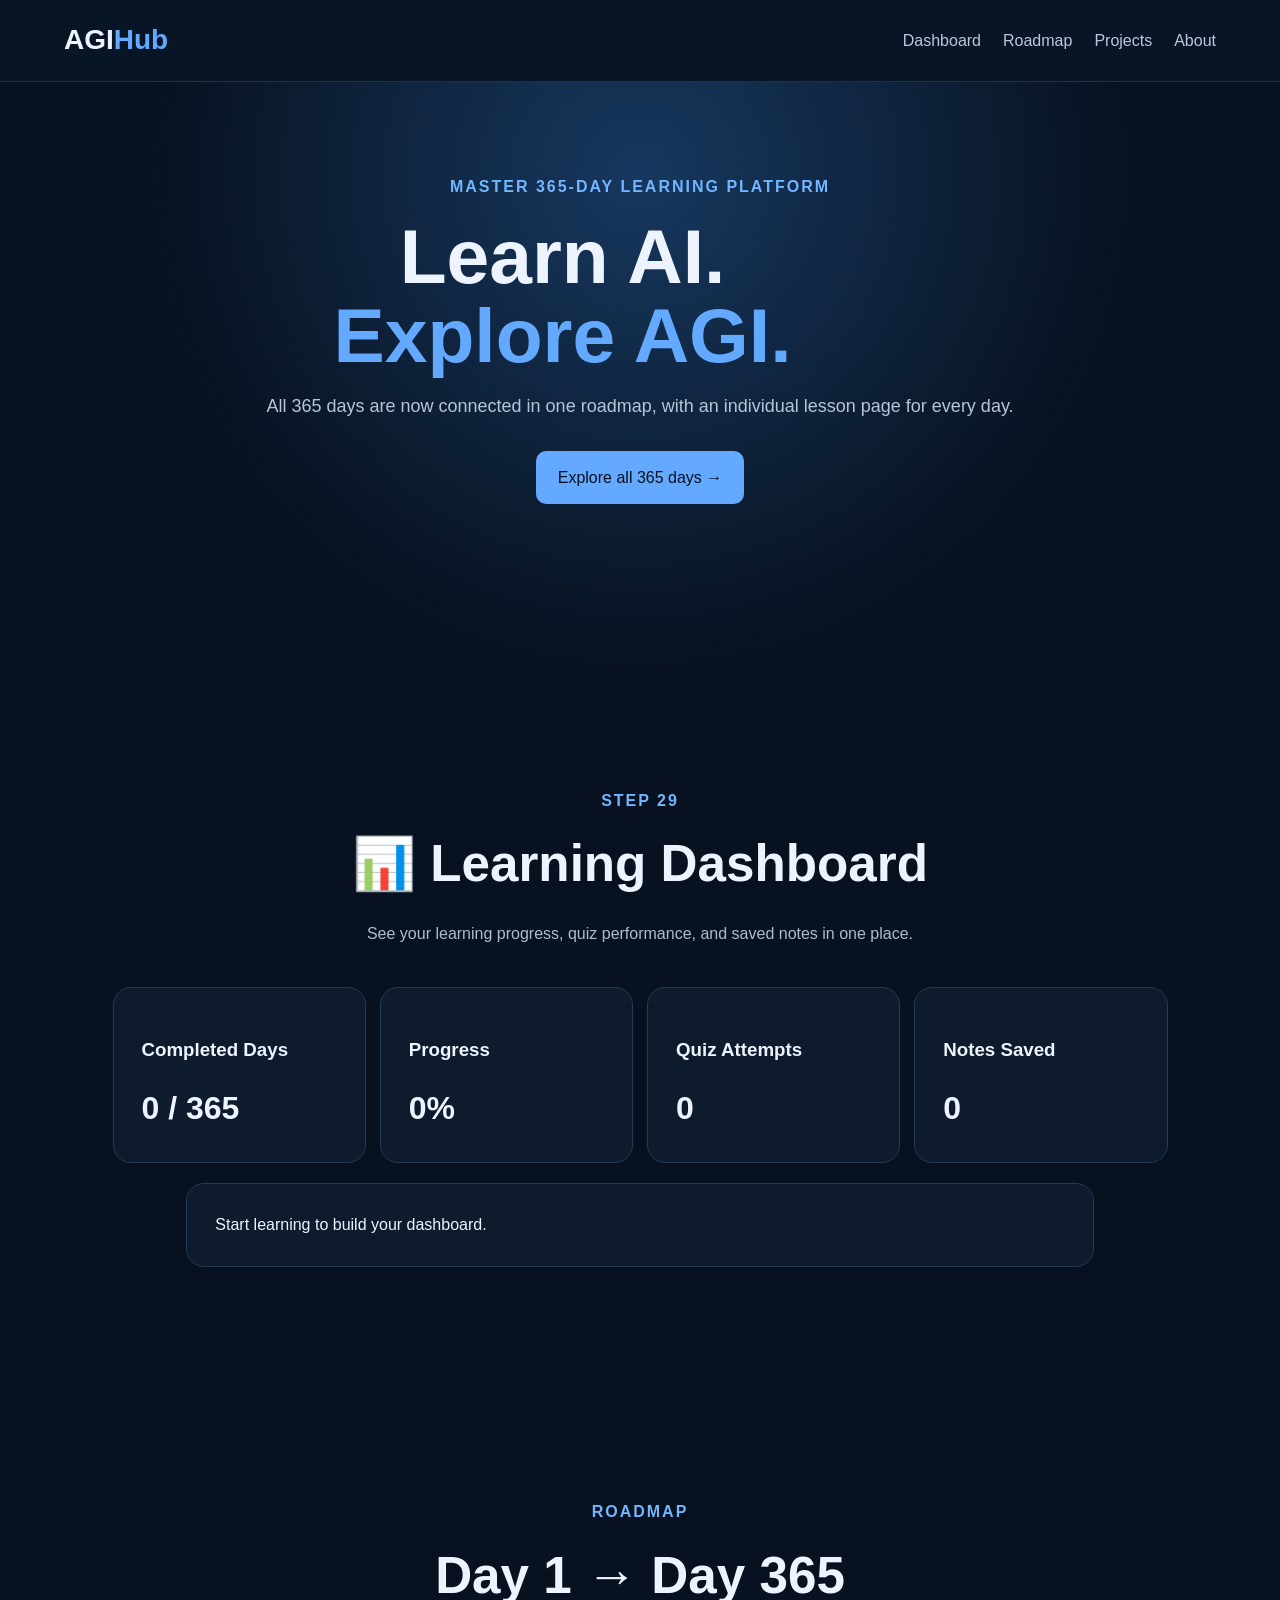
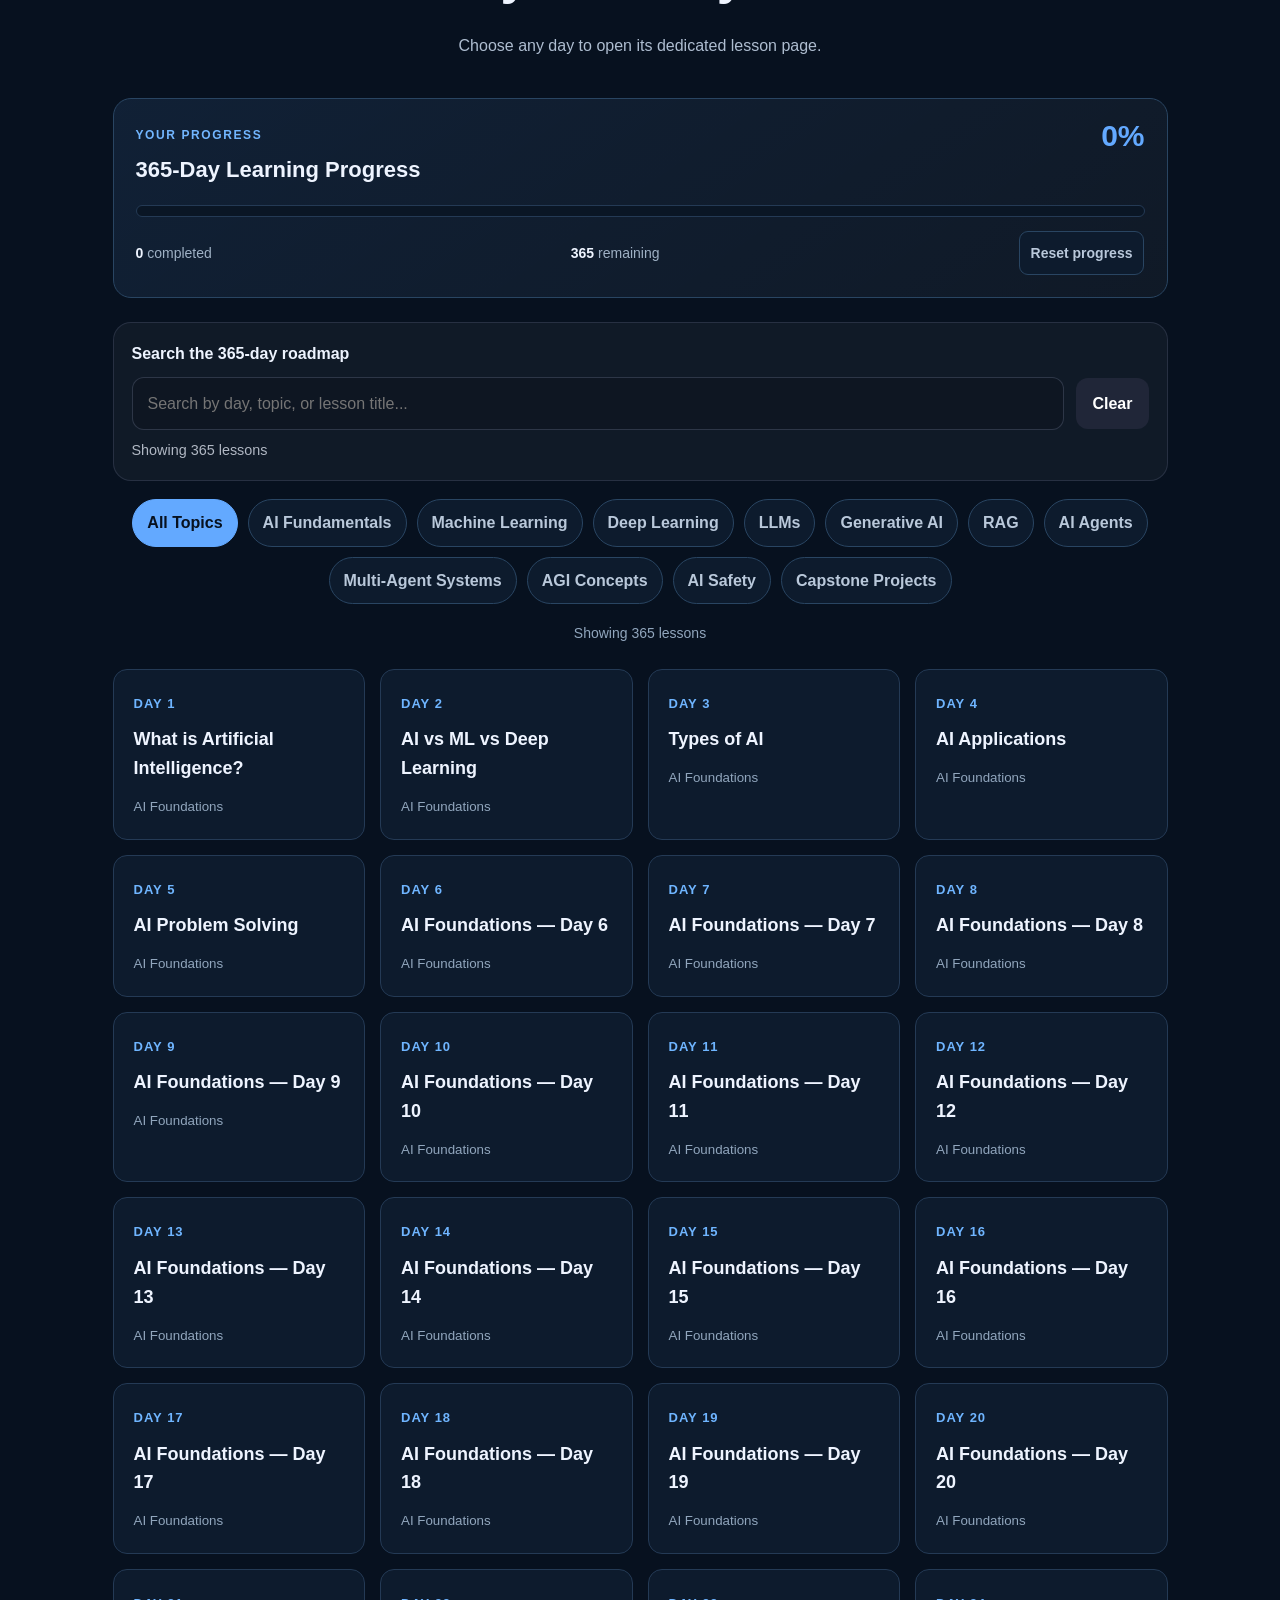
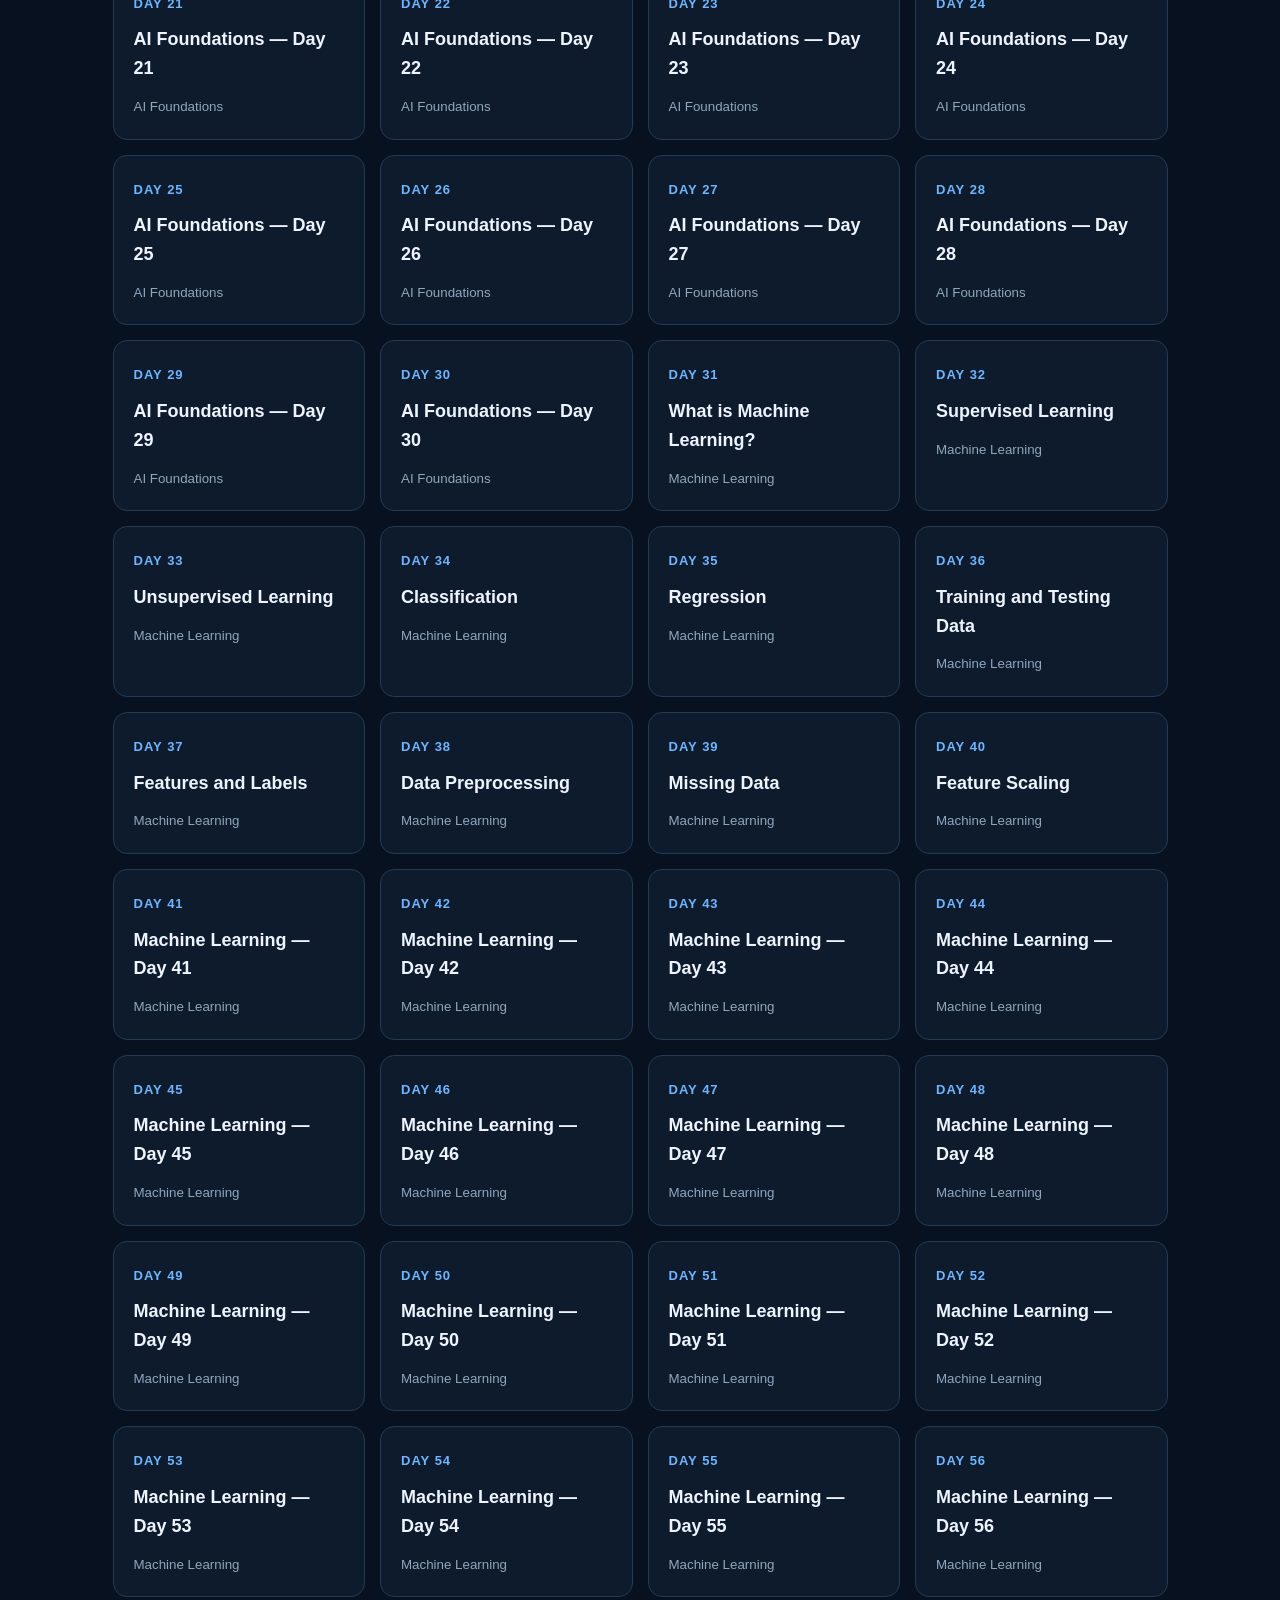
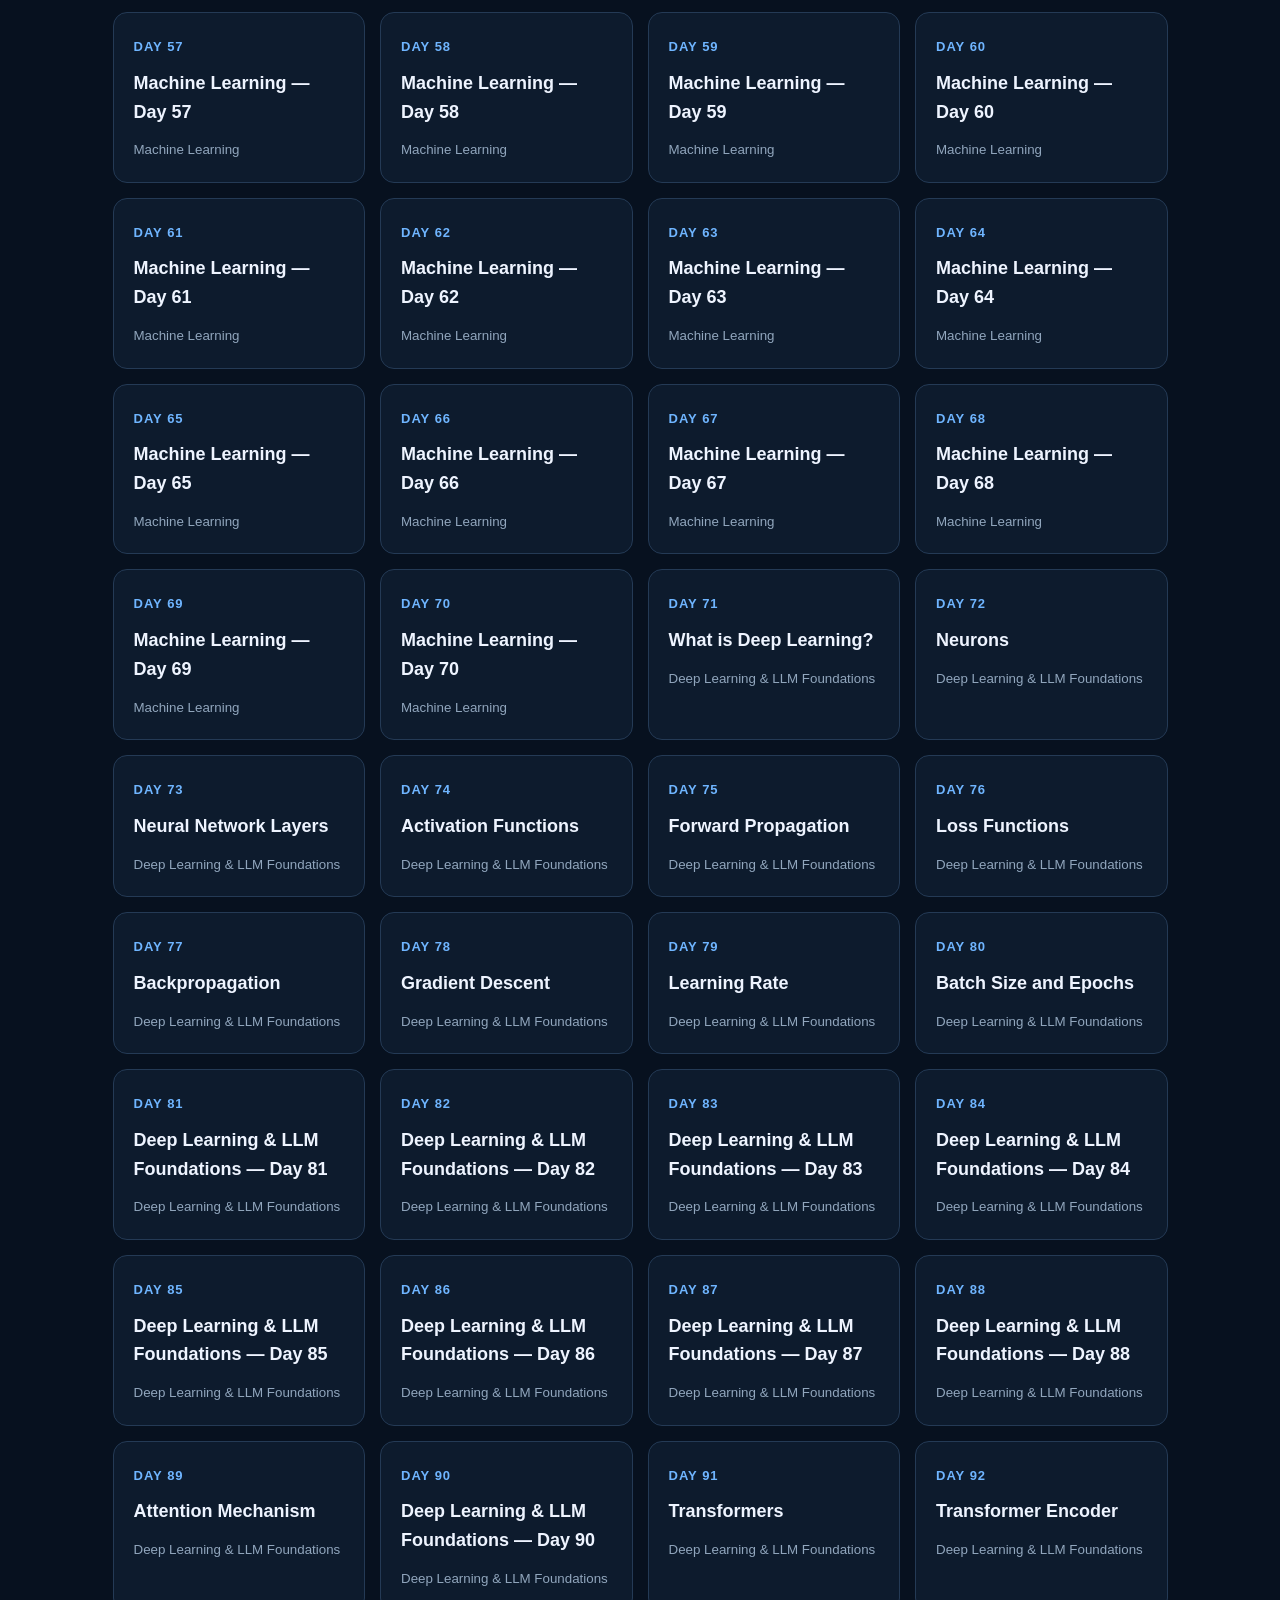
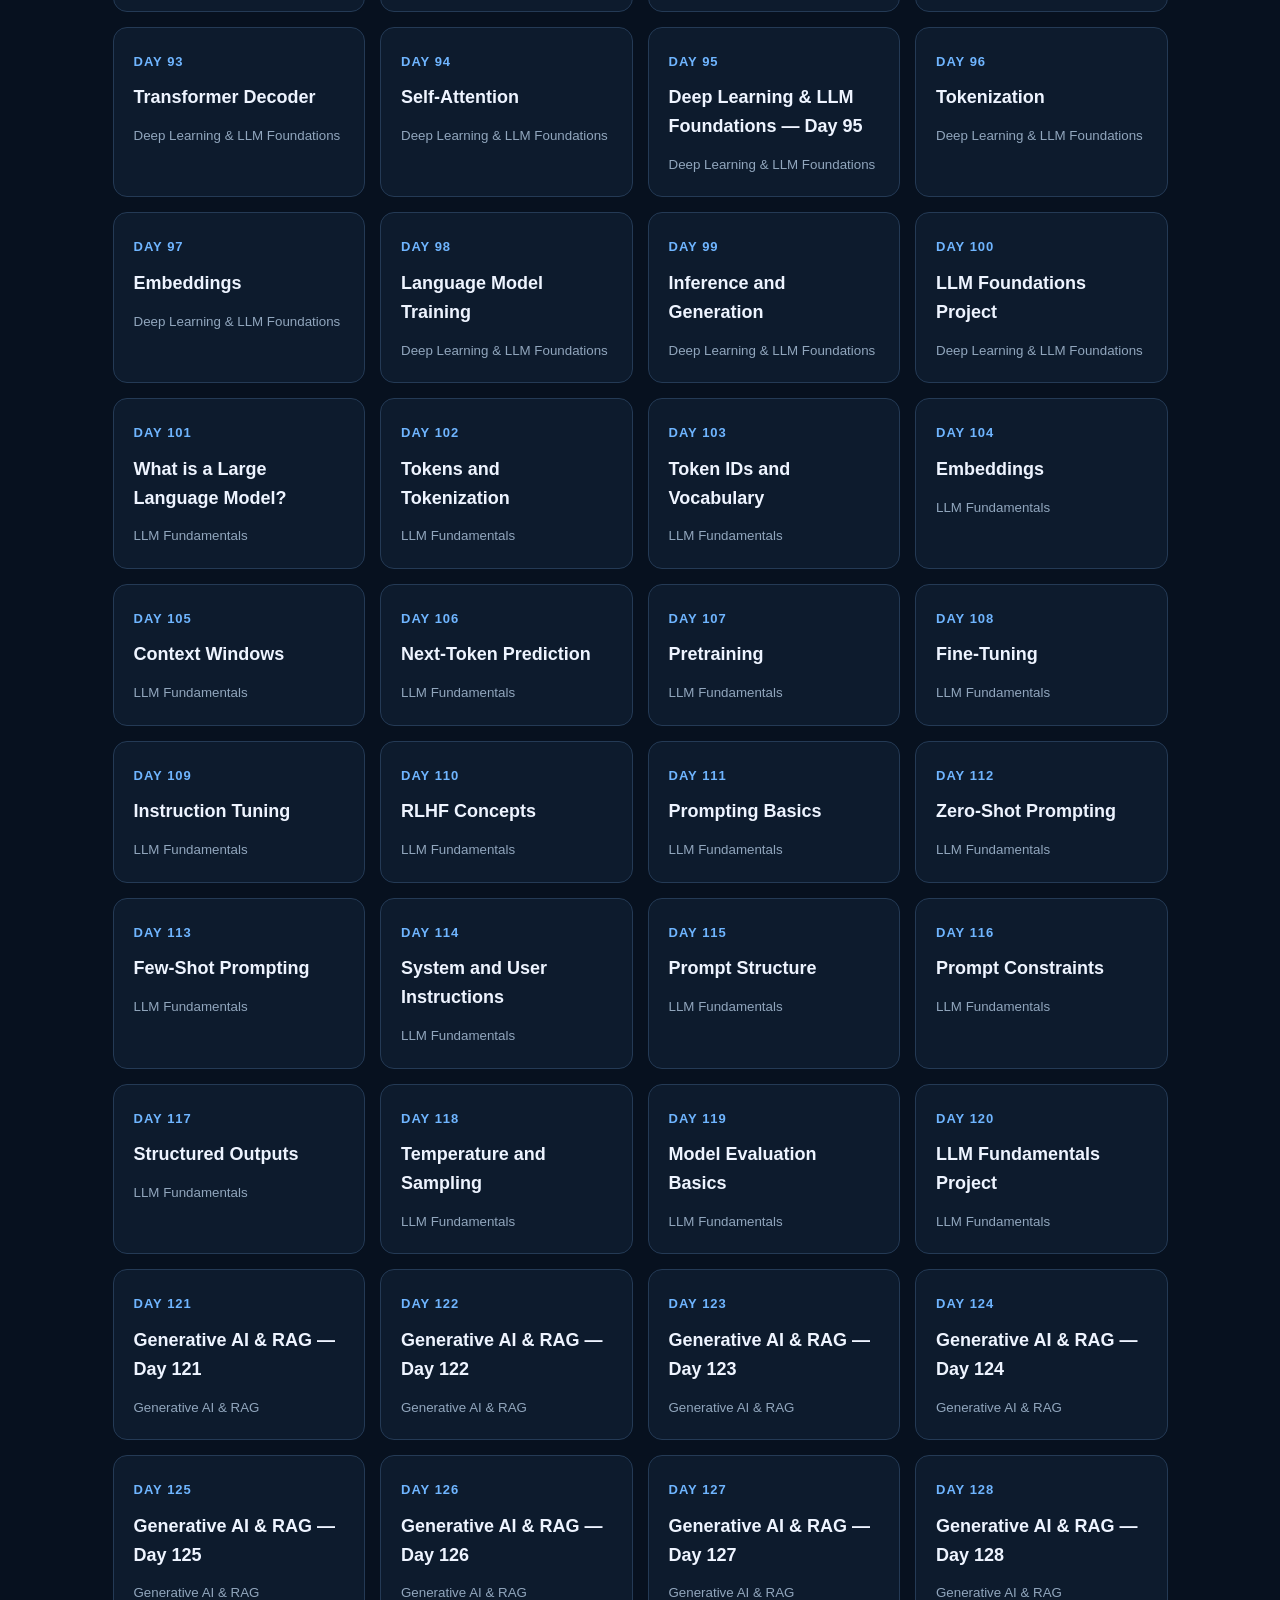
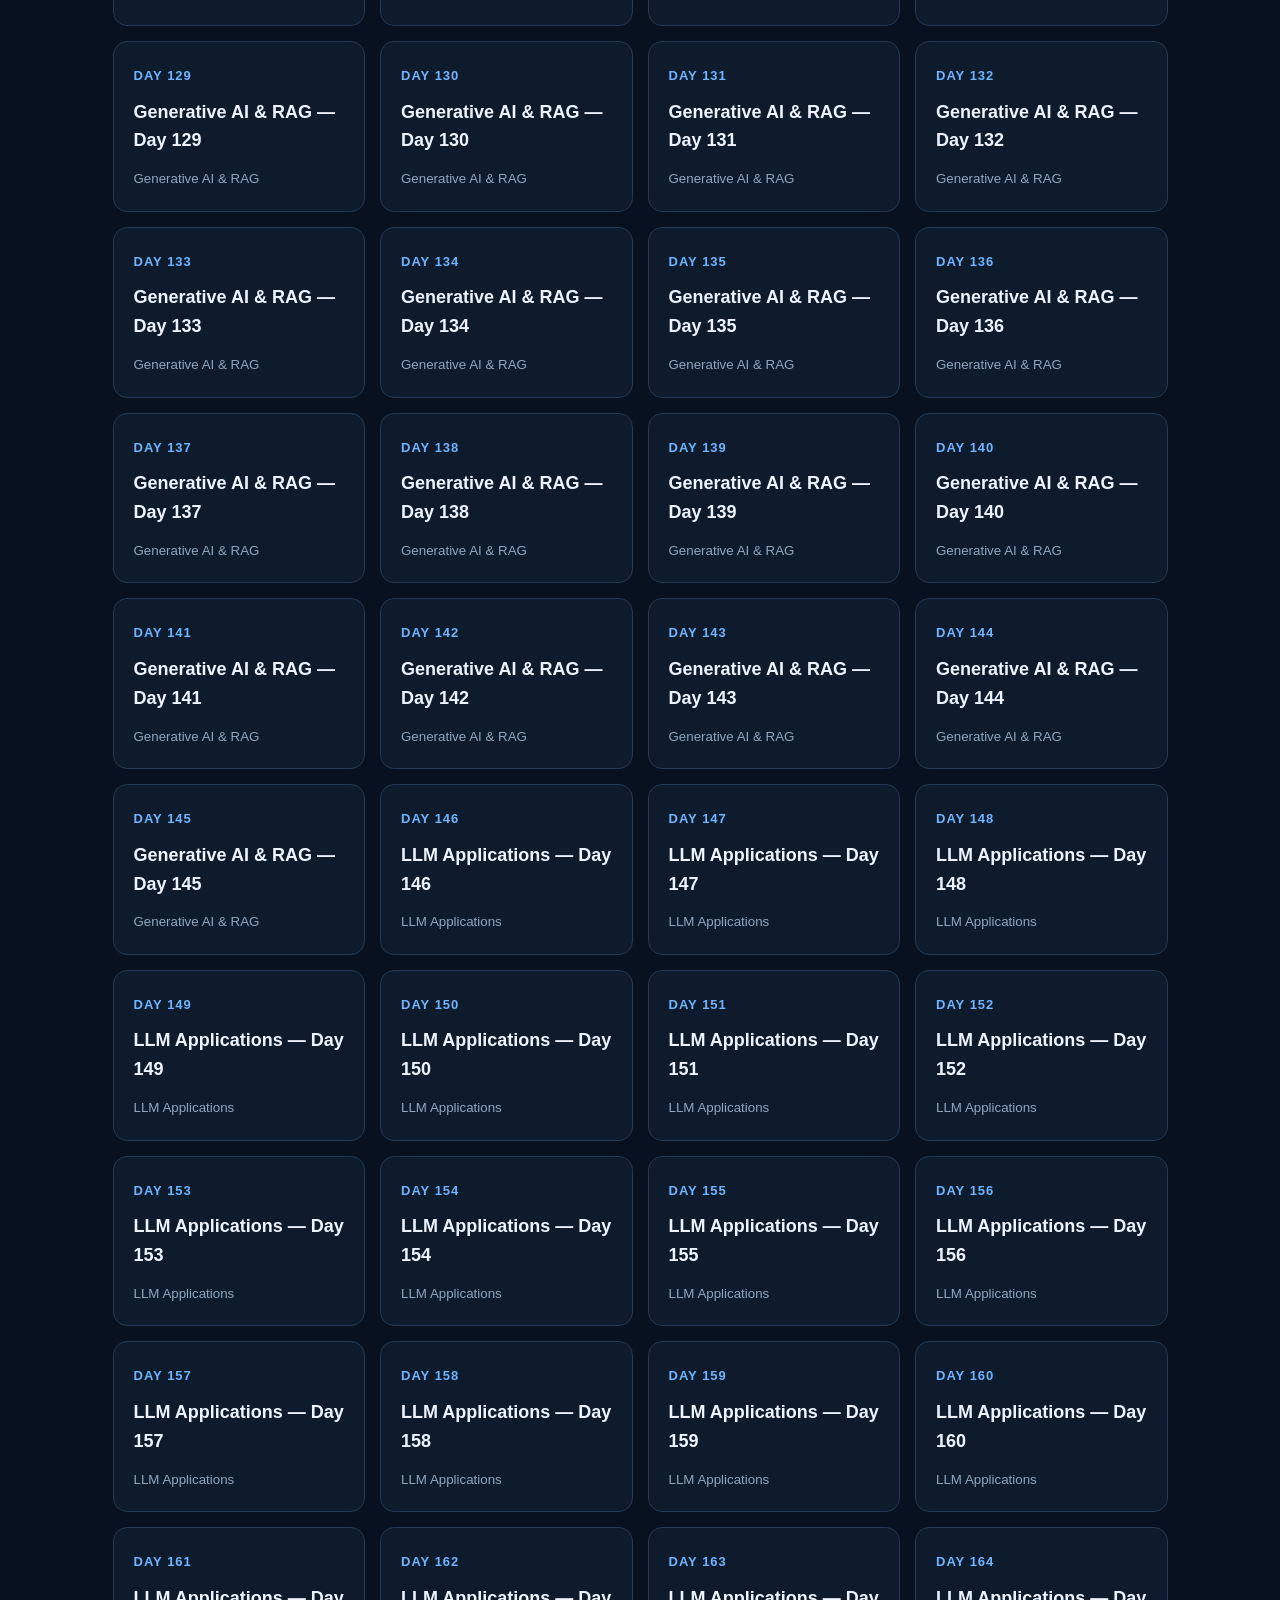
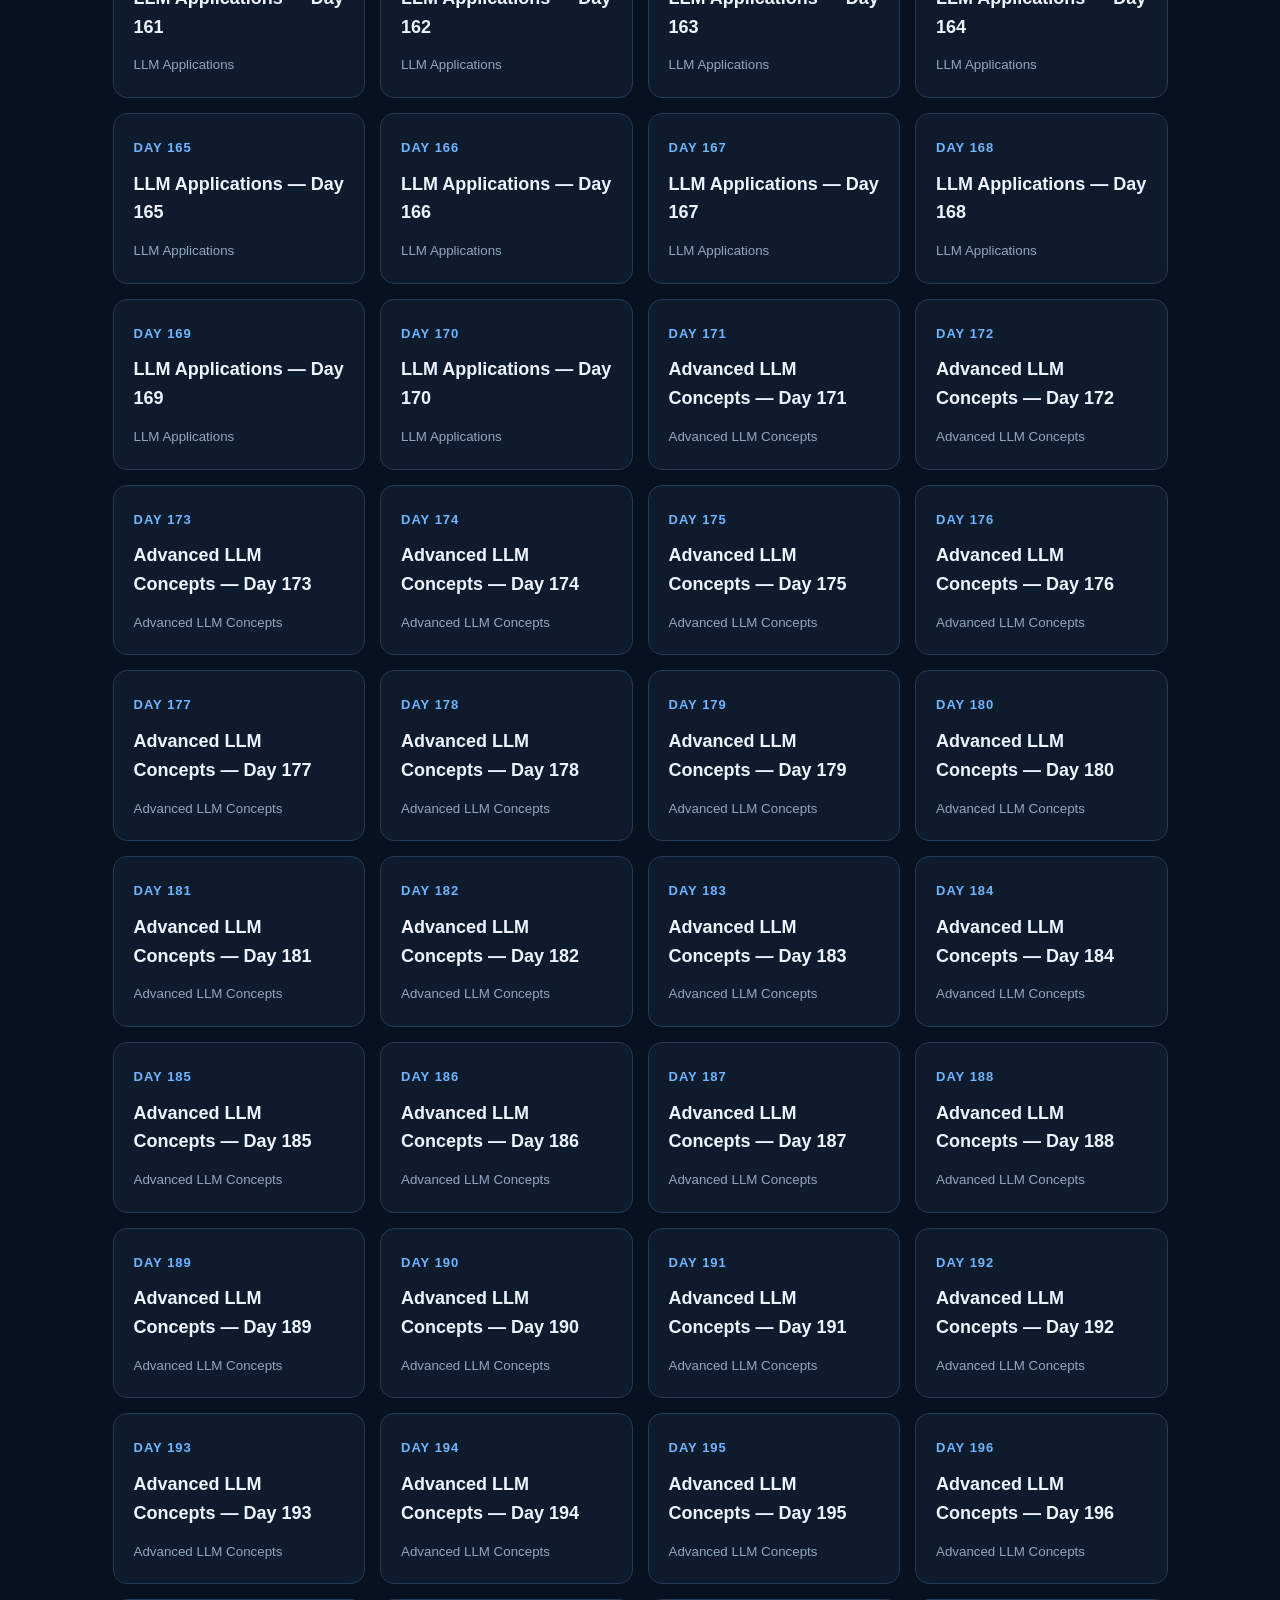
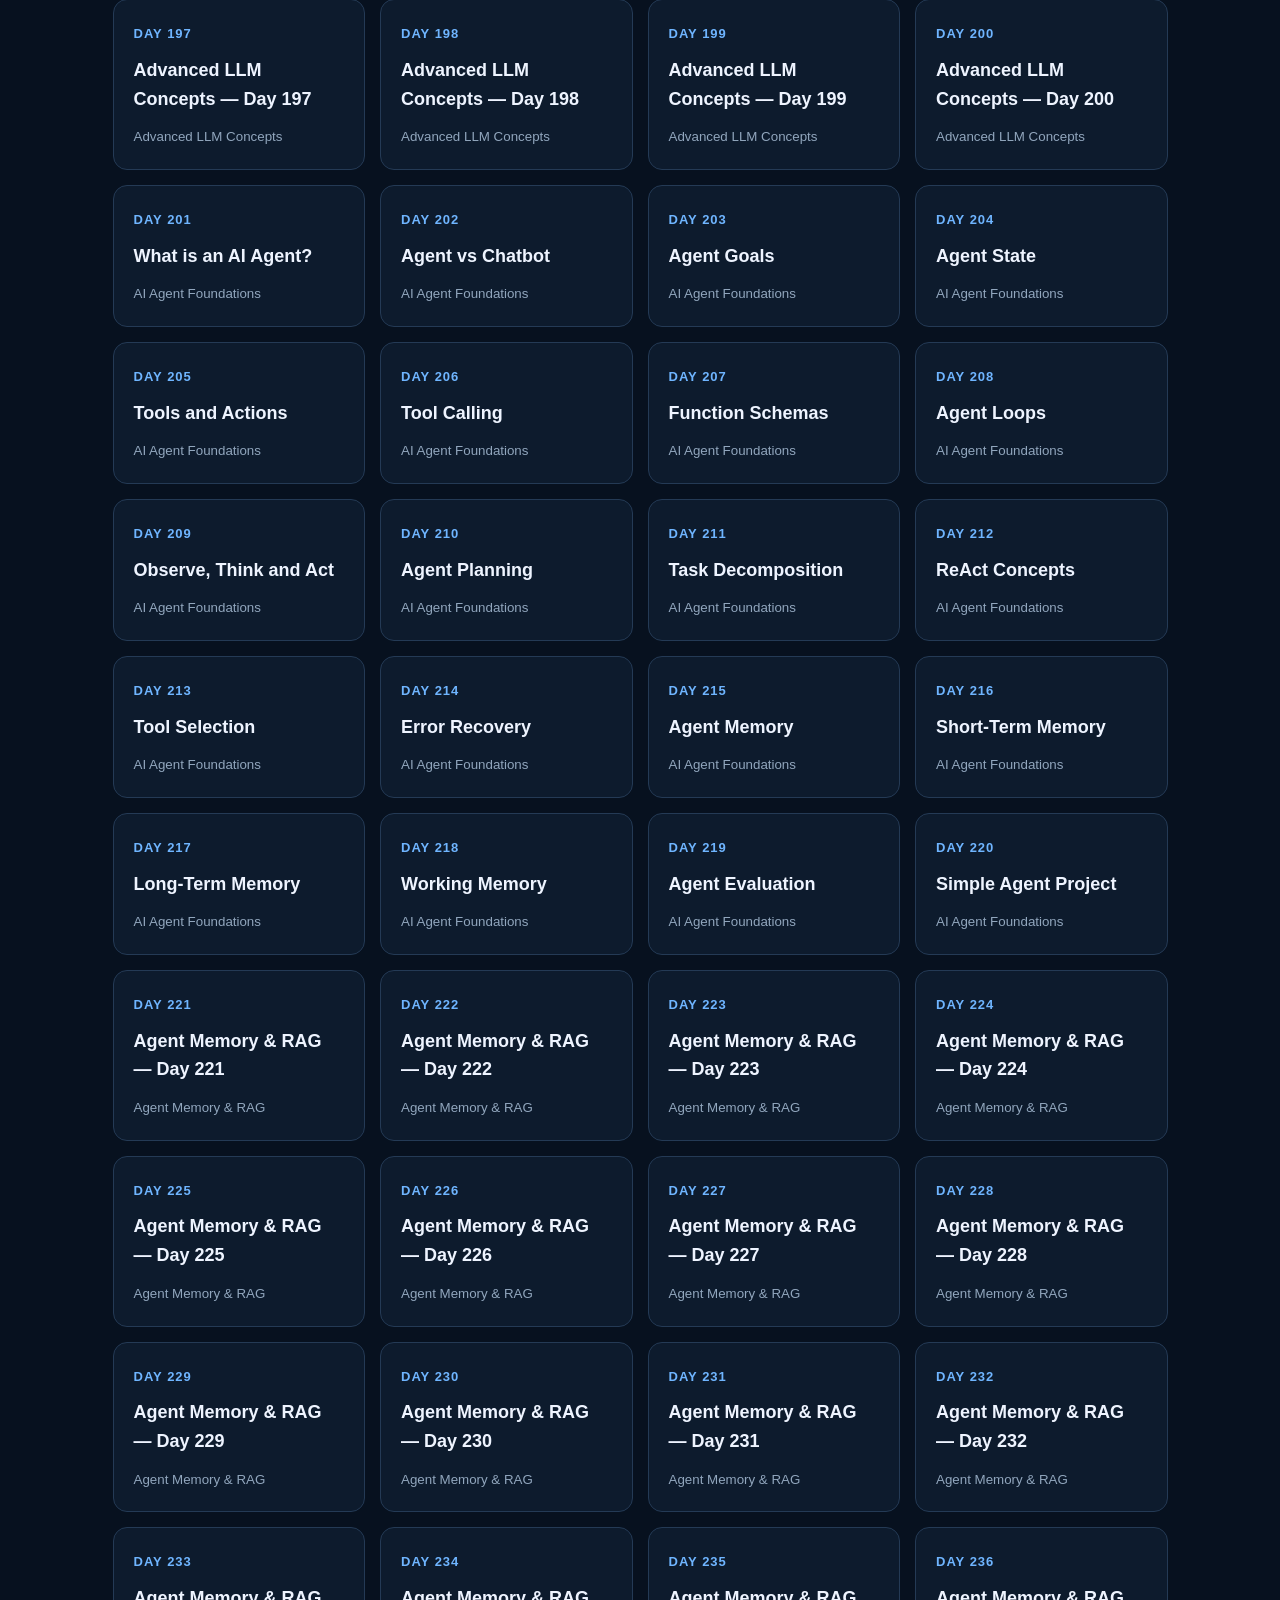
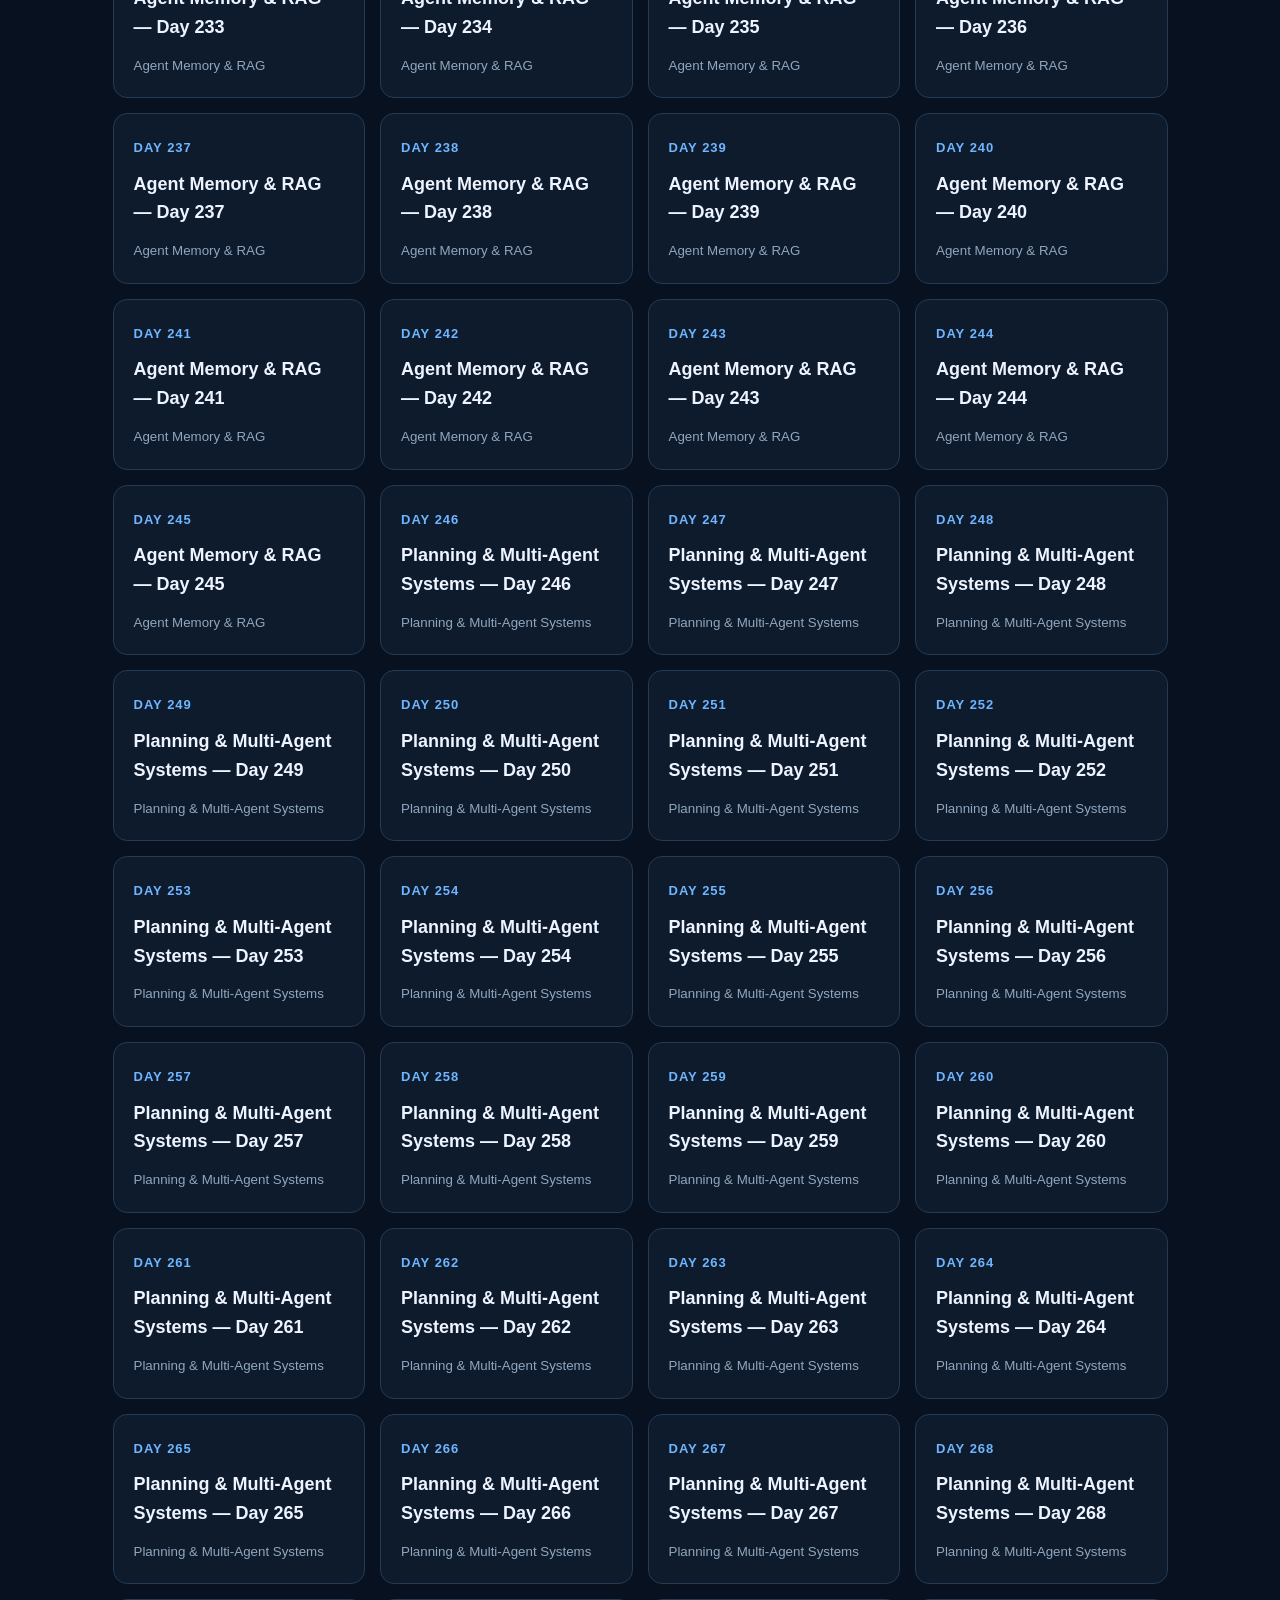
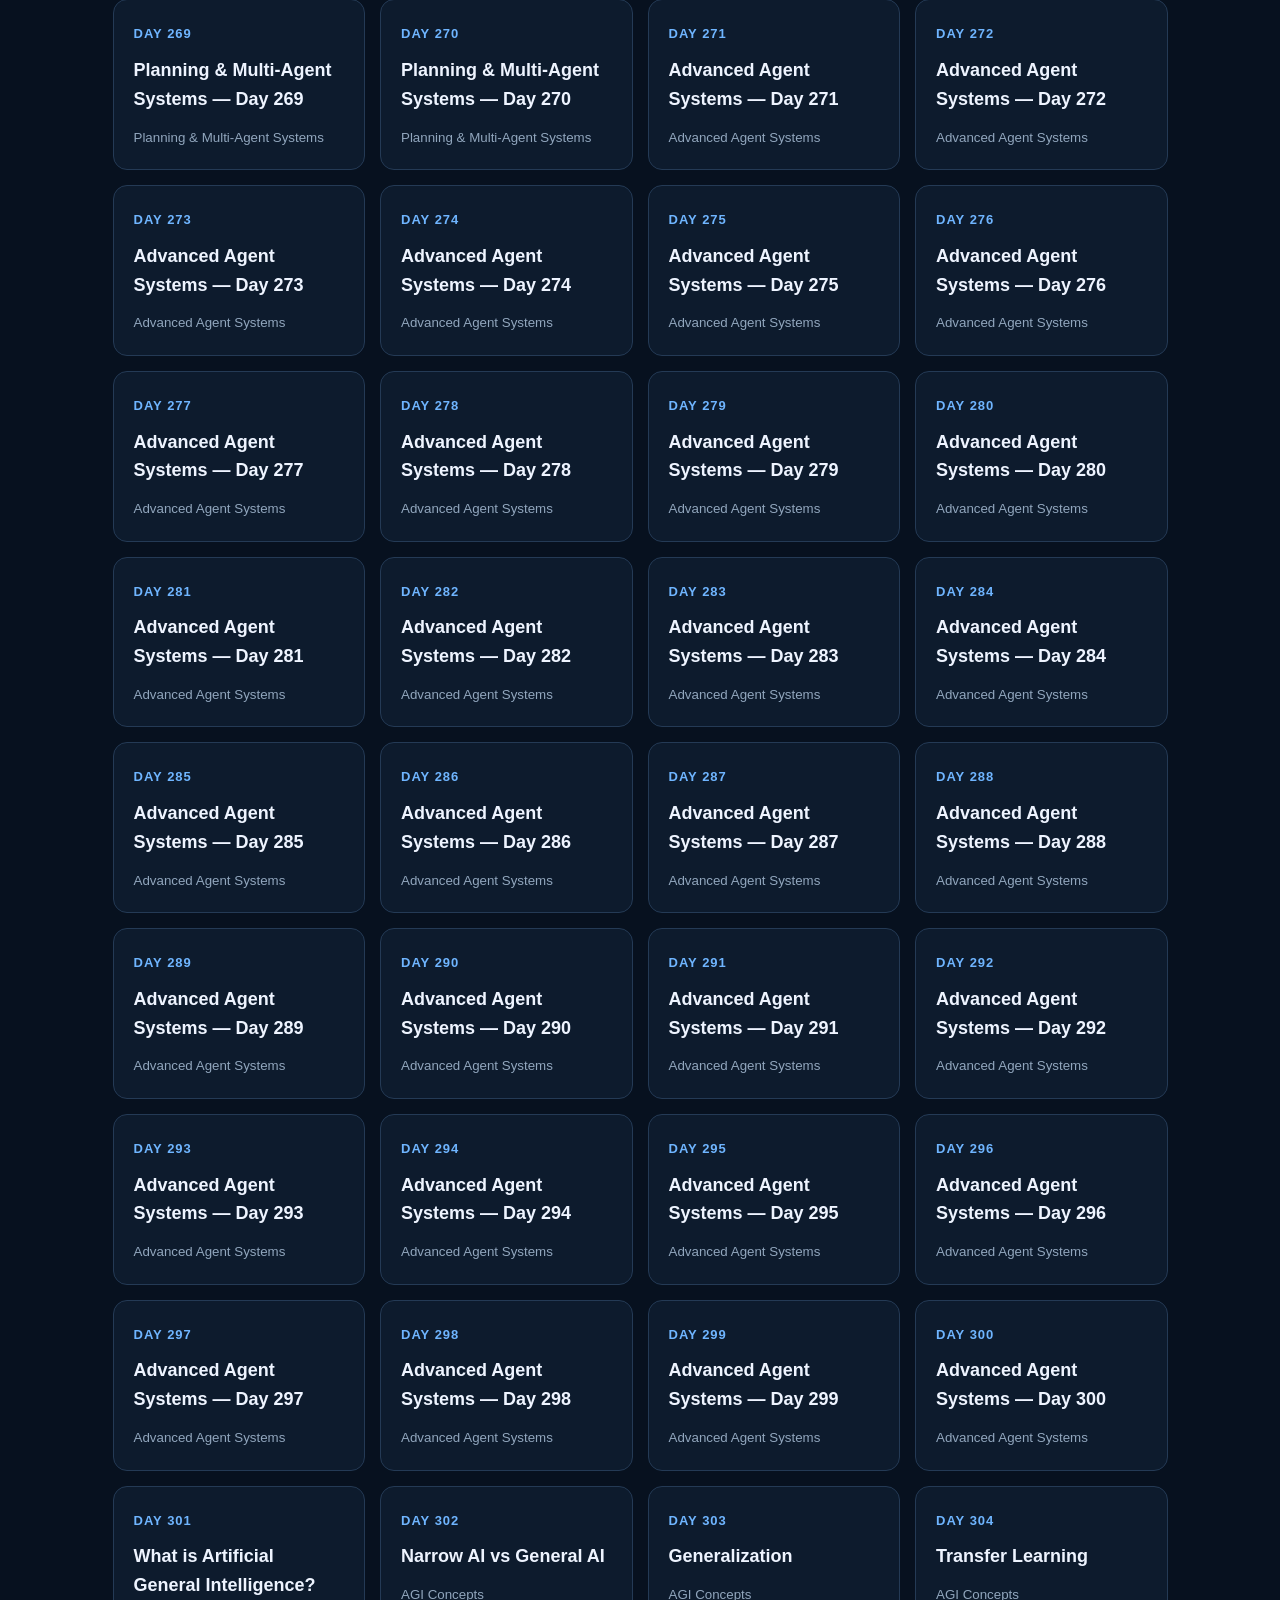
<file: index.html>
<!doctype html>
<html lang="en">
<head>
<meta charset="utf-8">
<meta name="viewport" content="width=device-width, initial-scale=1">
<meta name="description" content="AGI Learning Hub — one 365-day AI learning platform.">
<title>AGI Learning Hub — 365-Day Roadmap</title>
<link rel="stylesheet" href="style.css">
</head>
<body>
<header class="nav">
<a class="brand" href="#top">AGI<span>Hub</span></a>
<button class="menu-toggle" id="menuToggle" type="button" aria-label="Open menu">☰</button><nav id="siteNav"><a href="#dashboard">Dashboard</a><a href="#roadmap">Roadmap</a><a href="projects.html">Projects</a><a href="#about">About</a></nav>
</header>
<main id="top">
<section class="hero">
<span>MASTER 365-DAY LEARNING PLATFORM</span>
<h1>Learn AI.<br><em>Explore AGI.</em></h1>
<p>All 365 days are now connected in one roadmap, with an individual lesson page for every day.</p>
<a class="btn" href="#roadmap">Explore all 365 days →</a>
</section>

<section id="dashboard" class="section dashboard-section">
  <div class="heading"><span>STEP 29</span><h2>📊 Learning Dashboard</h2><p>See your learning progress, quiz performance, and saved notes in one place.</p></div>
  <div class="dashboard-grid">
    <div class="content-card"><h3>Completed Days</h3><strong id="dashCompleted">0 / 365</strong></div>
    <div class="content-card"><h3>Progress</h3><strong id="dashPercent">0%</strong></div>
    <div class="content-card"><h3>Quiz Attempts</h3><strong id="dashAttempts">0</strong></div>
    <div class="content-card"><h3>Notes Saved</h3><strong id="dashNotes">0</strong></div>
  </div>
  <div class="content-card dashboard-summary" id="dashboardSummary">Start learning to build your dashboard.</div>
</section>

<section id="roadmap" class="section">
<div class="heading"><span>ROADMAP</span><h2>Day 1 → Day 365</h2><p>Choose any day to open its dedicated lesson page.</p></div>

<div class="progress-panel" aria-label="Learning progress">
  <div class="progress-head">
    <div><span class="progress-kicker">YOUR PROGRESS</span><h3>365-Day Learning Progress</h3></div>
    <strong id="progressPercent">0%</strong>
  </div>
  <div class="progress-track" aria-hidden="true"><div id="progressBar" class="progress-bar"></div></div>
  <div class="progress-stats">
    <span><b id="completedCount">0</b> completed</span>
    <span><b id="remainingCount">365</b> remaining</span>
    <button id="resetProgress" type="button">Reset progress</button>
  </div>
</div>
<div class="search-panel" aria-label="Search lessons">
  <label for="lessonSearch">Search the 365-day roadmap</label>
  <div class="search-row">
    <input id="lessonSearch" type="search" placeholder="Search by day, topic, or lesson title..." autocomplete="off">
    <button id="clearSearch" type="button">Clear</button>
  </div>
  <div id="searchStatus" class="search-status">Search is ready</div>
</div>
<div class="category-panel" aria-label="Topic categories">
  <button type="button" class="category-btn active" data-category="all">All Topics</button>
  <button type="button" class="category-btn" data-category="AI Foundations">AI Fundamentals</button>
  <button type="button" class="category-btn" data-category="Machine Learning">Machine Learning</button>
  <button type="button" class="category-btn" data-category="Deep Learning">Deep Learning</button>
  <button type="button" class="category-btn" data-category="LLM Fundamentals">LLMs</button>
  <button type="button" class="category-btn" data-category="Generative AI">Generative AI</button>
  <button type="button" class="category-btn" data-category="RAG">RAG</button>
  <button type="button" class="category-btn" data-category="AI Agent Foundations">AI Agents</button>
  <button type="button" class="category-btn" data-category="Multi-Agent Systems">Multi-Agent Systems</button>
  <button type="button" class="category-btn" data-category="AGI Concepts">AGI Concepts</button>
  <button type="button" class="category-btn" data-category="AGI Research &amp; Safety">AI Safety</button>
  <button type="button" class="category-btn" data-category="Final Capstone">Capstone Projects</button>
</div>
<div id="categoryStatus" class="category-status">Showing all 365 lessons</div>

<div class="day-grid"><a class="day-card" href="lessons/day-1.html"><span>DAY 1</span><h3>What is Artificial Intelligence?</h3><small>AI Foundations</small></a><a class="day-card" href="lessons/day-2.html"><span>DAY 2</span><h3>AI vs ML vs Deep Learning</h3><small>AI Foundations</small></a><a class="day-card" href="lessons/day-3.html"><span>DAY 3</span><h3>Types of AI</h3><small>AI Foundations</small></a><a class="day-card" href="lessons/day-4.html"><span>DAY 4</span><h3>AI Applications</h3><small>AI Foundations</small></a><a class="day-card" href="lessons/day-5.html"><span>DAY 5</span><h3>AI Problem Solving</h3><small>AI Foundations</small></a><a class="day-card" href="lessons/day-6.html"><span>DAY 6</span><h3>AI Foundations — Day 6</h3><small>AI Foundations</small></a><a class="day-card" href="lessons/day-7.html"><span>DAY 7</span><h3>AI Foundations — Day 7</h3><small>AI Foundations</small></a><a class="day-card" href="lessons/day-8.html"><span>DAY 8</span><h3>AI Foundations — Day 8</h3><small>AI Foundations</small></a><a class="day-card" href="lessons/day-9.html"><span>DAY 9</span><h3>AI Foundations — Day 9</h3><small>AI Foundations</small></a><a class="day-card" href="lessons/day-10.html"><span>DAY 10</span><h3>AI Foundations — Day 10</h3><small>AI Foundations</small></a><a class="day-card" href="lessons/day-11.html"><span>DAY 11</span><h3>AI Foundations — Day 11</h3><small>AI Foundations</small></a><a class="day-card" href="lessons/day-12.html"><span>DAY 12</span><h3>AI Foundations — Day 12</h3><small>AI Foundations</small></a><a class="day-card" href="lessons/day-13.html"><span>DAY 13</span><h3>AI Foundations — Day 13</h3><small>AI Foundations</small></a><a class="day-card" href="lessons/day-14.html"><span>DAY 14</span><h3>AI Foundations — Day 14</h3><small>AI Foundations</small></a><a class="day-card" href="lessons/day-15.html"><span>DAY 15</span><h3>AI Foundations — Day 15</h3><small>AI Foundations</small></a><a class="day-card" href="lessons/day-16.html"><span>DAY 16</span><h3>AI Foundations — Day 16</h3><small>AI Foundations</small></a><a class="day-card" href="lessons/day-17.html"><span>DAY 17</span><h3>AI Foundations — Day 17</h3><small>AI Foundations</small></a><a class="day-card" href="lessons/day-18.html"><span>DAY 18</span><h3>AI Foundations — Day 18</h3><small>AI Foundations</small></a><a class="day-card" href="lessons/day-19.html"><span>DAY 19</span><h3>AI Foundations — Day 19</h3><small>AI Foundations</small></a><a class="day-card" href="lessons/day-20.html"><span>DAY 20</span><h3>AI Foundations — Day 20</h3><small>AI Foundations</small></a><a class="day-card" href="lessons/day-21.html"><span>DAY 21</span><h3>AI Foundations — Day 21</h3><small>AI Foundations</small></a><a class="day-card" href="lessons/day-22.html"><span>DAY 22</span><h3>AI Foundations — Day 22</h3><small>AI Foundations</small></a><a class="day-card" href="lessons/day-23.html"><span>DAY 23</span><h3>AI Foundations — Day 23</h3><small>AI Foundations</small></a><a class="day-card" href="lessons/day-24.html"><span>DAY 24</span><h3>AI Foundations — Day 24</h3><small>AI Foundations</small></a><a class="day-card" href="lessons/day-25.html"><span>DAY 25</span><h3>AI Foundations — Day 25</h3><small>AI Foundations</small></a><a class="day-card" href="lessons/day-26.html"><span>DAY 26</span><h3>AI Foundations — Day 26</h3><small>AI Foundations</small></a><a class="day-card" href="lessons/day-27.html"><span>DAY 27</span><h3>AI Foundations — Day 27</h3><small>AI Foundations</small></a><a class="day-card" href="lessons/day-28.html"><span>DAY 28</span><h3>AI Foundations — Day 28</h3><small>AI Foundations</small></a><a class="day-card" href="lessons/day-29.html"><span>DAY 29</span><h3>AI Foundations — Day 29</h3><small>AI Foundations</small></a><a class="day-card" href="lessons/day-30.html"><span>DAY 30</span><h3>AI Foundations — Day 30</h3><small>AI Foundations</small></a><a class="day-card" href="lessons/day-31.html"><span>DAY 31</span><h3>What is Machine Learning?</h3><small>Machine Learning</small></a><a class="day-card" href="lessons/day-32.html"><span>DAY 32</span><h3>Supervised Learning</h3><small>Machine Learning</small></a><a class="day-card" href="lessons/day-33.html"><span>DAY 33</span><h3>Unsupervised Learning</h3><small>Machine Learning</small></a><a class="day-card" href="lessons/day-34.html"><span>DAY 34</span><h3>Classification</h3><small>Machine Learning</small></a><a class="day-card" href="lessons/day-35.html"><span>DAY 35</span><h3>Regression</h3><small>Machine Learning</small></a><a class="day-card" href="lessons/day-36.html"><span>DAY 36</span><h3>Training and Testing Data</h3><small>Machine Learning</small></a><a class="day-card" href="lessons/day-37.html"><span>DAY 37</span><h3>Features and Labels</h3><small>Machine Learning</small></a><a class="day-card" href="lessons/day-38.html"><span>DAY 38</span><h3>Data Preprocessing</h3><small>Machine Learning</small></a><a class="day-card" href="lessons/day-39.html"><span>DAY 39</span><h3>Missing Data</h3><small>Machine Learning</small></a><a class="day-card" href="lessons/day-40.html"><span>DAY 40</span><h3>Feature Scaling</h3><small>Machine Learning</small></a><a class="day-card" href="lessons/day-41.html"><span>DAY 41</span><h3>Machine Learning — Day 41</h3><small>Machine Learning</small></a><a class="day-card" href="lessons/day-42.html"><span>DAY 42</span><h3>Machine Learning — Day 42</h3><small>Machine Learning</small></a><a class="day-card" href="lessons/day-43.html"><span>DAY 43</span><h3>Machine Learning — Day 43</h3><small>Machine Learning</small></a><a class="day-card" href="lessons/day-44.html"><span>DAY 44</span><h3>Machine Learning — Day 44</h3><small>Machine Learning</small></a><a class="day-card" href="lessons/day-45.html"><span>DAY 45</span><h3>Machine Learning — Day 45</h3><small>Machine Learning</small></a><a class="day-card" href="lessons/day-46.html"><span>DAY 46</span><h3>Machine Learning — Day 46</h3><small>Machine Learning</small></a><a class="day-card" href="lessons/day-47.html"><span>DAY 47</span><h3>Machine Learning — Day 47</h3><small>Machine Learning</small></a><a class="day-card" href="lessons/day-48.html"><span>DAY 48</span><h3>Machine Learning — Day 48</h3><small>Machine Learning</small></a><a class="day-card" href="lessons/day-49.html"><span>DAY 49</span><h3>Machine Learning — Day 49</h3><small>Machine Learning</small></a><a class="day-card" href="lessons/day-50.html"><span>DAY 50</span><h3>Machine Learning — Day 50</h3><small>Machine Learning</small></a><a class="day-card" href="lessons/day-51.html"><span>DAY 51</span><h3>Machine Learning — Day 51</h3><small>Machine Learning</small></a><a class="day-card" href="lessons/day-52.html"><span>DAY 52</span><h3>Machine Learning — Day 52</h3><small>Machine Learning</small></a><a class="day-card" href="lessons/day-53.html"><span>DAY 53</span><h3>Machine Learning — Day 53</h3><small>Machine Learning</small></a><a class="day-card" href="lessons/day-54.html"><span>DAY 54</span><h3>Machine Learning — Day 54</h3><small>Machine Learning</small></a><a class="day-card" href="lessons/day-55.html"><span>DAY 55</span><h3>Machine Learning — Day 55</h3><small>Machine Learning</small></a><a class="day-card" href="lessons/day-56.html"><span>DAY 56</span><h3>Machine Learning — Day 56</h3><small>Machine Learning</small></a><a class="day-card" href="lessons/day-57.html"><span>DAY 57</span><h3>Machine Learning — Day 57</h3><small>Machine Learning</small></a><a class="day-card" href="lessons/day-58.html"><span>DAY 58</span><h3>Machine Learning — Day 58</h3><small>Machine Learning</small></a><a class="day-card" href="lessons/day-59.html"><span>DAY 59</span><h3>Machine Learning — Day 59</h3><small>Machine Learning</small></a><a class="day-card" href="lessons/day-60.html"><span>DAY 60</span><h3>Machine Learning — Day 60</h3><small>Machine Learning</small></a><a class="day-card" href="lessons/day-61.html"><span>DAY 61</span><h3>Machine Learning — Day 61</h3><small>Machine Learning</small></a><a class="day-card" href="lessons/day-62.html"><span>DAY 62</span><h3>Machine Learning — Day 62</h3><small>Machine Learning</small></a><a class="day-card" href="lessons/day-63.html"><span>DAY 63</span><h3>Machine Learning — Day 63</h3><small>Machine Learning</small></a><a class="day-card" href="lessons/day-64.html"><span>DAY 64</span><h3>Machine Learning — Day 64</h3><small>Machine Learning</small></a><a class="day-card" href="lessons/day-65.html"><span>DAY 65</span><h3>Machine Learning — Day 65</h3><small>Machine Learning</small></a><a class="day-card" href="lessons/day-66.html"><span>DAY 66</span><h3>Machine Learning — Day 66</h3><small>Machine Learning</small></a><a class="day-card" href="lessons/day-67.html"><span>DAY 67</span><h3>Machine Learning — Day 67</h3><small>Machine Learning</small></a><a class="day-card" href="lessons/day-68.html"><span>DAY 68</span><h3>Machine Learning — Day 68</h3><small>Machine Learning</small></a><a class="day-card" href="lessons/day-69.html"><span>DAY 69</span><h3>Machine Learning — Day 69</h3><small>Machine Learning</small></a><a class="day-card" href="lessons/day-70.html"><span>DAY 70</span><h3>Machine Learning — Day 70</h3><small>Machine Learning</small></a><a class="day-card" href="lessons/day-71.html"><span>DAY 71</span><h3>What is Deep Learning?</h3><small>Deep Learning & LLM Foundations</small></a><a class="day-card" href="lessons/day-72.html"><span>DAY 72</span><h3>Neurons</h3><small>Deep Learning & LLM Foundations</small></a><a class="day-card" href="lessons/day-73.html"><span>DAY 73</span><h3>Neural Network Layers</h3><small>Deep Learning & LLM Foundations</small></a><a class="day-card" href="lessons/day-74.html"><span>DAY 74</span><h3>Activation Functions</h3><small>Deep Learning & LLM Foundations</small></a><a class="day-card" href="lessons/day-75.html"><span>DAY 75</span><h3>Forward Propagation</h3><small>Deep Learning & LLM Foundations</small></a><a class="day-card" href="lessons/day-76.html"><span>DAY 76</span><h3>Loss Functions</h3><small>Deep Learning & LLM Foundations</small></a><a class="day-card" href="lessons/day-77.html"><span>DAY 77</span><h3>Backpropagation</h3><small>Deep Learning & LLM Foundations</small></a><a class="day-card" href="lessons/day-78.html"><span>DAY 78</span><h3>Gradient Descent</h3><small>Deep Learning & LLM Foundations</small></a><a class="day-card" href="lessons/day-79.html"><span>DAY 79</span><h3>Learning Rate</h3><small>Deep Learning & LLM Foundations</small></a><a class="day-card" href="lessons/day-80.html"><span>DAY 80</span><h3>Batch Size and Epochs</h3><small>Deep Learning & LLM Foundations</small></a><a class="day-card" href="lessons/day-81.html"><span>DAY 81</span><h3>Deep Learning & LLM Foundations — Day 81</h3><small>Deep Learning & LLM Foundations</small></a><a class="day-card" href="lessons/day-82.html"><span>DAY 82</span><h3>Deep Learning & LLM Foundations — Day 82</h3><small>Deep Learning & LLM Foundations</small></a><a class="day-card" href="lessons/day-83.html"><span>DAY 83</span><h3>Deep Learning & LLM Foundations — Day 83</h3><small>Deep Learning & LLM Foundations</small></a><a class="day-card" href="lessons/day-84.html"><span>DAY 84</span><h3>Deep Learning & LLM Foundations — Day 84</h3><small>Deep Learning & LLM Foundations</small></a><a class="day-card" href="lessons/day-85.html"><span>DAY 85</span><h3>Deep Learning & LLM Foundations — Day 85</h3><small>Deep Learning & LLM Foundations</small></a><a class="day-card" href="lessons/day-86.html"><span>DAY 86</span><h3>Deep Learning & LLM Foundations — Day 86</h3><small>Deep Learning & LLM Foundations</small></a><a class="day-card" href="lessons/day-87.html"><span>DAY 87</span><h3>Deep Learning & LLM Foundations — Day 87</h3><small>Deep Learning & LLM Foundations</small></a><a class="day-card" href="lessons/day-88.html"><span>DAY 88</span><h3>Deep Learning & LLM Foundations — Day 88</h3><small>Deep Learning & LLM Foundations</small></a><a class="day-card" href="lessons/day-89.html"><span>DAY 89</span><h3>Attention Mechanism</h3><small>Deep Learning & LLM Foundations</small></a><a class="day-card" href="lessons/day-90.html"><span>DAY 90</span><h3>Deep Learning & LLM Foundations — Day 90</h3><small>Deep Learning & LLM Foundations</small></a><a class="day-card" href="lessons/day-91.html"><span>DAY 91</span><h3>Transformers</h3><small>Deep Learning & LLM Foundations</small></a><a class="day-card" href="lessons/day-92.html"><span>DAY 92</span><h3>Transformer Encoder</h3><small>Deep Learning & LLM Foundations</small></a><a class="day-card" href="lessons/day-93.html"><span>DAY 93</span><h3>Transformer Decoder</h3><small>Deep Learning & LLM Foundations</small></a><a class="day-card" href="lessons/day-94.html"><span>DAY 94</span><h3>Self-Attention</h3><small>Deep Learning & LLM Foundations</small></a><a class="day-card" href="lessons/day-95.html"><span>DAY 95</span><h3>Deep Learning & LLM Foundations — Day 95</h3><small>Deep Learning & LLM Foundations</small></a><a class="day-card" href="lessons/day-96.html"><span>DAY 96</span><h3>Tokenization</h3><small>Deep Learning & LLM Foundations</small></a><a class="day-card" href="lessons/day-97.html"><span>DAY 97</span><h3>Embeddings</h3><small>Deep Learning & LLM Foundations</small></a><a class="day-card" href="lessons/day-98.html"><span>DAY 98</span><h3>Language Model Training</h3><small>Deep Learning & LLM Foundations</small></a><a class="day-card" href="lessons/day-99.html"><span>DAY 99</span><h3>Inference and Generation</h3><small>Deep Learning & LLM Foundations</small></a><a class="day-card" href="lessons/day-100.html"><span>DAY 100</span><h3>LLM Foundations Project</h3><small>Deep Learning & LLM Foundations</small></a><a class="day-card" href="lessons/day-101.html"><span>DAY 101</span><h3>What is a Large Language Model?</h3><small>LLM Fundamentals</small></a><a class="day-card" href="lessons/day-102.html"><span>DAY 102</span><h3>Tokens and Tokenization</h3><small>LLM Fundamentals</small></a><a class="day-card" href="lessons/day-103.html"><span>DAY 103</span><h3>Token IDs and Vocabulary</h3><small>LLM Fundamentals</small></a><a class="day-card" href="lessons/day-104.html"><span>DAY 104</span><h3>Embeddings</h3><small>LLM Fundamentals</small></a><a class="day-card" href="lessons/day-105.html"><span>DAY 105</span><h3>Context Windows</h3><small>LLM Fundamentals</small></a><a class="day-card" href="lessons/day-106.html"><span>DAY 106</span><h3>Next-Token Prediction</h3><small>LLM Fundamentals</small></a><a class="day-card" href="lessons/day-107.html"><span>DAY 107</span><h3>Pretraining</h3><small>LLM Fundamentals</small></a><a class="day-card" href="lessons/day-108.html"><span>DAY 108</span><h3>Fine-Tuning</h3><small>LLM Fundamentals</small></a><a class="day-card" href="lessons/day-109.html"><span>DAY 109</span><h3>Instruction Tuning</h3><small>LLM Fundamentals</small></a><a class="day-card" href="lessons/day-110.html"><span>DAY 110</span><h3>RLHF Concepts</h3><small>LLM Fundamentals</small></a><a class="day-card" href="lessons/day-111.html"><span>DAY 111</span><h3>Prompting Basics</h3><small>LLM Fundamentals</small></a><a class="day-card" href="lessons/day-112.html"><span>DAY 112</span><h3>Zero-Shot Prompting</h3><small>LLM Fundamentals</small></a><a class="day-card" href="lessons/day-113.html"><span>DAY 113</span><h3>Few-Shot Prompting</h3><small>LLM Fundamentals</small></a><a class="day-card" href="lessons/day-114.html"><span>DAY 114</span><h3>System and User Instructions</h3><small>LLM Fundamentals</small></a><a class="day-card" href="lessons/day-115.html"><span>DAY 115</span><h3>Prompt Structure</h3><small>LLM Fundamentals</small></a><a class="day-card" href="lessons/day-116.html"><span>DAY 116</span><h3>Prompt Constraints</h3><small>LLM Fundamentals</small></a><a class="day-card" href="lessons/day-117.html"><span>DAY 117</span><h3>Structured Outputs</h3><small>LLM Fundamentals</small></a><a class="day-card" href="lessons/day-118.html"><span>DAY 118</span><h3>Temperature and Sampling</h3><small>LLM Fundamentals</small></a><a class="day-card" href="lessons/day-119.html"><span>DAY 119</span><h3>Model Evaluation Basics</h3><small>LLM Fundamentals</small></a><a class="day-card" href="lessons/day-120.html"><span>DAY 120</span><h3>LLM Fundamentals Project</h3><small>LLM Fundamentals</small></a><a class="day-card" href="lessons/day-121.html"><span>DAY 121</span><h3>Generative AI & RAG — Day 121</h3><small>Generative AI & RAG</small></a><a class="day-card" href="lessons/day-122.html"><span>DAY 122</span><h3>Generative AI & RAG — Day 122</h3><small>Generative AI & RAG</small></a><a class="day-card" href="lessons/day-123.html"><span>DAY 123</span><h3>Generative AI & RAG — Day 123</h3><small>Generative AI & RAG</small></a><a class="day-card" href="lessons/day-124.html"><span>DAY 124</span><h3>Generative AI & RAG — Day 124</h3><small>Generative AI & RAG</small></a><a class="day-card" href="lessons/day-125.html"><span>DAY 125</span><h3>Generative AI & RAG — Day 125</h3><small>Generative AI & RAG</small></a><a class="day-card" href="lessons/day-126.html"><span>DAY 126</span><h3>Generative AI & RAG — Day 126</h3><small>Generative AI & RAG</small></a><a class="day-card" href="lessons/day-127.html"><span>DAY 127</span><h3>Generative AI & RAG — Day 127</h3><small>Generative AI & RAG</small></a><a class="day-card" href="lessons/day-128.html"><span>DAY 128</span><h3>Generative AI & RAG — Day 128</h3><small>Generative AI & RAG</small></a><a class="day-card" href="lessons/day-129.html"><span>DAY 129</span><h3>Generative AI & RAG — Day 129</h3><small>Generative AI & RAG</small></a><a class="day-card" href="lessons/day-130.html"><span>DAY 130</span><h3>Generative AI & RAG — Day 130</h3><small>Generative AI & RAG</small></a><a class="day-card" href="lessons/day-131.html"><span>DAY 131</span><h3>Generative AI & RAG — Day 131</h3><small>Generative AI & RAG</small></a><a class="day-card" href="lessons/day-132.html"><span>DAY 132</span><h3>Generative AI & RAG — Day 132</h3><small>Generative AI & RAG</small></a><a class="day-card" href="lessons/day-133.html"><span>DAY 133</span><h3>Generative AI & RAG — Day 133</h3><small>Generative AI & RAG</small></a><a class="day-card" href="lessons/day-134.html"><span>DAY 134</span><h3>Generative AI & RAG — Day 134</h3><small>Generative AI & RAG</small></a><a class="day-card" href="lessons/day-135.html"><span>DAY 135</span><h3>Generative AI & RAG — Day 135</h3><small>Generative AI & RAG</small></a><a class="day-card" href="lessons/day-136.html"><span>DAY 136</span><h3>Generative AI & RAG — Day 136</h3><small>Generative AI & RAG</small></a><a class="day-card" href="lessons/day-137.html"><span>DAY 137</span><h3>Generative AI & RAG — Day 137</h3><small>Generative AI & RAG</small></a><a class="day-card" href="lessons/day-138.html"><span>DAY 138</span><h3>Generative AI & RAG — Day 138</h3><small>Generative AI & RAG</small></a><a class="day-card" href="lessons/day-139.html"><span>DAY 139</span><h3>Generative AI & RAG — Day 139</h3><small>Generative AI & RAG</small></a><a class="day-card" href="lessons/day-140.html"><span>DAY 140</span><h3>Generative AI & RAG — Day 140</h3><small>Generative AI & RAG</small></a><a class="day-card" href="lessons/day-141.html"><span>DAY 141</span><h3>Generative AI & RAG — Day 141</h3><small>Generative AI & RAG</small></a><a class="day-card" href="lessons/day-142.html"><span>DAY 142</span><h3>Generative AI & RAG — Day 142</h3><small>Generative AI & RAG</small></a><a class="day-card" href="lessons/day-143.html"><span>DAY 143</span><h3>Generative AI & RAG — Day 143</h3><small>Generative AI & RAG</small></a><a class="day-card" href="lessons/day-144.html"><span>DAY 144</span><h3>Generative AI & RAG — Day 144</h3><small>Generative AI & RAG</small></a><a class="day-card" href="lessons/day-145.html"><span>DAY 145</span><h3>Generative AI & RAG — Day 145</h3><small>Generative AI & RAG</small></a><a class="day-card" href="lessons/day-146.html"><span>DAY 146</span><h3>LLM Applications — Day 146</h3><small>LLM Applications</small></a><a class="day-card" href="lessons/day-147.html"><span>DAY 147</span><h3>LLM Applications — Day 147</h3><small>LLM Applications</small></a><a class="day-card" href="lessons/day-148.html"><span>DAY 148</span><h3>LLM Applications — Day 148</h3><small>LLM Applications</small></a><a class="day-card" href="lessons/day-149.html"><span>DAY 149</span><h3>LLM Applications — Day 149</h3><small>LLM Applications</small></a><a class="day-card" href="lessons/day-150.html"><span>DAY 150</span><h3>LLM Applications — Day 150</h3><small>LLM Applications</small></a><a class="day-card" href="lessons/day-151.html"><span>DAY 151</span><h3>LLM Applications — Day 151</h3><small>LLM Applications</small></a><a class="day-card" href="lessons/day-152.html"><span>DAY 152</span><h3>LLM Applications — Day 152</h3><small>LLM Applications</small></a><a class="day-card" href="lessons/day-153.html"><span>DAY 153</span><h3>LLM Applications — Day 153</h3><small>LLM Applications</small></a><a class="day-card" href="lessons/day-154.html"><span>DAY 154</span><h3>LLM Applications — Day 154</h3><small>LLM Applications</small></a><a class="day-card" href="lessons/day-155.html"><span>DAY 155</span><h3>LLM Applications — Day 155</h3><small>LLM Applications</small></a><a class="day-card" href="lessons/day-156.html"><span>DAY 156</span><h3>LLM Applications — Day 156</h3><small>LLM Applications</small></a><a class="day-card" href="lessons/day-157.html"><span>DAY 157</span><h3>LLM Applications — Day 157</h3><small>LLM Applications</small></a><a class="day-card" href="lessons/day-158.html"><span>DAY 158</span><h3>LLM Applications — Day 158</h3><small>LLM Applications</small></a><a class="day-card" href="lessons/day-159.html"><span>DAY 159</span><h3>LLM Applications — Day 159</h3><small>LLM Applications</small></a><a class="day-card" href="lessons/day-160.html"><span>DAY 160</span><h3>LLM Applications — Day 160</h3><small>LLM Applications</small></a><a class="day-card" href="lessons/day-161.html"><span>DAY 161</span><h3>LLM Applications — Day 161</h3><small>LLM Applications</small></a><a class="day-card" href="lessons/day-162.html"><span>DAY 162</span><h3>LLM Applications — Day 162</h3><small>LLM Applications</small></a><a class="day-card" href="lessons/day-163.html"><span>DAY 163</span><h3>LLM Applications — Day 163</h3><small>LLM Applications</small></a><a class="day-card" href="lessons/day-164.html"><span>DAY 164</span><h3>LLM Applications — Day 164</h3><small>LLM Applications</small></a><a class="day-card" href="lessons/day-165.html"><span>DAY 165</span><h3>LLM Applications — Day 165</h3><small>LLM Applications</small></a><a class="day-card" href="lessons/day-166.html"><span>DAY 166</span><h3>LLM Applications — Day 166</h3><small>LLM Applications</small></a><a class="day-card" href="lessons/day-167.html"><span>DAY 167</span><h3>LLM Applications — Day 167</h3><small>LLM Applications</small></a><a class="day-card" href="lessons/day-168.html"><span>DAY 168</span><h3>LLM Applications — Day 168</h3><small>LLM Applications</small></a><a class="day-card" href="lessons/day-169.html"><span>DAY 169</span><h3>LLM Applications — Day 169</h3><small>LLM Applications</small></a><a class="day-card" href="lessons/day-170.html"><span>DAY 170</span><h3>LLM Applications — Day 170</h3><small>LLM Applications</small></a><a class="day-card" href="lessons/day-171.html"><span>DAY 171</span><h3>Advanced LLM Concepts — Day 171</h3><small>Advanced LLM Concepts</small></a><a class="day-card" href="lessons/day-172.html"><span>DAY 172</span><h3>Advanced LLM Concepts — Day 172</h3><small>Advanced LLM Concepts</small></a><a class="day-card" href="lessons/day-173.html"><span>DAY 173</span><h3>Advanced LLM Concepts — Day 173</h3><small>Advanced LLM Concepts</small></a><a class="day-card" href="lessons/day-174.html"><span>DAY 174</span><h3>Advanced LLM Concepts — Day 174</h3><small>Advanced LLM Concepts</small></a><a class="day-card" href="lessons/day-175.html"><span>DAY 175</span><h3>Advanced LLM Concepts — Day 175</h3><small>Advanced LLM Concepts</small></a><a class="day-card" href="lessons/day-176.html"><span>DAY 176</span><h3>Advanced LLM Concepts — Day 176</h3><small>Advanced LLM Concepts</small></a><a class="day-card" href="lessons/day-177.html"><span>DAY 177</span><h3>Advanced LLM Concepts — Day 177</h3><small>Advanced LLM Concepts</small></a><a class="day-card" href="lessons/day-178.html"><span>DAY 178</span><h3>Advanced LLM Concepts — Day 178</h3><small>Advanced LLM Concepts</small></a><a class="day-card" href="lessons/day-179.html"><span>DAY 179</span><h3>Advanced LLM Concepts — Day 179</h3><small>Advanced LLM Concepts</small></a><a class="day-card" href="lessons/day-180.html"><span>DAY 180</span><h3>Advanced LLM Concepts — Day 180</h3><small>Advanced LLM Concepts</small></a><a class="day-card" href="lessons/day-181.html"><span>DAY 181</span><h3>Advanced LLM Concepts — Day 181</h3><small>Advanced LLM Concepts</small></a><a class="day-card" href="lessons/day-182.html"><span>DAY 182</span><h3>Advanced LLM Concepts — Day 182</h3><small>Advanced LLM Concepts</small></a><a class="day-card" href="lessons/day-183.html"><span>DAY 183</span><h3>Advanced LLM Concepts — Day 183</h3><small>Advanced LLM Concepts</small></a><a class="day-card" href="lessons/day-184.html"><span>DAY 184</span><h3>Advanced LLM Concepts — Day 184</h3><small>Advanced LLM Concepts</small></a><a class="day-card" href="lessons/day-185.html"><span>DAY 185</span><h3>Advanced LLM Concepts — Day 185</h3><small>Advanced LLM Concepts</small></a><a class="day-card" href="lessons/day-186.html"><span>DAY 186</span><h3>Advanced LLM Concepts — Day 186</h3><small>Advanced LLM Concepts</small></a><a class="day-card" href="lessons/day-187.html"><span>DAY 187</span><h3>Advanced LLM Concepts — Day 187</h3><small>Advanced LLM Concepts</small></a><a class="day-card" href="lessons/day-188.html"><span>DAY 188</span><h3>Advanced LLM Concepts — Day 188</h3><small>Advanced LLM Concepts</small></a><a class="day-card" href="lessons/day-189.html"><span>DAY 189</span><h3>Advanced LLM Concepts — Day 189</h3><small>Advanced LLM Concepts</small></a><a class="day-card" href="lessons/day-190.html"><span>DAY 190</span><h3>Advanced LLM Concepts — Day 190</h3><small>Advanced LLM Concepts</small></a><a class="day-card" href="lessons/day-191.html"><span>DAY 191</span><h3>Advanced LLM Concepts — Day 191</h3><small>Advanced LLM Concepts</small></a><a class="day-card" href="lessons/day-192.html"><span>DAY 192</span><h3>Advanced LLM Concepts — Day 192</h3><small>Advanced LLM Concepts</small></a><a class="day-card" href="lessons/day-193.html"><span>DAY 193</span><h3>Advanced LLM Concepts — Day 193</h3><small>Advanced LLM Concepts</small></a><a class="day-card" href="lessons/day-194.html"><span>DAY 194</span><h3>Advanced LLM Concepts — Day 194</h3><small>Advanced LLM Concepts</small></a><a class="day-card" href="lessons/day-195.html"><span>DAY 195</span><h3>Advanced LLM Concepts — Day 195</h3><small>Advanced LLM Concepts</small></a><a class="day-card" href="lessons/day-196.html"><span>DAY 196</span><h3>Advanced LLM Concepts — Day 196</h3><small>Advanced LLM Concepts</small></a><a class="day-card" href="lessons/day-197.html"><span>DAY 197</span><h3>Advanced LLM Concepts — Day 197</h3><small>Advanced LLM Concepts</small></a><a class="day-card" href="lessons/day-198.html"><span>DAY 198</span><h3>Advanced LLM Concepts — Day 198</h3><small>Advanced LLM Concepts</small></a><a class="day-card" href="lessons/day-199.html"><span>DAY 199</span><h3>Advanced LLM Concepts — Day 199</h3><small>Advanced LLM Concepts</small></a><a class="day-card" href="lessons/day-200.html"><span>DAY 200</span><h3>Advanced LLM Concepts — Day 200</h3><small>Advanced LLM Concepts</small></a><a class="day-card" href="lessons/day-201.html"><span>DAY 201</span><h3>What is an AI Agent?</h3><small>AI Agent Foundations</small></a><a class="day-card" href="lessons/day-202.html"><span>DAY 202</span><h3>Agent vs Chatbot</h3><small>AI Agent Foundations</small></a><a class="day-card" href="lessons/day-203.html"><span>DAY 203</span><h3>Agent Goals</h3><small>AI Agent Foundations</small></a><a class="day-card" href="lessons/day-204.html"><span>DAY 204</span><h3>Agent State</h3><small>AI Agent Foundations</small></a><a class="day-card" href="lessons/day-205.html"><span>DAY 205</span><h3>Tools and Actions</h3><small>AI Agent Foundations</small></a><a class="day-card" href="lessons/day-206.html"><span>DAY 206</span><h3>Tool Calling</h3><small>AI Agent Foundations</small></a><a class="day-card" href="lessons/day-207.html"><span>DAY 207</span><h3>Function Schemas</h3><small>AI Agent Foundations</small></a><a class="day-card" href="lessons/day-208.html"><span>DAY 208</span><h3>Agent Loops</h3><small>AI Agent Foundations</small></a><a class="day-card" href="lessons/day-209.html"><span>DAY 209</span><h3>Observe, Think and Act</h3><small>AI Agent Foundations</small></a><a class="day-card" href="lessons/day-210.html"><span>DAY 210</span><h3>Agent Planning</h3><small>AI Agent Foundations</small></a><a class="day-card" href="lessons/day-211.html"><span>DAY 211</span><h3>Task Decomposition</h3><small>AI Agent Foundations</small></a><a class="day-card" href="lessons/day-212.html"><span>DAY 212</span><h3>ReAct Concepts</h3><small>AI Agent Foundations</small></a><a class="day-card" href="lessons/day-213.html"><span>DAY 213</span><h3>Tool Selection</h3><small>AI Agent Foundations</small></a><a class="day-card" href="lessons/day-214.html"><span>DAY 214</span><h3>Error Recovery</h3><small>AI Agent Foundations</small></a><a class="day-card" href="lessons/day-215.html"><span>DAY 215</span><h3>Agent Memory</h3><small>AI Agent Foundations</small></a><a class="day-card" href="lessons/day-216.html"><span>DAY 216</span><h3>Short-Term Memory</h3><small>AI Agent Foundations</small></a><a class="day-card" href="lessons/day-217.html"><span>DAY 217</span><h3>Long-Term Memory</h3><small>AI Agent Foundations</small></a><a class="day-card" href="lessons/day-218.html"><span>DAY 218</span><h3>Working Memory</h3><small>AI Agent Foundations</small></a><a class="day-card" href="lessons/day-219.html"><span>DAY 219</span><h3>Agent Evaluation</h3><small>AI Agent Foundations</small></a><a class="day-card" href="lessons/day-220.html"><span>DAY 220</span><h3>Simple Agent Project</h3><small>AI Agent Foundations</small></a><a class="day-card" href="lessons/day-221.html"><span>DAY 221</span><h3>Agent Memory & RAG — Day 221</h3><small>Agent Memory & RAG</small></a><a class="day-card" href="lessons/day-222.html"><span>DAY 222</span><h3>Agent Memory & RAG — Day 222</h3><small>Agent Memory & RAG</small></a><a class="day-card" href="lessons/day-223.html"><span>DAY 223</span><h3>Agent Memory & RAG — Day 223</h3><small>Agent Memory & RAG</small></a><a class="day-card" href="lessons/day-224.html"><span>DAY 224</span><h3>Agent Memory & RAG — Day 224</h3><small>Agent Memory & RAG</small></a><a class="day-card" href="lessons/day-225.html"><span>DAY 225</span><h3>Agent Memory & RAG — Day 225</h3><small>Agent Memory & RAG</small></a><a class="day-card" href="lessons/day-226.html"><span>DAY 226</span><h3>Agent Memory & RAG — Day 226</h3><small>Agent Memory & RAG</small></a><a class="day-card" href="lessons/day-227.html"><span>DAY 227</span><h3>Agent Memory & RAG — Day 227</h3><small>Agent Memory & RAG</small></a><a class="day-card" href="lessons/day-228.html"><span>DAY 228</span><h3>Agent Memory & RAG — Day 228</h3><small>Agent Memory & RAG</small></a><a class="day-card" href="lessons/day-229.html"><span>DAY 229</span><h3>Agent Memory & RAG — Day 229</h3><small>Agent Memory & RAG</small></a><a class="day-card" href="lessons/day-230.html"><span>DAY 230</span><h3>Agent Memory & RAG — Day 230</h3><small>Agent Memory & RAG</small></a><a class="day-card" href="lessons/day-231.html"><span>DAY 231</span><h3>Agent Memory & RAG — Day 231</h3><small>Agent Memory & RAG</small></a><a class="day-card" href="lessons/day-232.html"><span>DAY 232</span><h3>Agent Memory & RAG — Day 232</h3><small>Agent Memory & RAG</small></a><a class="day-card" href="lessons/day-233.html"><span>DAY 233</span><h3>Agent Memory & RAG — Day 233</h3><small>Agent Memory & RAG</small></a><a class="day-card" href="lessons/day-234.html"><span>DAY 234</span><h3>Agent Memory & RAG — Day 234</h3><small>Agent Memory & RAG</small></a><a class="day-card" href="lessons/day-235.html"><span>DAY 235</span><h3>Agent Memory & RAG — Day 235</h3><small>Agent Memory & RAG</small></a><a class="day-card" href="lessons/day-236.html"><span>DAY 236</span><h3>Agent Memory & RAG — Day 236</h3><small>Agent Memory & RAG</small></a><a class="day-card" href="lessons/day-237.html"><span>DAY 237</span><h3>Agent Memory & RAG — Day 237</h3><small>Agent Memory & RAG</small></a><a class="day-card" href="lessons/day-238.html"><span>DAY 238</span><h3>Agent Memory & RAG — Day 238</h3><small>Agent Memory & RAG</small></a><a class="day-card" href="lessons/day-239.html"><span>DAY 239</span><h3>Agent Memory & RAG — Day 239</h3><small>Agent Memory & RAG</small></a><a class="day-card" href="lessons/day-240.html"><span>DAY 240</span><h3>Agent Memory & RAG — Day 240</h3><small>Agent Memory & RAG</small></a><a class="day-card" href="lessons/day-241.html"><span>DAY 241</span><h3>Agent Memory & RAG — Day 241</h3><small>Agent Memory & RAG</small></a><a class="day-card" href="lessons/day-242.html"><span>DAY 242</span><h3>Agent Memory & RAG — Day 242</h3><small>Agent Memory & RAG</small></a><a class="day-card" href="lessons/day-243.html"><span>DAY 243</span><h3>Agent Memory & RAG — Day 243</h3><small>Agent Memory & RAG</small></a><a class="day-card" href="lessons/day-244.html"><span>DAY 244</span><h3>Agent Memory & RAG — Day 244</h3><small>Agent Memory & RAG</small></a><a class="day-card" href="lessons/day-245.html"><span>DAY 245</span><h3>Agent Memory & RAG — Day 245</h3><small>Agent Memory & RAG</small></a><a class="day-card" href="lessons/day-246.html"><span>DAY 246</span><h3>Planning & Multi-Agent Systems — Day 246</h3><small>Planning & Multi-Agent Systems</small></a><a class="day-card" href="lessons/day-247.html"><span>DAY 247</span><h3>Planning & Multi-Agent Systems — Day 247</h3><small>Planning & Multi-Agent Systems</small></a><a class="day-card" href="lessons/day-248.html"><span>DAY 248</span><h3>Planning & Multi-Agent Systems — Day 248</h3><small>Planning & Multi-Agent Systems</small></a><a class="day-card" href="lessons/day-249.html"><span>DAY 249</span><h3>Planning & Multi-Agent Systems — Day 249</h3><small>Planning & Multi-Agent Systems</small></a><a class="day-card" href="lessons/day-250.html"><span>DAY 250</span><h3>Planning & Multi-Agent Systems — Day 250</h3><small>Planning & Multi-Agent Systems</small></a><a class="day-card" href="lessons/day-251.html"><span>DAY 251</span><h3>Planning & Multi-Agent Systems — Day 251</h3><small>Planning & Multi-Agent Systems</small></a><a class="day-card" href="lessons/day-252.html"><span>DAY 252</span><h3>Planning & Multi-Agent Systems — Day 252</h3><small>Planning & Multi-Agent Systems</small></a><a class="day-card" href="lessons/day-253.html"><span>DAY 253</span><h3>Planning & Multi-Agent Systems — Day 253</h3><small>Planning & Multi-Agent Systems</small></a><a class="day-card" href="lessons/day-254.html"><span>DAY 254</span><h3>Planning & Multi-Agent Systems — Day 254</h3><small>Planning & Multi-Agent Systems</small></a><a class="day-card" href="lessons/day-255.html"><span>DAY 255</span><h3>Planning & Multi-Agent Systems — Day 255</h3><small>Planning & Multi-Agent Systems</small></a><a class="day-card" href="lessons/day-256.html"><span>DAY 256</span><h3>Planning & Multi-Agent Systems — Day 256</h3><small>Planning & Multi-Agent Systems</small></a><a class="day-card" href="lessons/day-257.html"><span>DAY 257</span><h3>Planning & Multi-Agent Systems — Day 257</h3><small>Planning & Multi-Agent Systems</small></a><a class="day-card" href="lessons/day-258.html"><span>DAY 258</span><h3>Planning & Multi-Agent Systems — Day 258</h3><small>Planning & Multi-Agent Systems</small></a><a class="day-card" href="lessons/day-259.html"><span>DAY 259</span><h3>Planning & Multi-Agent Systems — Day 259</h3><small>Planning & Multi-Agent Systems</small></a><a class="day-card" href="lessons/day-260.html"><span>DAY 260</span><h3>Planning & Multi-Agent Systems — Day 260</h3><small>Planning & Multi-Agent Systems</small></a><a class="day-card" href="lessons/day-261.html"><span>DAY 261</span><h3>Planning & Multi-Agent Systems — Day 261</h3><small>Planning & Multi-Agent Systems</small></a><a class="day-card" href="lessons/day-262.html"><span>DAY 262</span><h3>Planning & Multi-Agent Systems — Day 262</h3><small>Planning & Multi-Agent Systems</small></a><a class="day-card" href="lessons/day-263.html"><span>DAY 263</span><h3>Planning & Multi-Agent Systems — Day 263</h3><small>Planning & Multi-Agent Systems</small></a><a class="day-card" href="lessons/day-264.html"><span>DAY 264</span><h3>Planning & Multi-Agent Systems — Day 264</h3><small>Planning & Multi-Agent Systems</small></a><a class="day-card" href="lessons/day-265.html"><span>DAY 265</span><h3>Planning & Multi-Agent Systems — Day 265</h3><small>Planning & Multi-Agent Systems</small></a><a class="day-card" href="lessons/day-266.html"><span>DAY 266</span><h3>Planning & Multi-Agent Systems — Day 266</h3><small>Planning & Multi-Agent Systems</small></a><a class="day-card" href="lessons/day-267.html"><span>DAY 267</span><h3>Planning & Multi-Agent Systems — Day 267</h3><small>Planning & Multi-Agent Systems</small></a><a class="day-card" href="lessons/day-268.html"><span>DAY 268</span><h3>Planning & Multi-Agent Systems — Day 268</h3><small>Planning & Multi-Agent Systems</small></a><a class="day-card" href="lessons/day-269.html"><span>DAY 269</span><h3>Planning & Multi-Agent Systems — Day 269</h3><small>Planning & Multi-Agent Systems</small></a><a class="day-card" href="lessons/day-270.html"><span>DAY 270</span><h3>Planning & Multi-Agent Systems — Day 270</h3><small>Planning & Multi-Agent Systems</small></a><a class="day-card" href="lessons/day-271.html"><span>DAY 271</span><h3>Advanced Agent Systems — Day 271</h3><small>Advanced Agent Systems</small></a><a class="day-card" href="lessons/day-272.html"><span>DAY 272</span><h3>Advanced Agent Systems — Day 272</h3><small>Advanced Agent Systems</small></a><a class="day-card" href="lessons/day-273.html"><span>DAY 273</span><h3>Advanced Agent Systems — Day 273</h3><small>Advanced Agent Systems</small></a><a class="day-card" href="lessons/day-274.html"><span>DAY 274</span><h3>Advanced Agent Systems — Day 274</h3><small>Advanced Agent Systems</small></a><a class="day-card" href="lessons/day-275.html"><span>DAY 275</span><h3>Advanced Agent Systems — Day 275</h3><small>Advanced Agent Systems</small></a><a class="day-card" href="lessons/day-276.html"><span>DAY 276</span><h3>Advanced Agent Systems — Day 276</h3><small>Advanced Agent Systems</small></a><a class="day-card" href="lessons/day-277.html"><span>DAY 277</span><h3>Advanced Agent Systems — Day 277</h3><small>Advanced Agent Systems</small></a><a class="day-card" href="lessons/day-278.html"><span>DAY 278</span><h3>Advanced Agent Systems — Day 278</h3><small>Advanced Agent Systems</small></a><a class="day-card" href="lessons/day-279.html"><span>DAY 279</span><h3>Advanced Agent Systems — Day 279</h3><small>Advanced Agent Systems</small></a><a class="day-card" href="lessons/day-280.html"><span>DAY 280</span><h3>Advanced Agent Systems — Day 280</h3><small>Advanced Agent Systems</small></a><a class="day-card" href="lessons/day-281.html"><span>DAY 281</span><h3>Advanced Agent Systems — Day 281</h3><small>Advanced Agent Systems</small></a><a class="day-card" href="lessons/day-282.html"><span>DAY 282</span><h3>Advanced Agent Systems — Day 282</h3><small>Advanced Agent Systems</small></a><a class="day-card" href="lessons/day-283.html"><span>DAY 283</span><h3>Advanced Agent Systems — Day 283</h3><small>Advanced Agent Systems</small></a><a class="day-card" href="lessons/day-284.html"><span>DAY 284</span><h3>Advanced Agent Systems — Day 284</h3><small>Advanced Agent Systems</small></a><a class="day-card" href="lessons/day-285.html"><span>DAY 285</span><h3>Advanced Agent Systems — Day 285</h3><small>Advanced Agent Systems</small></a><a class="day-card" href="lessons/day-286.html"><span>DAY 286</span><h3>Advanced Agent Systems — Day 286</h3><small>Advanced Agent Systems</small></a><a class="day-card" href="lessons/day-287.html"><span>DAY 287</span><h3>Advanced Agent Systems — Day 287</h3><small>Advanced Agent Systems</small></a><a class="day-card" href="lessons/day-288.html"><span>DAY 288</span><h3>Advanced Agent Systems — Day 288</h3><small>Advanced Agent Systems</small></a><a class="day-card" href="lessons/day-289.html"><span>DAY 289</span><h3>Advanced Agent Systems — Day 289</h3><small>Advanced Agent Systems</small></a><a class="day-card" href="lessons/day-290.html"><span>DAY 290</span><h3>Advanced Agent Systems — Day 290</h3><small>Advanced Agent Systems</small></a><a class="day-card" href="lessons/day-291.html"><span>DAY 291</span><h3>Advanced Agent Systems — Day 291</h3><small>Advanced Agent Systems</small></a><a class="day-card" href="lessons/day-292.html"><span>DAY 292</span><h3>Advanced Agent Systems — Day 292</h3><small>Advanced Agent Systems</small></a><a class="day-card" href="lessons/day-293.html"><span>DAY 293</span><h3>Advanced Agent Systems — Day 293</h3><small>Advanced Agent Systems</small></a><a class="day-card" href="lessons/day-294.html"><span>DAY 294</span><h3>Advanced Agent Systems — Day 294</h3><small>Advanced Agent Systems</small></a><a class="day-card" href="lessons/day-295.html"><span>DAY 295</span><h3>Advanced Agent Systems — Day 295</h3><small>Advanced Agent Systems</small></a><a class="day-card" href="lessons/day-296.html"><span>DAY 296</span><h3>Advanced Agent Systems — Day 296</h3><small>Advanced Agent Systems</small></a><a class="day-card" href="lessons/day-297.html"><span>DAY 297</span><h3>Advanced Agent Systems — Day 297</h3><small>Advanced Agent Systems</small></a><a class="day-card" href="lessons/day-298.html"><span>DAY 298</span><h3>Advanced Agent Systems — Day 298</h3><small>Advanced Agent Systems</small></a><a class="day-card" href="lessons/day-299.html"><span>DAY 299</span><h3>Advanced Agent Systems — Day 299</h3><small>Advanced Agent Systems</small></a><a class="day-card" href="lessons/day-300.html"><span>DAY 300</span><h3>Advanced Agent Systems — Day 300</h3><small>Advanced Agent Systems</small></a><a class="day-card" href="lessons/day-301.html"><span>DAY 301</span><h3>What is Artificial General Intelligence?</h3><small>AGI Concepts</small></a><a class="day-card" href="lessons/day-302.html"><span>DAY 302</span><h3>Narrow AI vs General AI</h3><small>AGI Concepts</small></a><a class="day-card" href="lessons/day-303.html"><span>DAY 303</span><h3>Generalization</h3><small>AGI Concepts</small></a><a class="day-card" href="lessons/day-304.html"><span>DAY 304</span><h3>Transfer Learning</h3><small>AGI Concepts</small></a><a class="day-card" href="lessons/day-305.html"><span>DAY 305</span><h3>Reasoning and Problem Solving</h3><small>AGI Concepts</small></a><a class="day-card" href="lessons/day-306.html"><span>DAY 306</span><h3>Planning and Goal Directed Behavior</h3><small>AGI Concepts</small></a><a class="day-card" href="lessons/day-307.html"><span>DAY 307</span><h3>Memory for Intelligent Systems</h3><small>AGI Concepts</small></a><a class="day-card" href="lessons/day-308.html"><span>DAY 308</span><h3>Learning from Experience</h3><small>AGI Concepts</small></a><a class="day-card" href="lessons/day-309.html"><span>DAY 309</span><h3>Continual Learning</h3><small>AGI Concepts</small></a><a class="day-card" href="lessons/day-310.html"><span>DAY 310</span><h3>Meta-Learning</h3><small>AGI Concepts</small></a><a class="day-card" href="lessons/day-311.html"><span>DAY 311</span><h3>World Models</h3><small>AGI Concepts</small></a><a class="day-card" href="lessons/day-312.html"><span>DAY 312</span><h3>Representation Learning</h3><small>AGI Concepts</small></a><a class="day-card" href="lessons/day-313.html"><span>DAY 313</span><h3>Causal Reasoning</h3><small>AGI Concepts</small></a><a class="day-card" href="lessons/day-314.html"><span>DAY 314</span><h3>Common Sense Reasoning</h3><small>AGI Concepts</small></a><a class="day-card" href="lessons/day-315.html"><span>DAY 315</span><h3>Abstract Reasoning</h3><small>AGI Concepts</small></a><a class="day-card" href="lessons/day-316.html"><span>DAY 316</span><h3>Long-Horizon Planning</h3><small>AGI Concepts</small></a><a class="day-card" href="lessons/day-317.html"><span>DAY 317</span><h3>Multimodal Intelligence</h3><small>AGI Concepts</small></a><a class="day-card" href="lessons/day-318.html"><span>DAY 318</span><h3>Embodied Intelligence</h3><small>AGI Concepts</small></a><a class="day-card" href="lessons/day-319.html"><span>DAY 319</span><h3>Generalist AI Systems</h3><small>AGI Concepts</small></a><a class="day-card" href="lessons/day-320.html"><span>DAY 320</span><h3>AGI Concepts Review</h3><small>AGI Concepts</small></a><a class="day-card" href="lessons/day-321.html"><span>DAY 321</span><h3>Advanced Intelligence — Day 321</h3><small>Advanced Intelligence</small></a><a class="day-card" href="lessons/day-322.html"><span>DAY 322</span><h3>Advanced Intelligence — Day 322</h3><small>Advanced Intelligence</small></a><a class="day-card" href="lessons/day-323.html"><span>DAY 323</span><h3>Advanced Intelligence — Day 323</h3><small>Advanced Intelligence</small></a><a class="day-card" href="lessons/day-324.html"><span>DAY 324</span><h3>Advanced Intelligence — Day 324</h3><small>Advanced Intelligence</small></a><a class="day-card" href="lessons/day-325.html"><span>DAY 325</span><h3>Advanced Intelligence — Day 325</h3><small>Advanced Intelligence</small></a><a class="day-card" href="lessons/day-326.html"><span>DAY 326</span><h3>Advanced Intelligence — Day 326</h3><small>Advanced Intelligence</small></a><a class="day-card" href="lessons/day-327.html"><span>DAY 327</span><h3>Advanced Intelligence — Day 327</h3><small>Advanced Intelligence</small></a><a class="day-card" href="lessons/day-328.html"><span>DAY 328</span><h3>Advanced Intelligence — Day 328</h3><small>Advanced Intelligence</small></a><a class="day-card" href="lessons/day-329.html"><span>DAY 329</span><h3>Advanced Intelligence — Day 329</h3><small>Advanced Intelligence</small></a><a class="day-card" href="lessons/day-330.html"><span>DAY 330</span><h3>Advanced Intelligence — Day 330</h3><small>Advanced Intelligence</small></a><a class="day-card" href="lessons/day-331.html"><span>DAY 331</span><h3>Advanced Intelligence — Day 331</h3><small>Advanced Intelligence</small></a><a class="day-card" href="lessons/day-332.html"><span>DAY 332</span><h3>Advanced Intelligence — Day 332</h3><small>Advanced Intelligence</small></a><a class="day-card" href="lessons/day-333.html"><span>DAY 333</span><h3>Advanced Intelligence — Day 333</h3><small>Advanced Intelligence</small></a><a class="day-card" href="lessons/day-334.html"><span>DAY 334</span><h3>Advanced Intelligence — Day 334</h3><small>Advanced Intelligence</small></a><a class="day-card" href="lessons/day-335.html"><span>DAY 335</span><h3>Advanced Intelligence — Day 335</h3><small>Advanced Intelligence</small></a><a class="day-card" href="lessons/day-336.html"><span>DAY 336</span><h3>Advanced Intelligence — Day 336</h3><small>Advanced Intelligence</small></a><a class="day-card" href="lessons/day-337.html"><span>DAY 337</span><h3>Advanced Intelligence — Day 337</h3><small>Advanced Intelligence</small></a><a class="day-card" href="lessons/day-338.html"><span>DAY 338</span><h3>Advanced Intelligence — Day 338</h3><small>Advanced Intelligence</small></a><a class="day-card" href="lessons/day-339.html"><span>DAY 339</span><h3>Advanced Intelligence — Day 339</h3><small>Advanced Intelligence</small></a><a class="day-card" href="lessons/day-340.html"><span>DAY 340</span><h3>Advanced Intelligence — Day 340</h3><small>Advanced Intelligence</small></a><a class="day-card" href="lessons/day-341.html"><span>DAY 341</span><h3>AGI Research Questions</h3><small>AGI Research & Safety</small></a><a class="day-card" href="lessons/day-342.html"><span>DAY 342</span><h3>Evaluating General Intelligence</h3><small>AGI Research & Safety</small></a><a class="day-card" href="lessons/day-343.html"><span>DAY 343</span><h3>Capability vs Reliability</h3><small>AGI Research & Safety</small></a><a class="day-card" href="lessons/day-344.html"><span>DAY 344</span><h3>AI Alignment Concepts</h3><small>AGI Research & Safety</small></a><a class="day-card" href="lessons/day-345.html"><span>DAY 345</span><h3>Value Alignment</h3><small>AGI Research & Safety</small></a><a class="day-card" href="lessons/day-346.html"><span>DAY 346</span><h3>Human Oversight</h3><small>AGI Research & Safety</small></a><a class="day-card" href="lessons/day-347.html"><span>DAY 347</span><h3>Safe Agent Design</h3><small>AGI Research & Safety</small></a><a class="day-card" href="lessons/day-348.html"><span>DAY 348</span><h3>Capability Evaluation</h3><small>AGI Research & Safety</small></a><a class="day-card" href="lessons/day-349.html"><span>DAY 349</span><h3>Robust Evaluation</h3><small>AGI Research & Safety</small></a><a class="day-card" href="lessons/day-350.html"><span>DAY 350</span><h3>AI Governance Basics</h3><small>AGI Research & Safety</small></a><a class="day-card" href="lessons/day-351.html"><span>DAY 351</span><h3>Responsible AI Development</h3><small>AGI Research & Safety</small></a><a class="day-card" href="lessons/day-352.html"><span>DAY 352</span><h3>Security for AI Systems</h3><small>AGI Research & Safety</small></a><a class="day-card" href="lessons/day-353.html"><span>DAY 353</span><h3>Failure Analysis</h3><small>AGI Research & Safety</small></a><a class="day-card" href="lessons/day-354.html"><span>DAY 354</span><h3>AGI Research Paper Review</h3><small>AGI Research & Safety</small></a><a class="day-card" href="lessons/day-355.html"><span>DAY 355</span><h3>AGI Safety Project</h3><small>AGI Research & Safety</small></a><a class="day-card" href="lessons/day-356.html"><span>DAY 356</span><h3>Design Your Intelligent System</h3><small>Final Capstone</small></a><a class="day-card" href="lessons/day-357.html"><span>DAY 357</span><h3>Define Goals and Requirements</h3><small>Final Capstone</small></a><a class="day-card" href="lessons/day-358.html"><span>DAY 358</span><h3>Design Memory and Knowledge</h3><small>Final Capstone</small></a><a class="day-card" href="lessons/day-359.html"><span>DAY 359</span><h3>Design Reasoning and Planning</h3><small>Final Capstone</small></a><a class="day-card" href="lessons/day-360.html"><span>DAY 360</span><h3>Design Tools and Agents</h3><small>Final Capstone</small></a><a class="day-card" href="lessons/day-361.html"><span>DAY 361</span><h3>Build the Prototype</h3><small>Final Capstone</small></a><a class="day-card" href="lessons/day-362.html"><span>DAY 362</span><h3>Test and Evaluate</h3><small>Final Capstone</small></a><a class="day-card" href="lessons/day-363.html"><span>DAY 363</span><h3>Improve Reliability</h3><small>Final Capstone</small></a><a class="day-card" href="lessons/day-364.html"><span>DAY 364</span><h3>Document the System</h3><small>Final Capstone</small></a><a class="day-card" href="lessons/day-365.html"><span>DAY 365</span><h3>Final AGI Learning Capstone</h3><small>Final Capstone</small></a></div>
</section>
<section id="projects" class="section projects-section">
  <div class="heading"><span>STEP 30</span><h2>🚀 Projects</h2><p>Turn your learning into practical AI projects, from first experiments to advanced AGI-oriented systems.</p></div>
  <div class="project-grid">
    <a class="project-card" href="projects.html#beginner"><span>01</span><h3>🌱 Beginner Projects</h3><p>Start with simple Python and AI projects that build confidence.</p></a>
    <a class="project-card" href="projects.html#intermediate"><span>02</span><h3>⚙️ Intermediate Projects</h3><p>Build practical machine-learning and application projects.</p></a>
    <a class="project-card" href="projects.html#advanced"><span>03</span><h3>🔥 Advanced Projects</h3><p>Work with larger systems, evaluation, and real-world workflows.</p></a>
    <a class="project-card" href="projects.html#ai-llm"><span>04</span><h3>🤖 AI / LLM Projects</h3><p>Create useful applications around modern language models.</p></a>
    <a class="project-card" href="projects.html#rag"><span>05</span><h3>📚 RAG Projects</h3><p>Build knowledge-based systems using retrieval and generation.</p></a>
    <a class="project-card" href="projects.html#agents"><span>06</span><h3>🧩 AI Agent Projects</h3><p>Explore tools, memory, planning, and agent workflows.</p></a>
    <a class="project-card" href="projects.html#agi"><span>07</span><h3>🧠 AGI-Oriented Projects</h3><p>Combine reasoning, memory, planning, and evaluation concepts.</p></a>
  </div>
</section>

<section id="about" class="section about"><div class="heading"><span>STEP 24</span><h2>Progress and completion</h2><p>Mark lessons complete as you learn. Completion is saved on this device, reflected in your progress bar, and available when you return to the roadmap.</p></div></section>
</main>
<section class="section" id="local-data"><div class="heading"><span>STEP 28</span><h2>💾 Your Local Data</h2><p>Your progress, notes, and quiz results are stored in this browser on this device. No account or API is required.</p></div><div class="content-card"><p id="storageStatus" aria-live="polite">✓ Local storage is ready</p><div class="notes-actions"><button type="button" class="primary-btn" id="exportData">Download Backup</button><label class="secondary-btn" for="importData" style="cursor:pointer;display:inline-flex;align-items:center;justify-content:center;">Restore Backup</label><input id="importData" type="file" accept="application/json" hidden><button type="button" class="secondary-btn" id="clearLocalData">Clear Local Data</button></div></div></section>
<footer>🧠 AGI Learning Hub · 365-Day Roadmap</footer>
<script src="script.js"></script>

<section id="quiz-results-panel" class="quiz-results-panel" style="margin:24px 0;padding:20px;border:1px solid #ddd;border-radius:16px;background:#fff;">
<h2>📊 Quiz Results</h2>
<div id="quiz-result-summary">No quiz attempt recorded yet.</div>
<div id="quiz-result-history"></div>
<button id="clear-quiz-results" type="button">Clear Quiz Results</button>
</section>
<script>
(function(){
 const KEY='agiQuizResults';
 function load(){try{return JSON.parse(localStorage.getItem(KEY)||'{}')}catch(e){return {}}}
 function save(d){localStorage.setItem(KEY,JSON.stringify(d))}
 function render(){
  const d=load(), vals=Object.values(d);
  const summary=document.getElementById('quiz-result-summary');
  const hist=document.getElementById('quiz-result-history');
  if(!summary||!hist)return;
  if(!vals.length){summary.textContent='No quiz attempt recorded yet.';hist.innerHTML='';return;}
  const total=vals.reduce((a,x)=>a+(Number(x.score)||0),0), max=vals.reduce((a,x)=>a+(Number(x.total)||0),0);
  summary.textContent=`Attempts: ${vals.length} • Total score: ${total}/${max} • Average: ${max?Math.round(total/max*100):0}%`;
  hist.innerHTML='<ul>'+vals.sort((a,b)=>(b.time||0)-(a.time||0)).map(x=>`<li><strong>Day ${x.day}</strong>: ${x.score}/${x.total} (${x.total?Math.round(x.score/x.total*100):0}%)</li>`).join('')+'</ul>';
 }
 window.recordQuizResult=function(day,score,total){const d=load();d[String(day)]={day,score,total,time:Date.now()};save(d);render();};
 const b=document.getElementById('clear-quiz-results'); if(b)b.onclick=function(){localStorage.removeItem(KEY);render();};
 render();
})();
</script>
<script src="ui.js"></script>
</body>
</html>
</file>
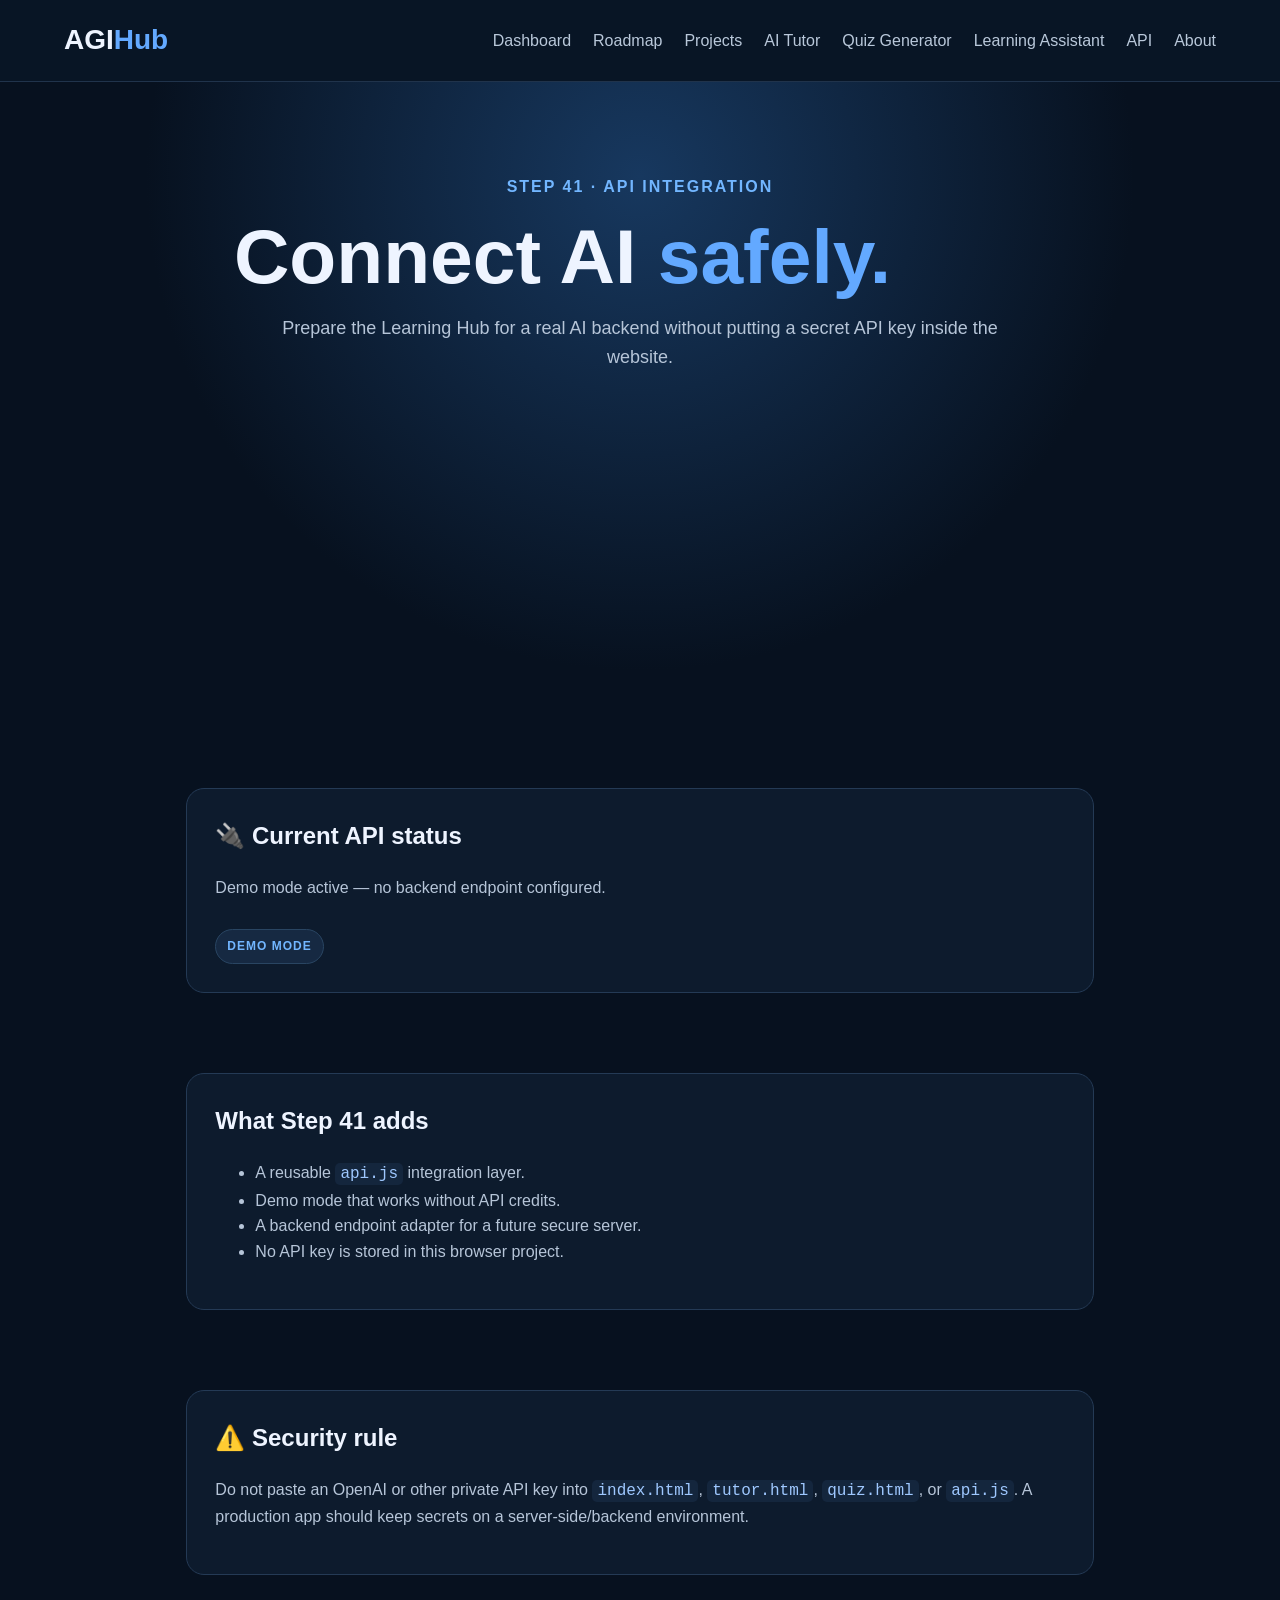
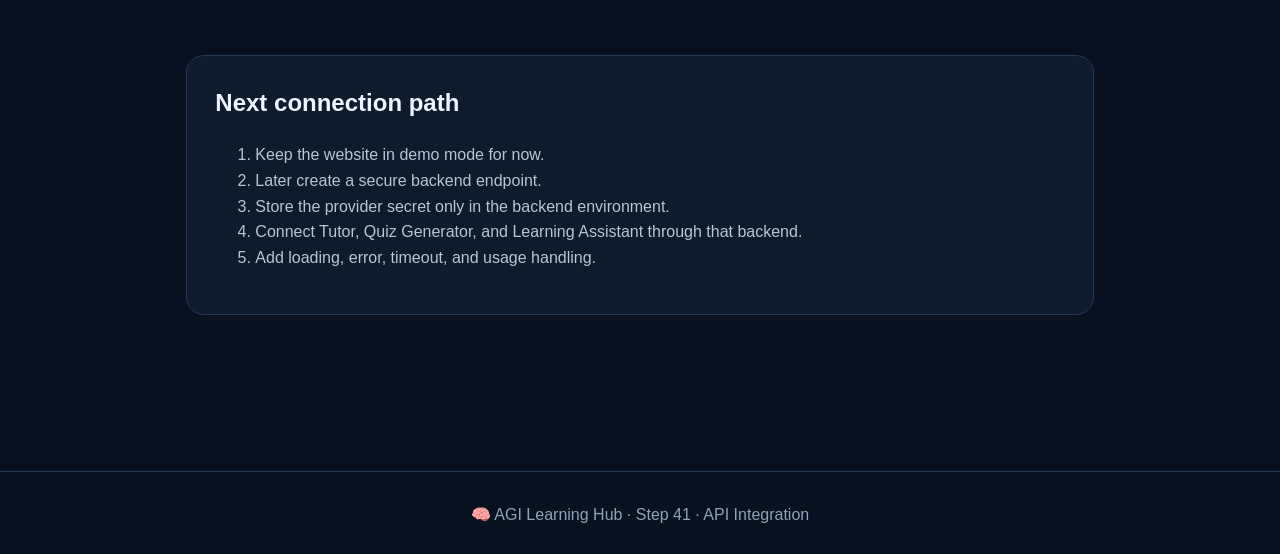
<file: api.html>
<!doctype html>
<html lang="en">
<head>
<meta charset="utf-8"><meta name="viewport" content="width=device-width, initial-scale=1">
<meta name="description" content="AGI Learning Hub API integration setup and safe demo mode.">
<title>AGI Learning Hub — API Integration</title>
<link rel="stylesheet" href="style.css">
</head>
<body>
<header class="nav">
<a class="brand" href="index.html">AGI<span>Hub</span></a>
<button class="menu-toggle" id="menuToggle" type="button" aria-label="Open menu">☰</button>
<nav id="siteNav"><a href="index.html#dashboard">Dashboard</a><a href="index.html#roadmap">Roadmap</a><a href="projects.html">Projects</a><a href="tutor.html">AI Tutor</a><a href="quiz.html">Quiz Generator</a><a href="assistant.html">Learning Assistant</a><a class="active" href="api.html">API</a><a href="index.html#about">About</a></nav>
</header>
<main>
<section class="hero"><span>STEP 41 · API INTEGRATION</span><h1>Connect AI <em>safely.</em></h1><p>Prepare the Learning Hub for a real AI backend without putting a secret API key inside the website.</p></section>
<section class="section">
<div class="content-card">
<h2>🔌 Current API status</h2>
<p id="apiStatus">Checking…</p>
<div class="api-badge" id="apiBadge">DEMO MODE</div>
</div>
<div class="content-card">
<h2>What Step 41 adds</h2>
<ul>
<li>A reusable <code>api.js</code> integration layer.</li>
<li>Demo mode that works without API credits.</li>
<li>A backend endpoint adapter for a future secure server.</li>
<li>No API key is stored in this browser project.</li>
</ul>
</div>
<div class="content-card">
<h2>⚠️ Security rule</h2>
<p>Do not paste an OpenAI or other private API key into <code>index.html</code>, <code>tutor.html</code>, <code>quiz.html</code>, or <code>api.js</code>. A production app should keep secrets on a server-side/backend environment.</p>
</div>
<div class="content-card">
<h2>Next connection path</h2>
<ol>
<li>Keep the website in demo mode for now.</li>
<li>Later create a secure backend endpoint.</li>
<li>Store the provider secret only in the backend environment.</li>
<li>Connect Tutor, Quiz Generator, and Learning Assistant through that backend.</li>
<li>Add loading, error, timeout, and usage handling.</li>
</ol>
</div>
</section>
</main>
<footer>🧠 AGI Learning Hub · Step 41 · API Integration</footer>
<script src="api.js"></script>
<script>
const status = document.getElementById('apiStatus');
const badge = document.getElementById('apiBadge');
const ready = window.AGIAPI.status() === 'backend-ready';
status.textContent = ready ? 'Backend endpoint configured.' : 'Demo mode active — no backend endpoint configured.';
badge.textContent = ready ? 'BACKEND READY' : 'DEMO MODE';
const toggle=document.getElementById('menuToggle'), nav=document.getElementById('siteNav');
if(toggle&&nav) toggle.addEventListener('click',()=>nav.classList.toggle('open'));
</script>
<script src="ui.js"></script>
<script src="script.js"></script>
</body>
</html>
</file>
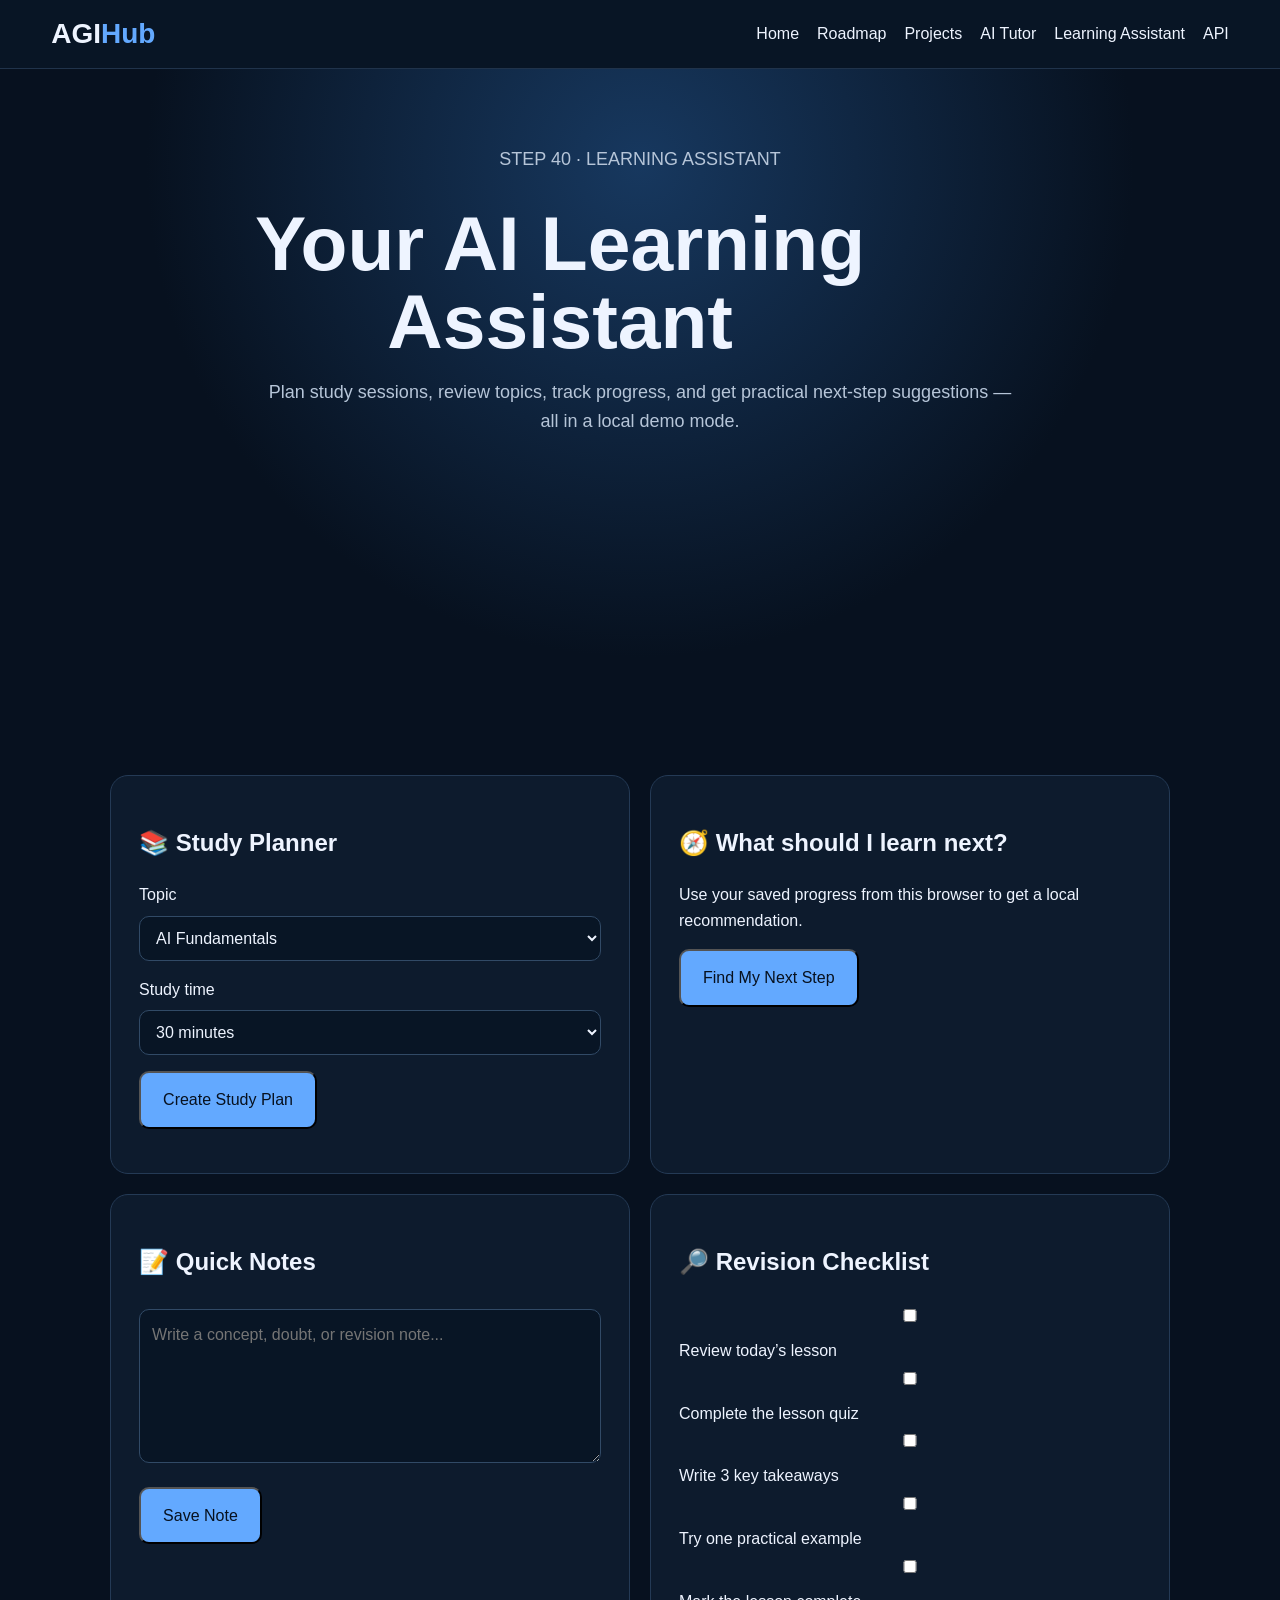
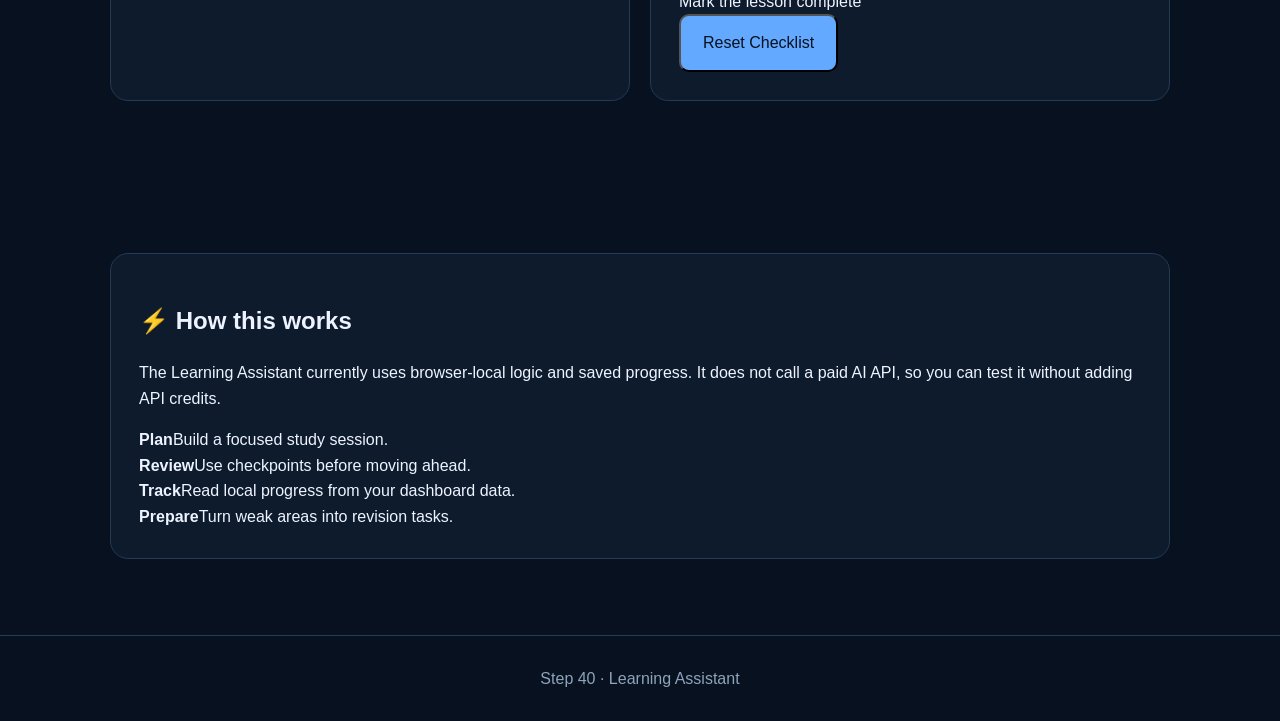
<file: assistant.html>
<!doctype html>
<html lang="en">
<head>
<meta charset="utf-8">
<meta name="viewport" content="width=device-width, initial-scale=1">
<meta name="description" content="AGI Learning Hub Learning Assistant — a free local quiz generator demo.">
<title>AGI Learning Hub — Learning Assistant</title>
<link rel="stylesheet" href="style.css">
</head>
<body>
<header class="site-header"><div class="container nav-wrap"><a class="brand" href="index.html">AGI<span>Hub</span></a><button class="menu-toggle mobile-only" id="mobileMenu" type="button" aria-label="Open menu">☰</button><nav class="nav-links"><a href="index.html">Home</a><a href="index.html#roadmap">Roadmap</a><a href="projects.html">Projects</a><a href="tutor.html">AI Tutor</a><a href="assistant.html" class="active">Learning Assistant</a><a href="api.html">API</a></nav></div></header>
<main class="container">
<section class="hero section"><div class="hero-content"><p class="eyebrow">STEP 40 · LEARNING ASSISTANT</p><h1>Your AI Learning Assistant</h1><p>Plan study sessions, review topics, track progress, and get practical next-step suggestions — all in a local demo mode.</p></div></section>
<section class="section"><div class="assistant-grid">
<div class="card"><h2>📚 Study Planner</h2><label>Topic</label><select id="topic"><option>AI Fundamentals</option><option>Machine Learning</option><option>Deep Learning</option><option>LLMs</option><option>Generative AI</option><option>RAG</option><option>AI Agents</option><option>AGI</option></select><label>Study time</label><select id="time"><option value="30">30 minutes</option><option value="60">1 hour</option><option value="90">90 minutes</option><option value="120">2 hours</option></select><button class="btn" id="planBtn">Create Study Plan</button><div id="planOutput" class="output"></div></div>
<div class="card"><h2>🧭 What should I learn next?</h2><p class="muted">Use your saved progress from this browser to get a local recommendation.</p><button class="btn" id="nextBtn">Find My Next Step</button><div id="nextOutput" class="output"></div></div>
<div class="card"><h2>📝 Quick Notes</h2><textarea id="note" rows="5" placeholder="Write a concept, doubt, or revision note..."></textarea><button class="btn" id="saveNote">Save Note</button><div id="noteOutput" class="output"></div></div>
<div class="card"><h2>🔎 Revision Checklist</h2><div id="checklist"></div><button class="btn secondary" id="resetChecklist">Reset Checklist</button></div>
</div></section>
<section class="section"><div class="card"><h2>⚡ How this works</h2><p>The Learning Assistant currently uses browser-local logic and saved progress. It does not call a paid AI API, so you can test it without adding API credits.</p><div class="feature-grid"><div><strong>Plan</strong><span>Build a focused study session.</span></div><div><strong>Review</strong><span>Use checkpoints before moving ahead.</span></div><div><strong>Track</strong><span>Read local progress from your dashboard data.</span></div><div><strong>Prepare</strong><span>Turn weak areas into revision tasks.</span></div></div></div></section>
</main>
<footer class="site-footer"><div class="container">Step 40 · Learning Assistant</div></footer>
<script>
const $=id=>document.getElementById(id);
function getProgress(){try{return JSON.parse(localStorage.getItem('agiProgress')||'{}')}catch(e){return {}}}
$('planBtn').onclick=()=>{const t=$('topic').value,m=+$('time').value;const blocks=m<=30?['10 min: learn the core idea','10 min: make 3 short notes','10 min: answer 3 recall questions']:m<=60?['20 min: learn the concept','20 min: practice with an example','20 min: recall + self-test']:m<=90?['30 min: learn','30 min: hands-on practice','20 min: recall','10 min: summarize']:['40 min: learn','40 min: build/practice','20 min: quiz','20 min: review'];$('planOutput').innerHTML='<h3>'+t+' plan</h3><ol>'+blocks.map(x=>'<li>'+x+'</li>').join('')+'</ol>'};
$('nextBtn').onclick=()=>{const p=getProgress();const candidates=['AI Fundamentals','Machine Learning','Deep Learning','LLMs','Generative AI','RAG','AI Agents','AGI'];const done=Object.keys(p).filter(k=>p[k]===true).length;const next=candidates[Math.min(done,candidates.length-1)];$('nextOutput').innerHTML='<h3>Suggested next focus</h3><p><strong>'+next+'</strong></p><p>Completed items detected locally: '+done+'. Review the current topic, take a quiz, then build a small project.</p>'};
$('saveNote').onclick=()=>{const n=$('note').value.trim();if(!n){$('noteOutput').textContent='Write a note first.';return}let a=[];try{a=JSON.parse(localStorage.getItem('agiAssistantNotes')||'[]')}catch(e){}a.push({text:n,date:new Date().toLocaleString()});localStorage.setItem('agiAssistantNotes',JSON.stringify(a));$('note').value='';$('noteOutput').textContent='Note saved on this device.'};
const items=['Review today’s lesson','Complete the lesson quiz','Write 3 key takeaways','Try one practical example','Mark the lesson complete'];$('checklist').innerHTML=items.map((x,i)=>'<label class="check"><input type="checkbox" data-i="'+i+'"> '+x+'</label>').join('');document.querySelectorAll('#checklist input').forEach((c,i)=>{c.checked=localStorage.getItem('agiCheck'+i)==='1';c.onchange=()=>localStorage.setItem('agiCheck'+i,c.checked?'1':'0')});$('resetChecklist').onclick=()=>{document.querySelectorAll('#checklist input').forEach((c,i)=>{c.checked=false;localStorage.removeItem('agiCheck'+i)})};
</script>
<script src="ui.js"></script>
<script>const m=document.getElementById("mobileMenu"),n=document.querySelector(".nav-links");if(m&&n){m.addEventListener("click",()=>{n.classList.toggle("mobile-open");m.setAttribute("aria-expanded",n.classList.contains("mobile-open"));});}</script><script src="script.js"></script>
</body>
</html>
</file>
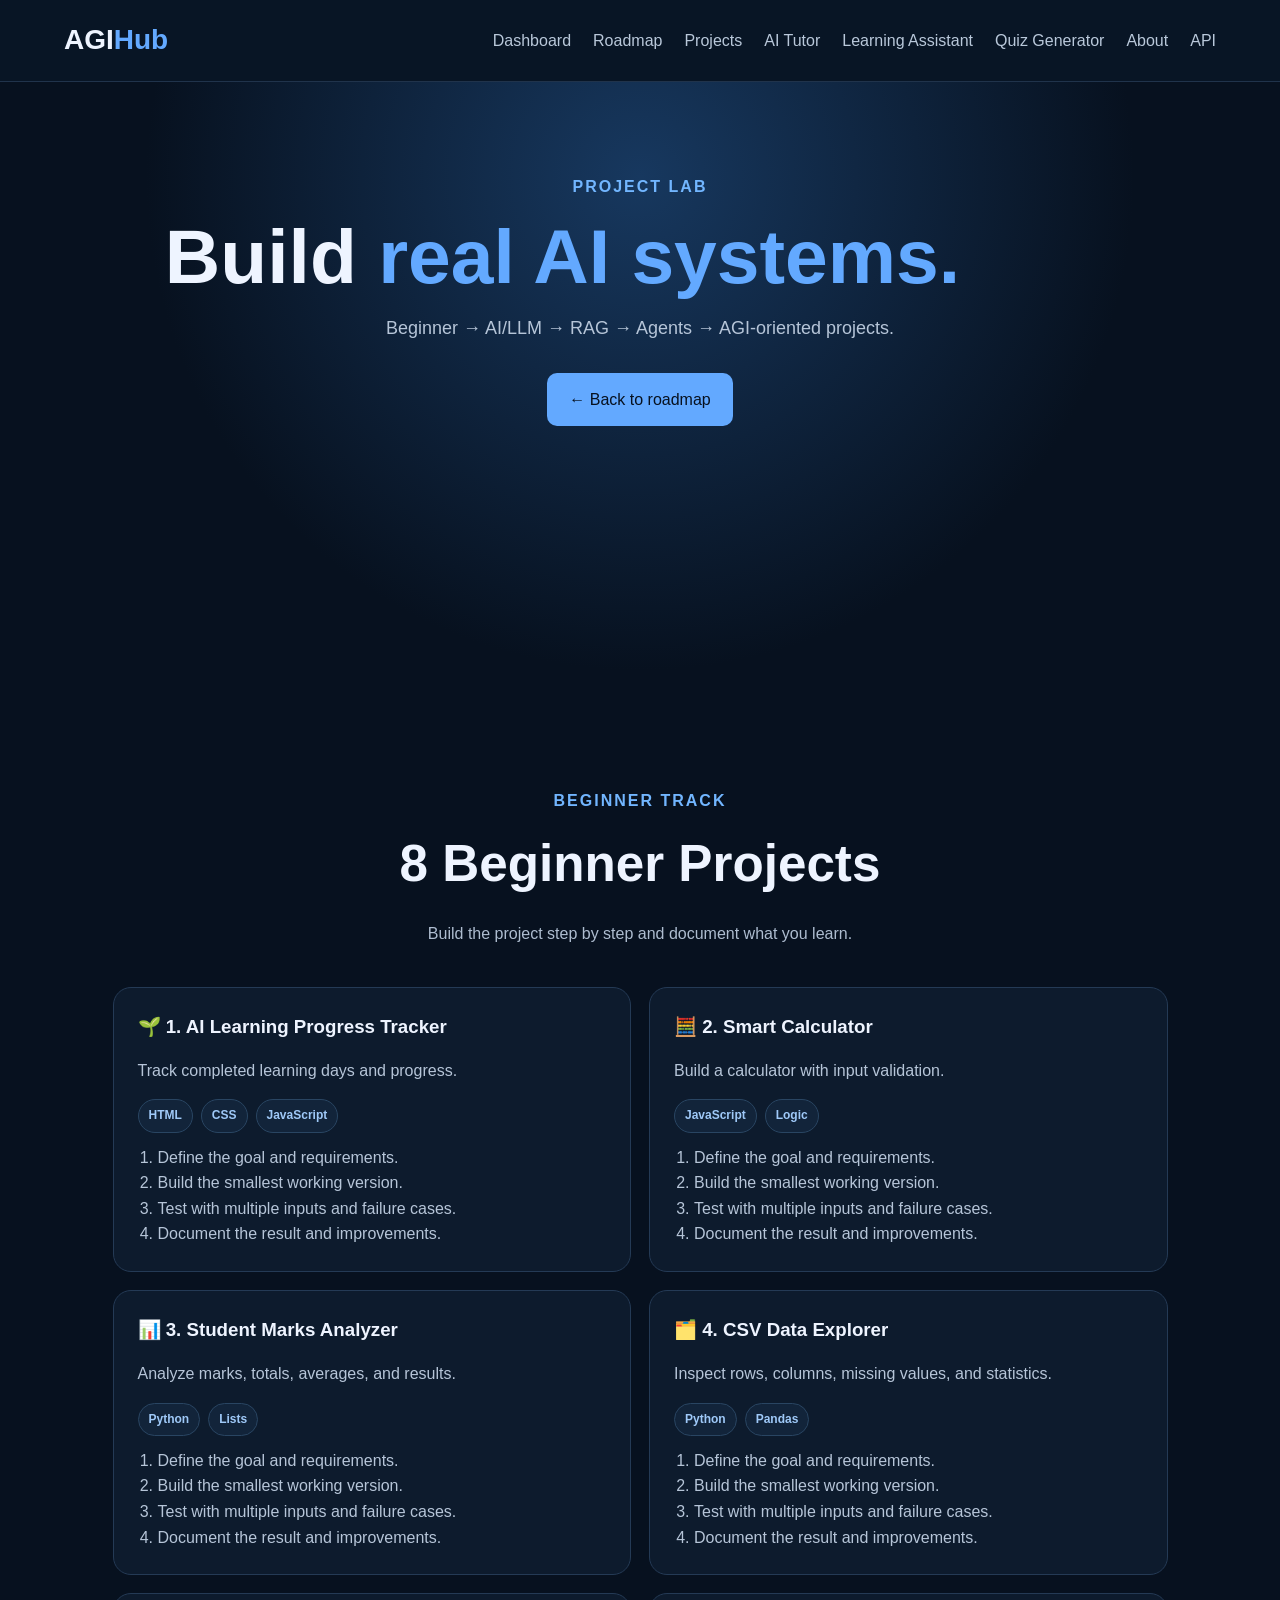
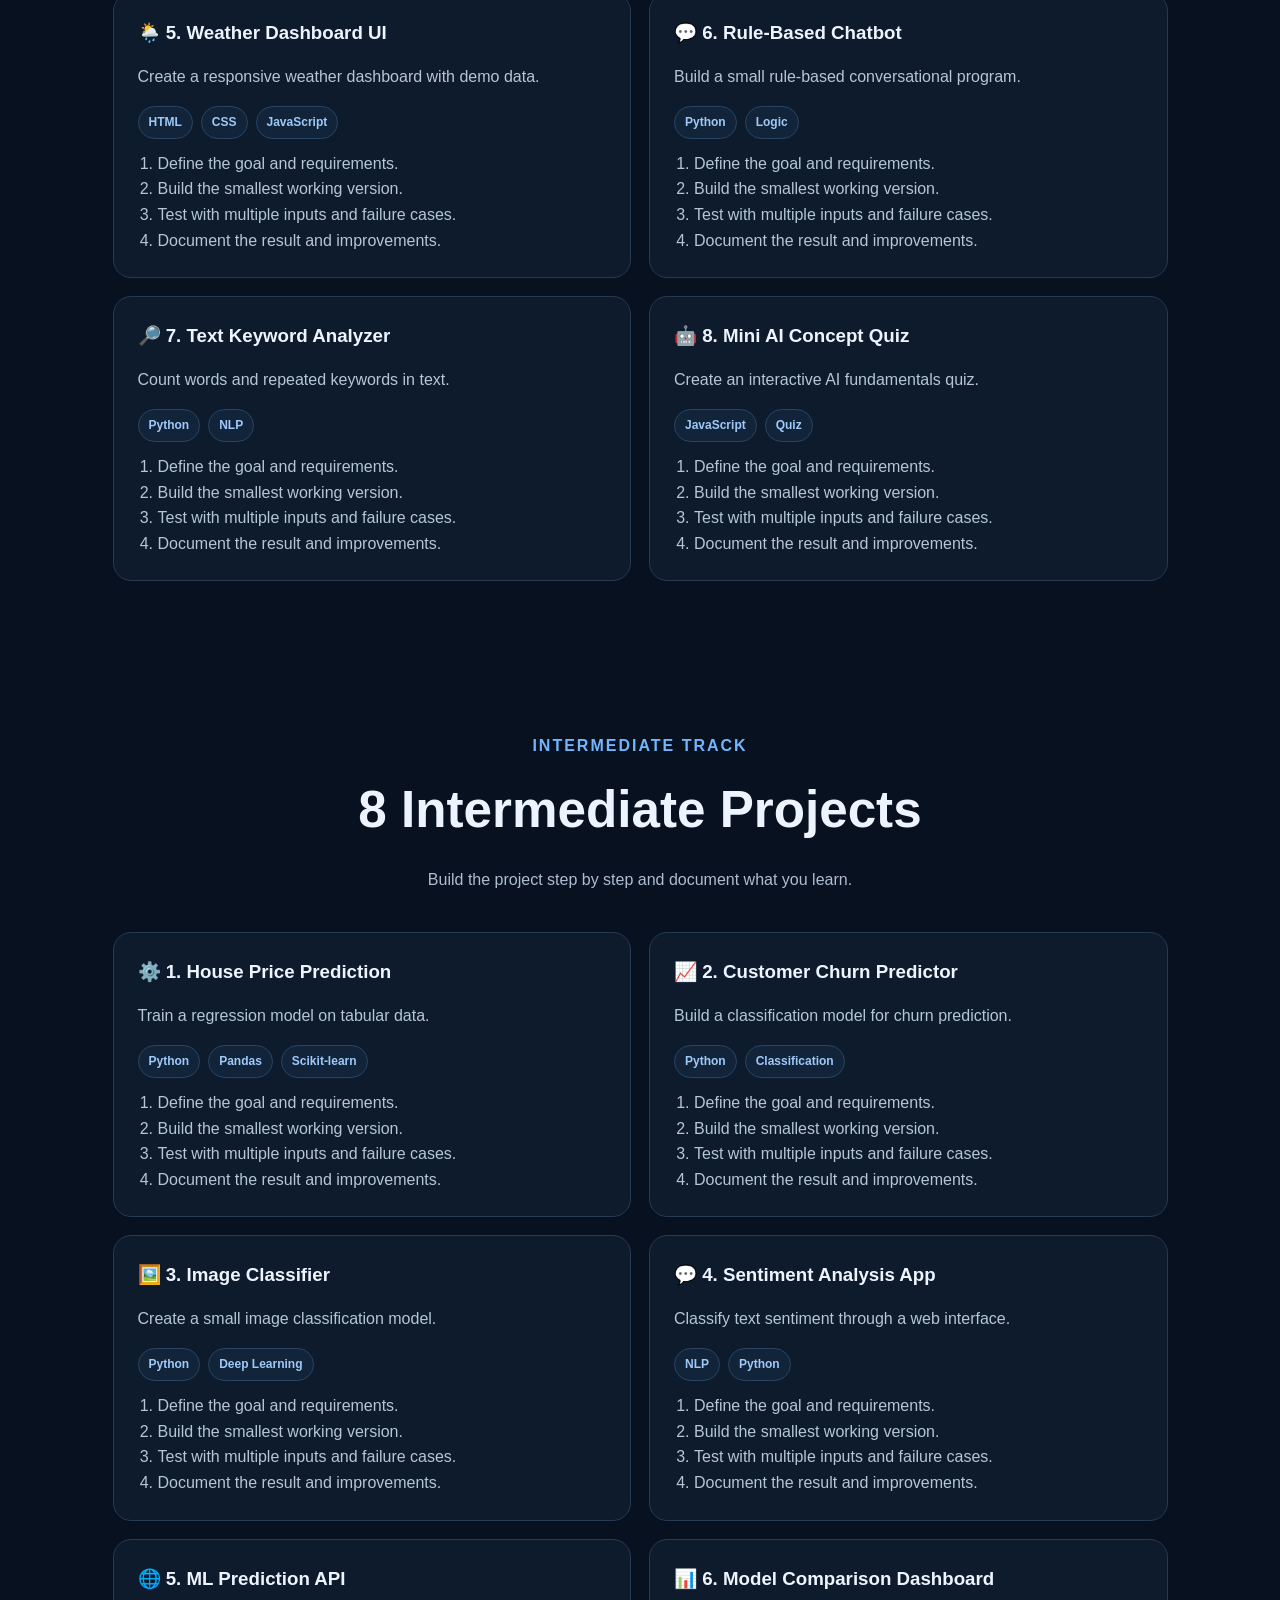
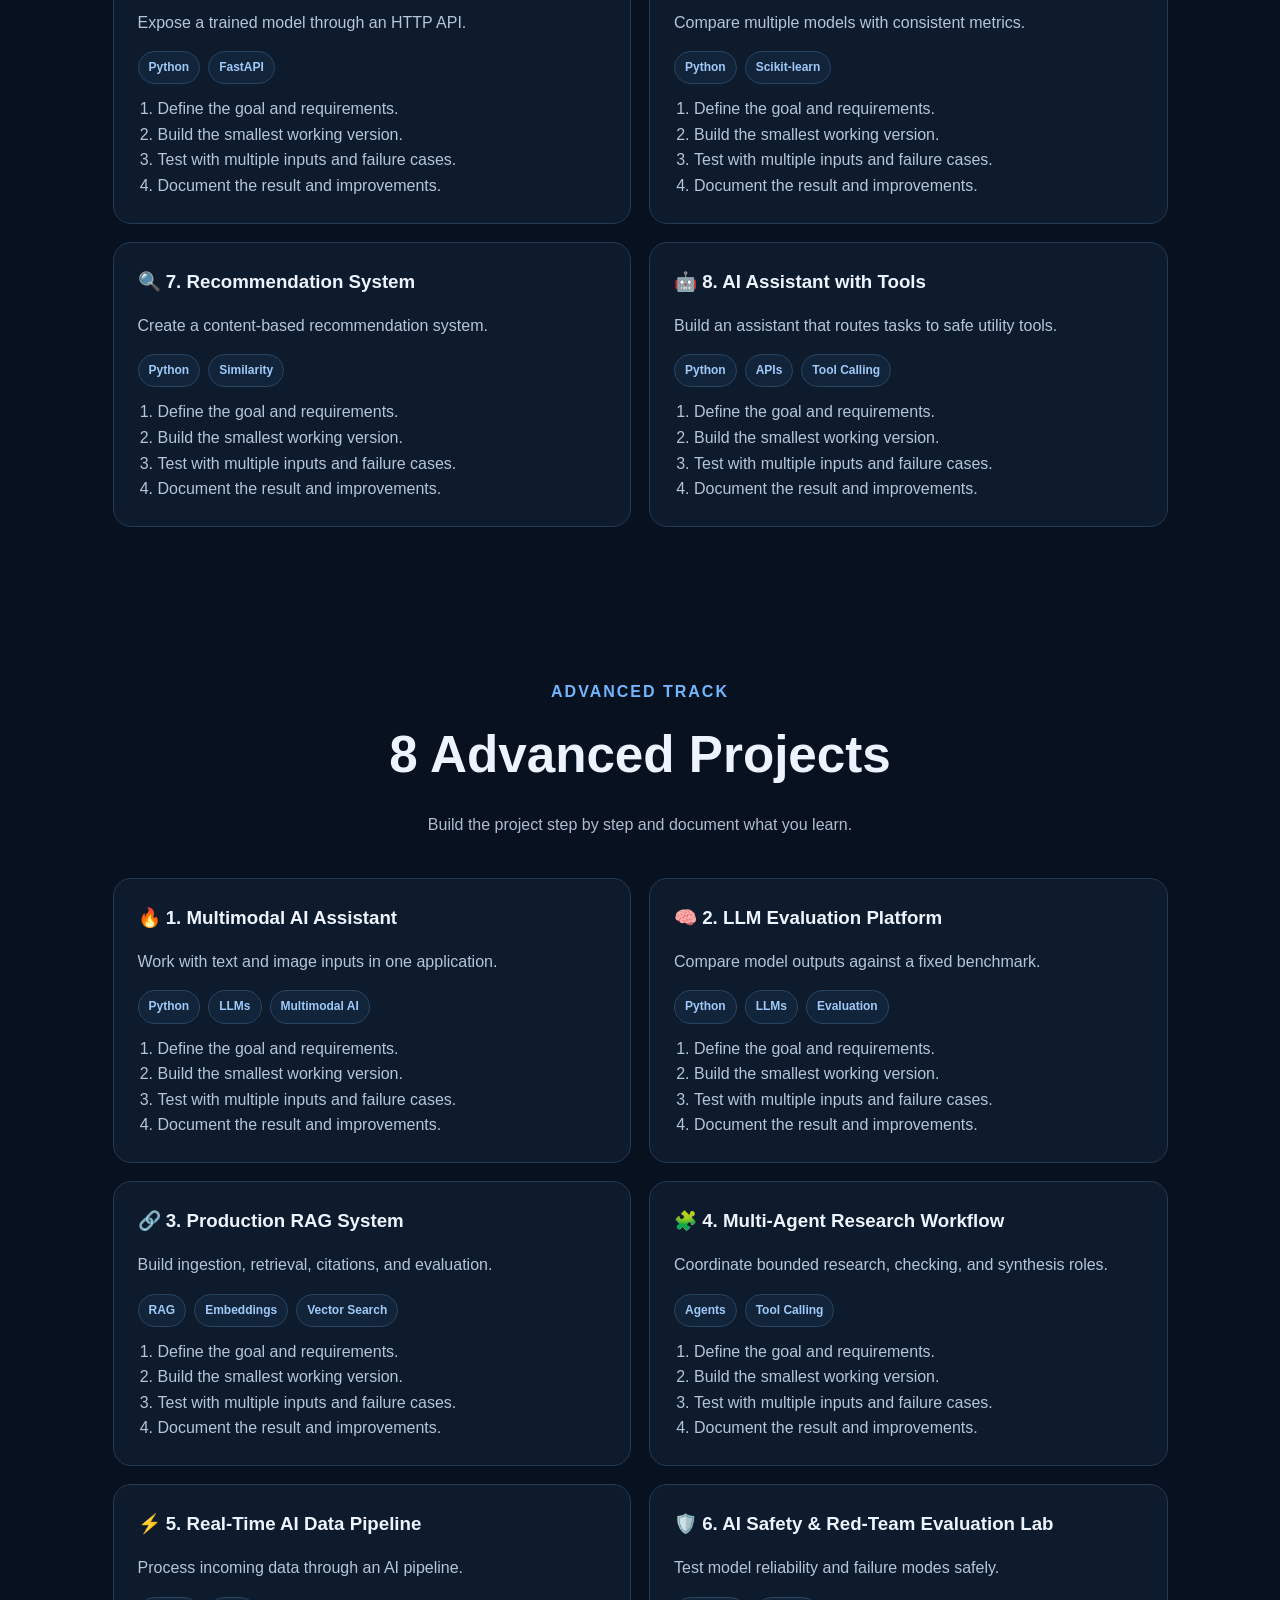
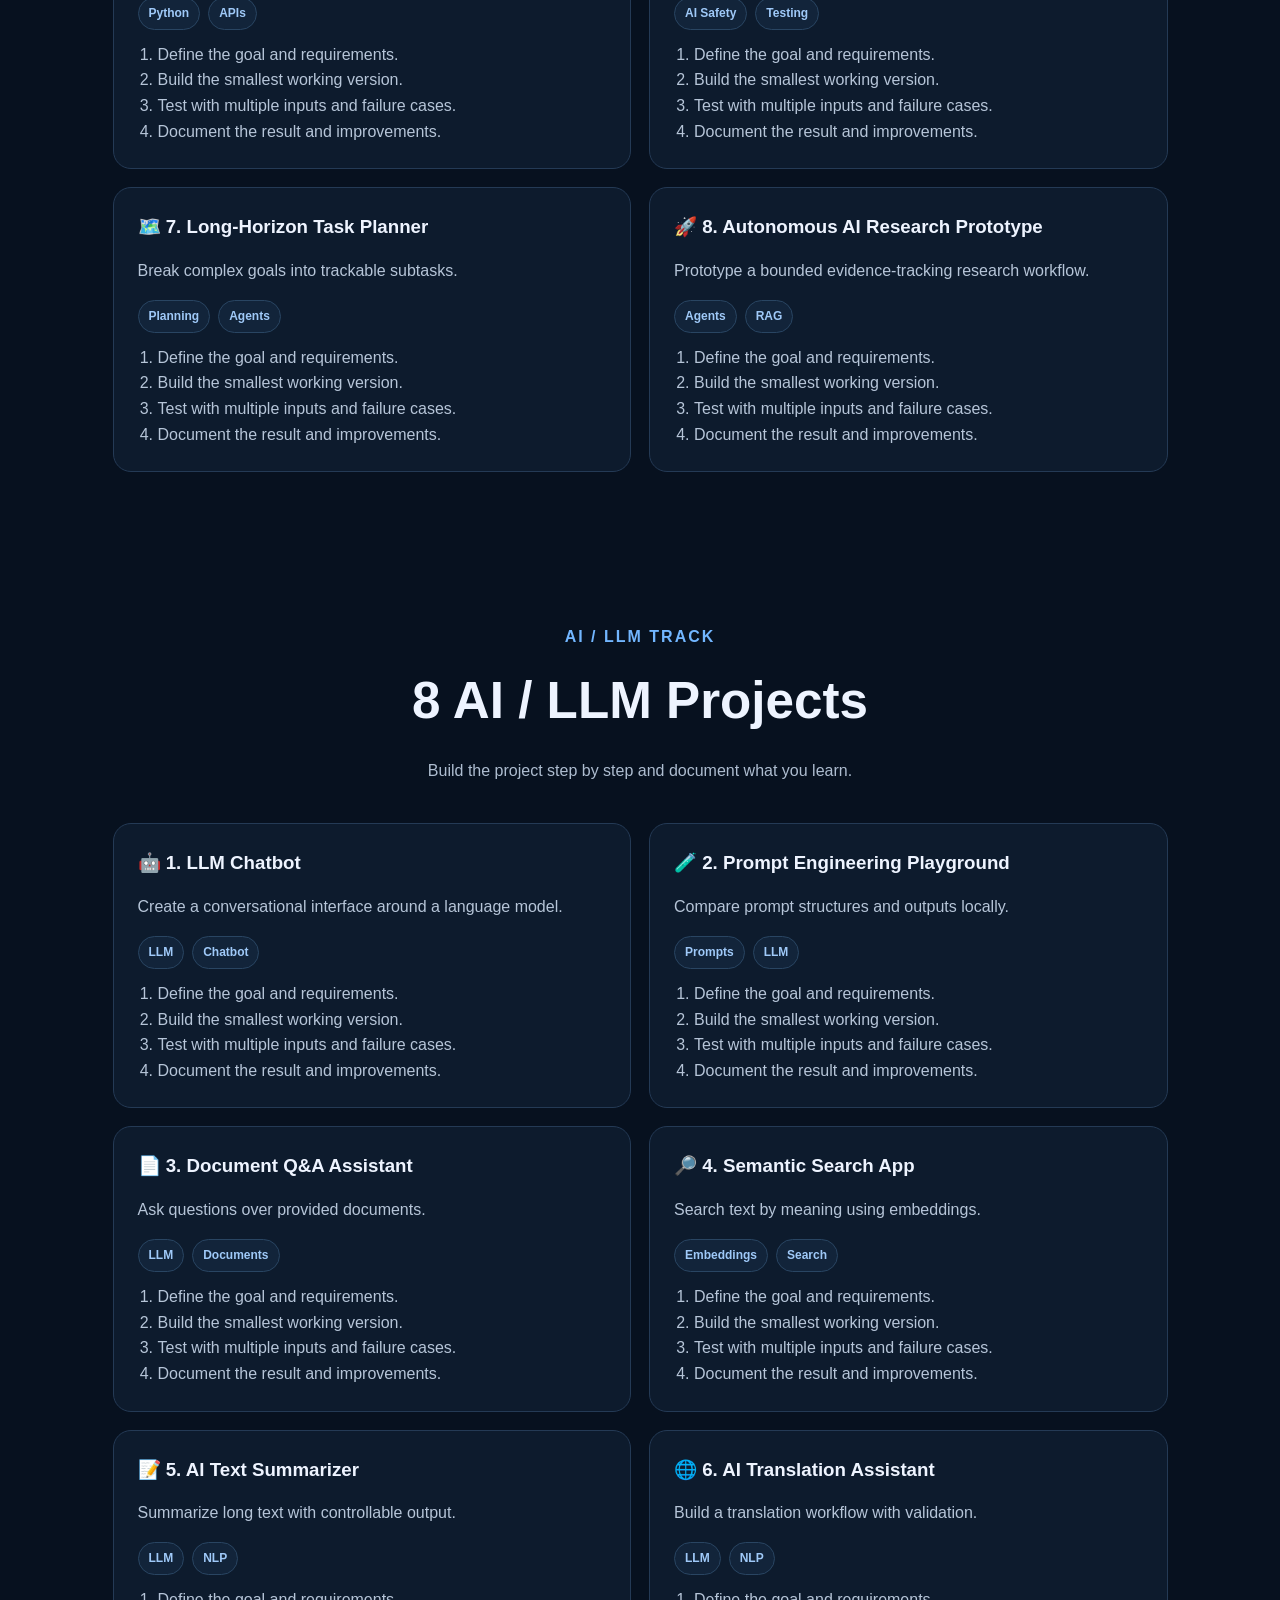
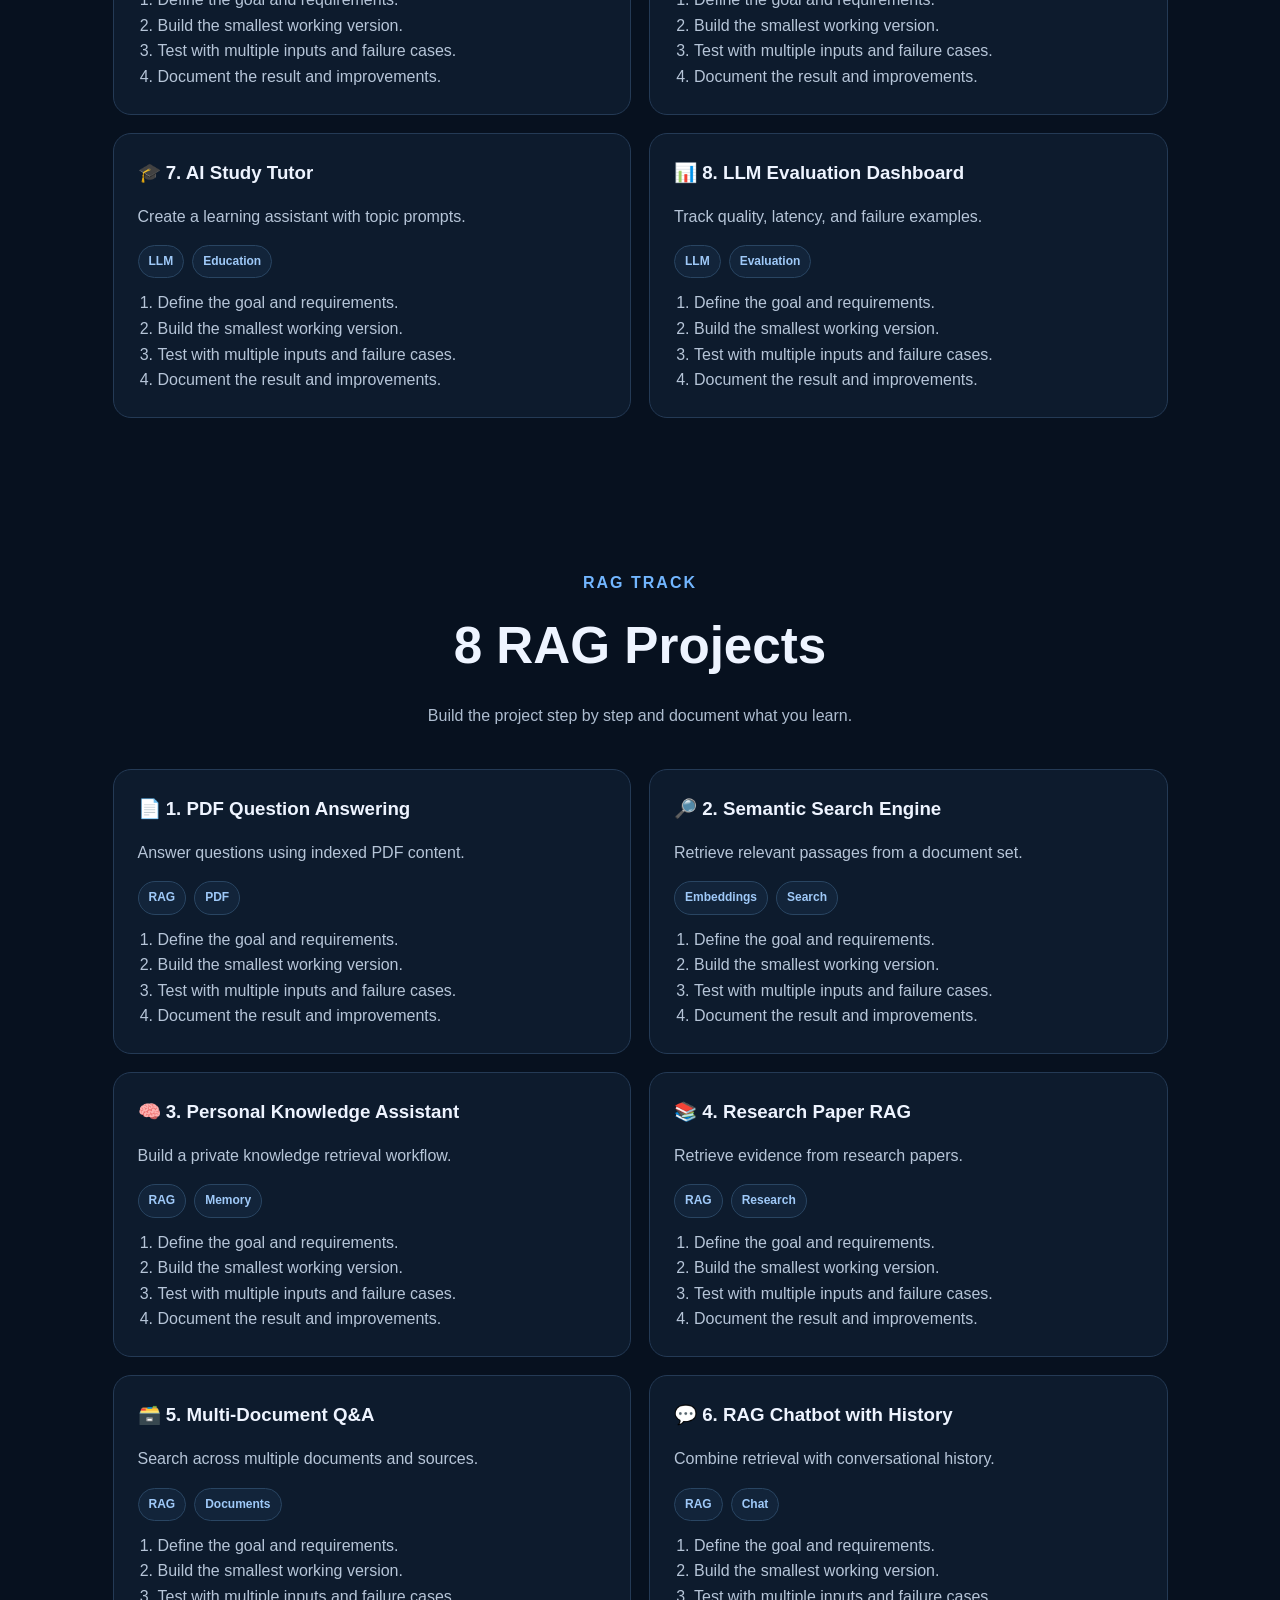
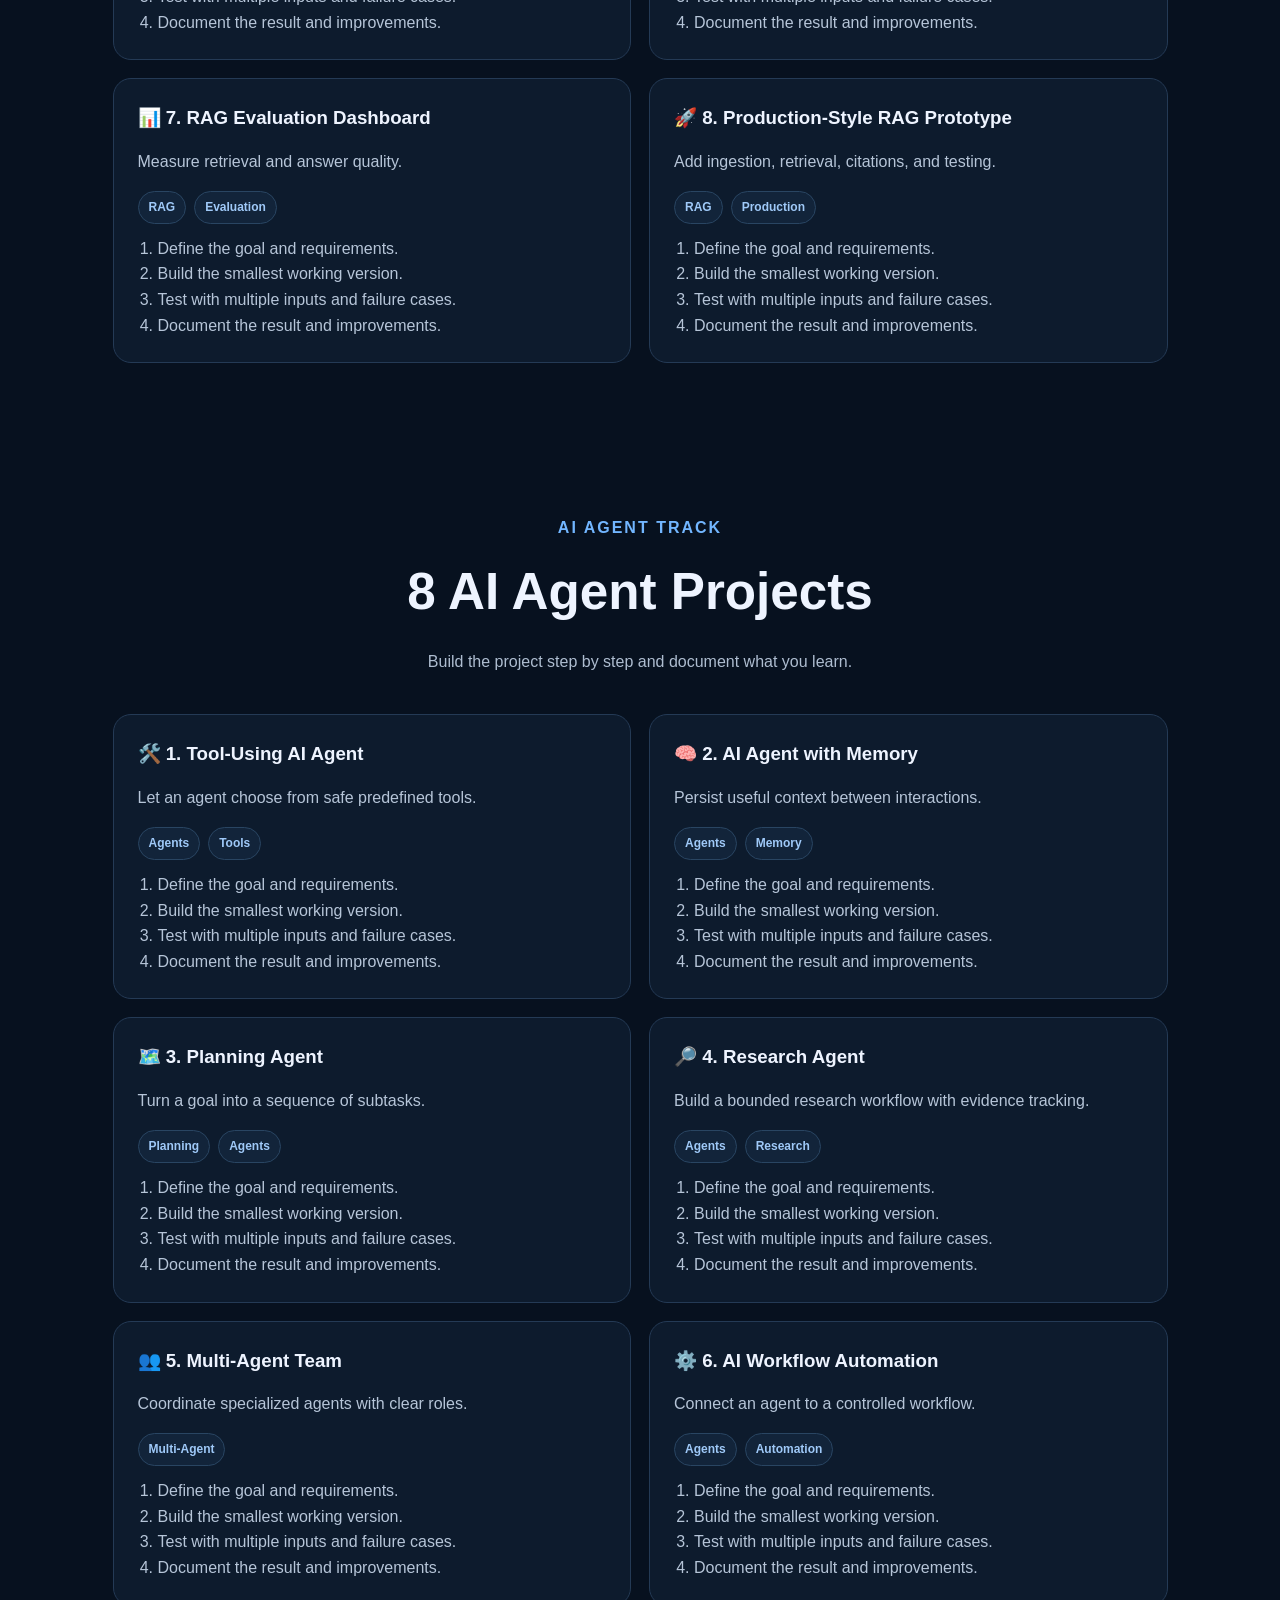
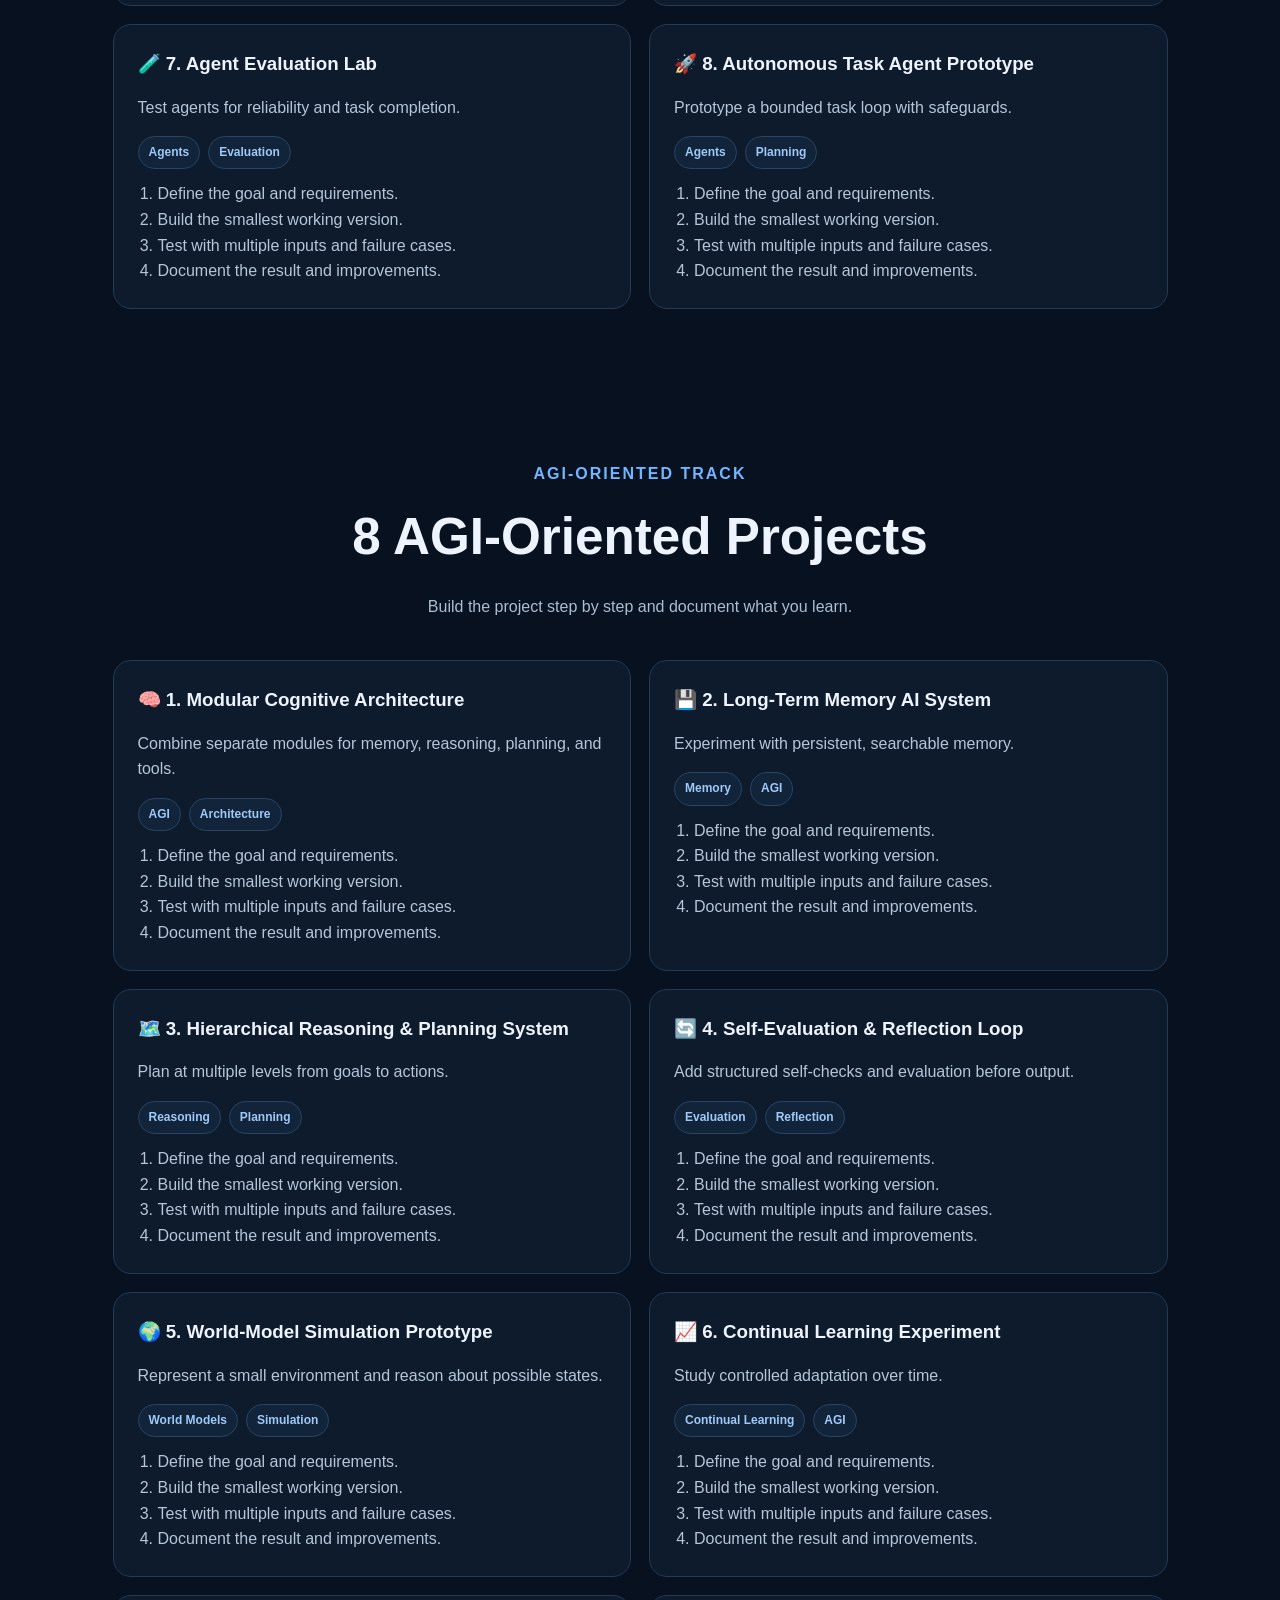
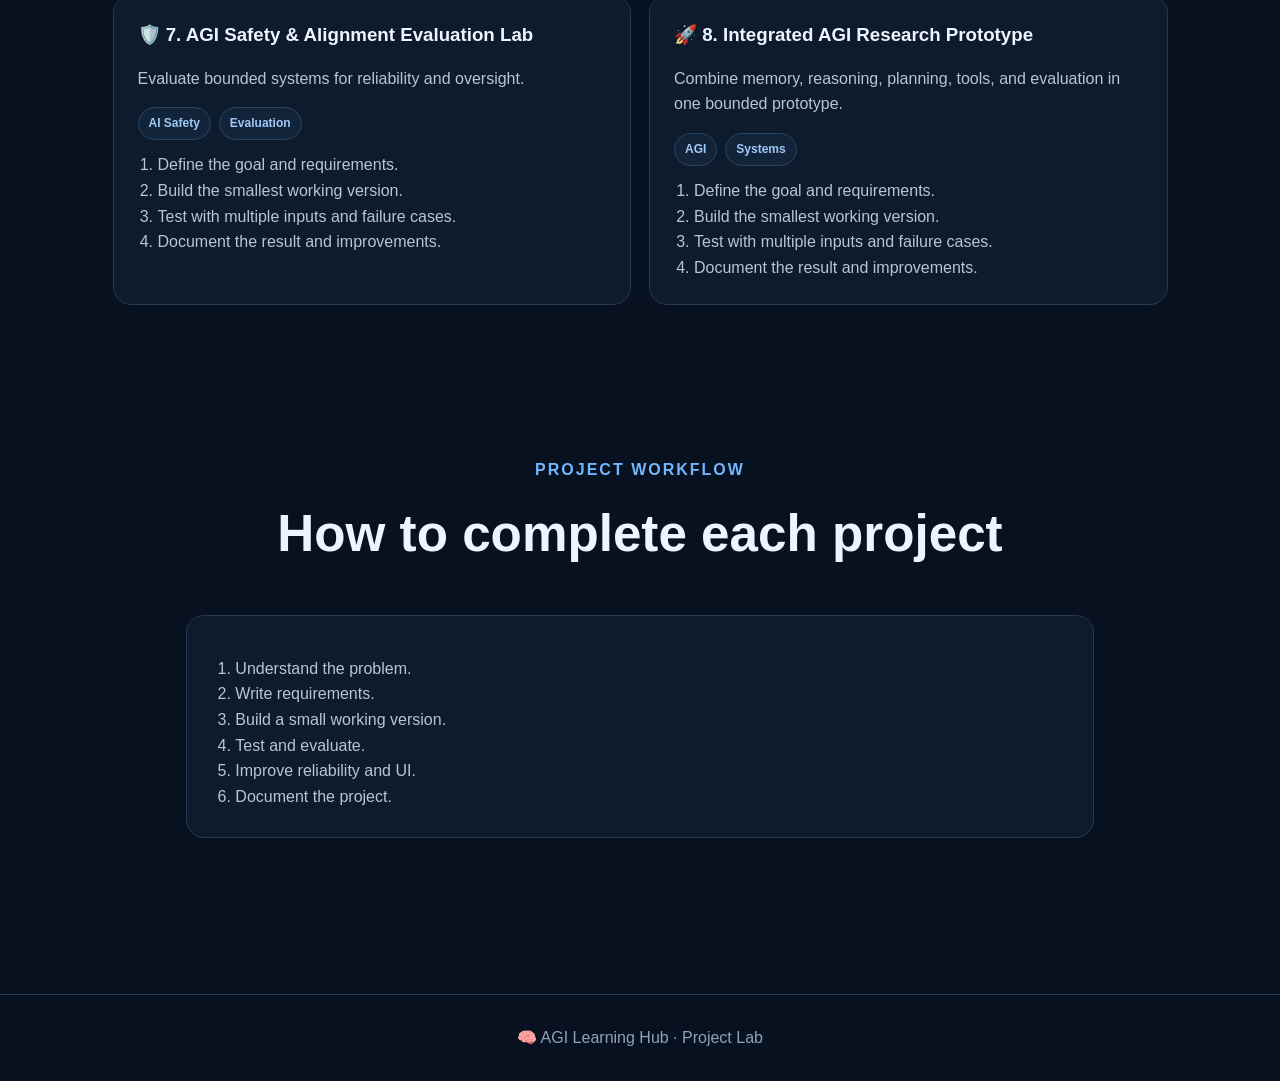
<file: projects.html>
<!doctype html><html lang="en"><head><meta charset="utf-8"><meta name="viewport" content="width=device-width, initial-scale=1"><title>AGI Learning Hub — Projects</title><link rel="stylesheet" href="style.css"></head><body>
<header class="nav"><a class="brand" href="index.html#top">AGI<span>Hub</span></a><button class="menu-toggle" id="menuToggle" type="button" aria-label="Open menu">☰</button><nav id="siteNav"><a href="index.html#dashboard">Dashboard</a><a href="index.html#roadmap">Roadmap</a><a class="active" href="projects.html">Projects</a><a href="tutor.html">AI Tutor</a><a href="assistant.html">Learning Assistant</a><a href="quiz.html">Quiz Generator</a><a href="index.html#about">About</a><a href="api.html">API</a></nav></header><main><section class="hero"><span>PROJECT LAB</span><h1>Build <em>real AI systems.</em></h1><p>Beginner → AI/LLM → RAG → Agents → AGI-oriented projects.</p><a class="btn" href="index.html#roadmap">← Back to roadmap</a></section>
<section class="section" id="beginner"><div class="heading"><span>BEGINNER TRACK</span><h2>8 Beginner Projects</h2><p>Build the project step by step and document what you learn.</p></div><div class="beginner-list">
<article class="beginner-project"><h3>🌱 1. AI Learning Progress Tracker</h3><p>Track completed learning days and progress.</p><div class="beginner-meta"><span>HTML</span><span>CSS</span><span>JavaScript</span></div><ol class="project-steps"><li>Define the goal and requirements.</li><li>Build the smallest working version.</li><li>Test with multiple inputs and failure cases.</li><li>Document the result and improvements.</li></ol></article>
<article class="beginner-project"><h3>🧮 2. Smart Calculator</h3><p>Build a calculator with input validation.</p><div class="beginner-meta"><span>JavaScript</span><span>Logic</span></div><ol class="project-steps"><li>Define the goal and requirements.</li><li>Build the smallest working version.</li><li>Test with multiple inputs and failure cases.</li><li>Document the result and improvements.</li></ol></article>
<article class="beginner-project"><h3>📊 3. Student Marks Analyzer</h3><p>Analyze marks, totals, averages, and results.</p><div class="beginner-meta"><span>Python</span><span>Lists</span></div><ol class="project-steps"><li>Define the goal and requirements.</li><li>Build the smallest working version.</li><li>Test with multiple inputs and failure cases.</li><li>Document the result and improvements.</li></ol></article>
<article class="beginner-project"><h3>🗂️ 4. CSV Data Explorer</h3><p>Inspect rows, columns, missing values, and statistics.</p><div class="beginner-meta"><span>Python</span><span>Pandas</span></div><ol class="project-steps"><li>Define the goal and requirements.</li><li>Build the smallest working version.</li><li>Test with multiple inputs and failure cases.</li><li>Document the result and improvements.</li></ol></article>
<article class="beginner-project"><h3>🌦️ 5. Weather Dashboard UI</h3><p>Create a responsive weather dashboard with demo data.</p><div class="beginner-meta"><span>HTML</span><span>CSS</span><span>JavaScript</span></div><ol class="project-steps"><li>Define the goal and requirements.</li><li>Build the smallest working version.</li><li>Test with multiple inputs and failure cases.</li><li>Document the result and improvements.</li></ol></article>
<article class="beginner-project"><h3>💬 6. Rule-Based Chatbot</h3><p>Build a small rule-based conversational program.</p><div class="beginner-meta"><span>Python</span><span>Logic</span></div><ol class="project-steps"><li>Define the goal and requirements.</li><li>Build the smallest working version.</li><li>Test with multiple inputs and failure cases.</li><li>Document the result and improvements.</li></ol></article>
<article class="beginner-project"><h3>🔎 7. Text Keyword Analyzer</h3><p>Count words and repeated keywords in text.</p><div class="beginner-meta"><span>Python</span><span>NLP</span></div><ol class="project-steps"><li>Define the goal and requirements.</li><li>Build the smallest working version.</li><li>Test with multiple inputs and failure cases.</li><li>Document the result and improvements.</li></ol></article>
<article class="beginner-project"><h3>🤖 8. Mini AI Concept Quiz</h3><p>Create an interactive AI fundamentals quiz.</p><div class="beginner-meta"><span>JavaScript</span><span>Quiz</span></div><ol class="project-steps"><li>Define the goal and requirements.</li><li>Build the smallest working version.</li><li>Test with multiple inputs and failure cases.</li><li>Document the result and improvements.</li></ol></article>
</div></section>
<section class="section" id="intermediate"><div class="heading"><span>INTERMEDIATE TRACK</span><h2>8 Intermediate Projects</h2><p>Build the project step by step and document what you learn.</p></div><div class="beginner-list">
<article class="beginner-project"><h3>⚙️ 1. House Price Prediction</h3><p>Train a regression model on tabular data.</p><div class="beginner-meta"><span>Python</span><span>Pandas</span><span>Scikit-learn</span></div><ol class="project-steps"><li>Define the goal and requirements.</li><li>Build the smallest working version.</li><li>Test with multiple inputs and failure cases.</li><li>Document the result and improvements.</li></ol></article>
<article class="beginner-project"><h3>📈 2. Customer Churn Predictor</h3><p>Build a classification model for churn prediction.</p><div class="beginner-meta"><span>Python</span><span>Classification</span></div><ol class="project-steps"><li>Define the goal and requirements.</li><li>Build the smallest working version.</li><li>Test with multiple inputs and failure cases.</li><li>Document the result and improvements.</li></ol></article>
<article class="beginner-project"><h3>🖼️ 3. Image Classifier</h3><p>Create a small image classification model.</p><div class="beginner-meta"><span>Python</span><span>Deep Learning</span></div><ol class="project-steps"><li>Define the goal and requirements.</li><li>Build the smallest working version.</li><li>Test with multiple inputs and failure cases.</li><li>Document the result and improvements.</li></ol></article>
<article class="beginner-project"><h3>💬 4. Sentiment Analysis App</h3><p>Classify text sentiment through a web interface.</p><div class="beginner-meta"><span>NLP</span><span>Python</span></div><ol class="project-steps"><li>Define the goal and requirements.</li><li>Build the smallest working version.</li><li>Test with multiple inputs and failure cases.</li><li>Document the result and improvements.</li></ol></article>
<article class="beginner-project"><h3>🌐 5. ML Prediction API</h3><p>Expose a trained model through an HTTP API.</p><div class="beginner-meta"><span>Python</span><span>FastAPI</span></div><ol class="project-steps"><li>Define the goal and requirements.</li><li>Build the smallest working version.</li><li>Test with multiple inputs and failure cases.</li><li>Document the result and improvements.</li></ol></article>
<article class="beginner-project"><h3>📊 6. Model Comparison Dashboard</h3><p>Compare multiple models with consistent metrics.</p><div class="beginner-meta"><span>Python</span><span>Scikit-learn</span></div><ol class="project-steps"><li>Define the goal and requirements.</li><li>Build the smallest working version.</li><li>Test with multiple inputs and failure cases.</li><li>Document the result and improvements.</li></ol></article>
<article class="beginner-project"><h3>🔍 7. Recommendation System</h3><p>Create a content-based recommendation system.</p><div class="beginner-meta"><span>Python</span><span>Similarity</span></div><ol class="project-steps"><li>Define the goal and requirements.</li><li>Build the smallest working version.</li><li>Test with multiple inputs and failure cases.</li><li>Document the result and improvements.</li></ol></article>
<article class="beginner-project"><h3>🤖 8. AI Assistant with Tools</h3><p>Build an assistant that routes tasks to safe utility tools.</p><div class="beginner-meta"><span>Python</span><span>APIs</span><span>Tool Calling</span></div><ol class="project-steps"><li>Define the goal and requirements.</li><li>Build the smallest working version.</li><li>Test with multiple inputs and failure cases.</li><li>Document the result and improvements.</li></ol></article>
</div></section>
<section class="section" id="advanced"><div class="heading"><span>ADVANCED TRACK</span><h2>8 Advanced Projects</h2><p>Build the project step by step and document what you learn.</p></div><div class="beginner-list">
<article class="beginner-project"><h3>🔥 1. Multimodal AI Assistant</h3><p>Work with text and image inputs in one application.</p><div class="beginner-meta"><span>Python</span><span>LLMs</span><span>Multimodal AI</span></div><ol class="project-steps"><li>Define the goal and requirements.</li><li>Build the smallest working version.</li><li>Test with multiple inputs and failure cases.</li><li>Document the result and improvements.</li></ol></article>
<article class="beginner-project"><h3>🧠 2. LLM Evaluation Platform</h3><p>Compare model outputs against a fixed benchmark.</p><div class="beginner-meta"><span>Python</span><span>LLMs</span><span>Evaluation</span></div><ol class="project-steps"><li>Define the goal and requirements.</li><li>Build the smallest working version.</li><li>Test with multiple inputs and failure cases.</li><li>Document the result and improvements.</li></ol></article>
<article class="beginner-project"><h3>🔗 3. Production RAG System</h3><p>Build ingestion, retrieval, citations, and evaluation.</p><div class="beginner-meta"><span>RAG</span><span>Embeddings</span><span>Vector Search</span></div><ol class="project-steps"><li>Define the goal and requirements.</li><li>Build the smallest working version.</li><li>Test with multiple inputs and failure cases.</li><li>Document the result and improvements.</li></ol></article>
<article class="beginner-project"><h3>🧩 4. Multi-Agent Research Workflow</h3><p>Coordinate bounded research, checking, and synthesis roles.</p><div class="beginner-meta"><span>Agents</span><span>Tool Calling</span></div><ol class="project-steps"><li>Define the goal and requirements.</li><li>Build the smallest working version.</li><li>Test with multiple inputs and failure cases.</li><li>Document the result and improvements.</li></ol></article>
<article class="beginner-project"><h3>⚡ 5. Real-Time AI Data Pipeline</h3><p>Process incoming data through an AI pipeline.</p><div class="beginner-meta"><span>Python</span><span>APIs</span></div><ol class="project-steps"><li>Define the goal and requirements.</li><li>Build the smallest working version.</li><li>Test with multiple inputs and failure cases.</li><li>Document the result and improvements.</li></ol></article>
<article class="beginner-project"><h3>🛡️ 6. AI Safety & Red-Team Evaluation Lab</h3><p>Test model reliability and failure modes safely.</p><div class="beginner-meta"><span>AI Safety</span><span>Testing</span></div><ol class="project-steps"><li>Define the goal and requirements.</li><li>Build the smallest working version.</li><li>Test with multiple inputs and failure cases.</li><li>Document the result and improvements.</li></ol></article>
<article class="beginner-project"><h3>🗺️ 7. Long-Horizon Task Planner</h3><p>Break complex goals into trackable subtasks.</p><div class="beginner-meta"><span>Planning</span><span>Agents</span></div><ol class="project-steps"><li>Define the goal and requirements.</li><li>Build the smallest working version.</li><li>Test with multiple inputs and failure cases.</li><li>Document the result and improvements.</li></ol></article>
<article class="beginner-project"><h3>🚀 8. Autonomous AI Research Prototype</h3><p>Prototype a bounded evidence-tracking research workflow.</p><div class="beginner-meta"><span>Agents</span><span>RAG</span></div><ol class="project-steps"><li>Define the goal and requirements.</li><li>Build the smallest working version.</li><li>Test with multiple inputs and failure cases.</li><li>Document the result and improvements.</li></ol></article>
</div></section>
<section class="section" id="ai-llm"><div class="heading"><span>AI / LLM TRACK</span><h2>8 AI / LLM Projects</h2><p>Build the project step by step and document what you learn.</p></div><div class="beginner-list">
<article class="beginner-project"><h3>🤖 1. LLM Chatbot</h3><p>Create a conversational interface around a language model.</p><div class="beginner-meta"><span>LLM</span><span>Chatbot</span></div><ol class="project-steps"><li>Define the goal and requirements.</li><li>Build the smallest working version.</li><li>Test with multiple inputs and failure cases.</li><li>Document the result and improvements.</li></ol></article>
<article class="beginner-project"><h3>🧪 2. Prompt Engineering Playground</h3><p>Compare prompt structures and outputs locally.</p><div class="beginner-meta"><span>Prompts</span><span>LLM</span></div><ol class="project-steps"><li>Define the goal and requirements.</li><li>Build the smallest working version.</li><li>Test with multiple inputs and failure cases.</li><li>Document the result and improvements.</li></ol></article>
<article class="beginner-project"><h3>📄 3. Document Q&A Assistant</h3><p>Ask questions over provided documents.</p><div class="beginner-meta"><span>LLM</span><span>Documents</span></div><ol class="project-steps"><li>Define the goal and requirements.</li><li>Build the smallest working version.</li><li>Test with multiple inputs and failure cases.</li><li>Document the result and improvements.</li></ol></article>
<article class="beginner-project"><h3>🔎 4. Semantic Search App</h3><p>Search text by meaning using embeddings.</p><div class="beginner-meta"><span>Embeddings</span><span>Search</span></div><ol class="project-steps"><li>Define the goal and requirements.</li><li>Build the smallest working version.</li><li>Test with multiple inputs and failure cases.</li><li>Document the result and improvements.</li></ol></article>
<article class="beginner-project"><h3>📝 5. AI Text Summarizer</h3><p>Summarize long text with controllable output.</p><div class="beginner-meta"><span>LLM</span><span>NLP</span></div><ol class="project-steps"><li>Define the goal and requirements.</li><li>Build the smallest working version.</li><li>Test with multiple inputs and failure cases.</li><li>Document the result and improvements.</li></ol></article>
<article class="beginner-project"><h3>🌐 6. AI Translation Assistant</h3><p>Build a translation workflow with validation.</p><div class="beginner-meta"><span>LLM</span><span>NLP</span></div><ol class="project-steps"><li>Define the goal and requirements.</li><li>Build the smallest working version.</li><li>Test with multiple inputs and failure cases.</li><li>Document the result and improvements.</li></ol></article>
<article class="beginner-project"><h3>🎓 7. AI Study Tutor</h3><p>Create a learning assistant with topic prompts.</p><div class="beginner-meta"><span>LLM</span><span>Education</span></div><ol class="project-steps"><li>Define the goal and requirements.</li><li>Build the smallest working version.</li><li>Test with multiple inputs and failure cases.</li><li>Document the result and improvements.</li></ol></article>
<article class="beginner-project"><h3>📊 8. LLM Evaluation Dashboard</h3><p>Track quality, latency, and failure examples.</p><div class="beginner-meta"><span>LLM</span><span>Evaluation</span></div><ol class="project-steps"><li>Define the goal and requirements.</li><li>Build the smallest working version.</li><li>Test with multiple inputs and failure cases.</li><li>Document the result and improvements.</li></ol></article>
</div></section>
<section class="section" id="rag"><div class="heading"><span>RAG TRACK</span><h2>8 RAG Projects</h2><p>Build the project step by step and document what you learn.</p></div><div class="beginner-list">
<article class="beginner-project"><h3>📄 1. PDF Question Answering</h3><p>Answer questions using indexed PDF content.</p><div class="beginner-meta"><span>RAG</span><span>PDF</span></div><ol class="project-steps"><li>Define the goal and requirements.</li><li>Build the smallest working version.</li><li>Test with multiple inputs and failure cases.</li><li>Document the result and improvements.</li></ol></article>
<article class="beginner-project"><h3>🔎 2. Semantic Search Engine</h3><p>Retrieve relevant passages from a document set.</p><div class="beginner-meta"><span>Embeddings</span><span>Search</span></div><ol class="project-steps"><li>Define the goal and requirements.</li><li>Build the smallest working version.</li><li>Test with multiple inputs and failure cases.</li><li>Document the result and improvements.</li></ol></article>
<article class="beginner-project"><h3>🧠 3. Personal Knowledge Assistant</h3><p>Build a private knowledge retrieval workflow.</p><div class="beginner-meta"><span>RAG</span><span>Memory</span></div><ol class="project-steps"><li>Define the goal and requirements.</li><li>Build the smallest working version.</li><li>Test with multiple inputs and failure cases.</li><li>Document the result and improvements.</li></ol></article>
<article class="beginner-project"><h3>📚 4. Research Paper RAG</h3><p>Retrieve evidence from research papers.</p><div class="beginner-meta"><span>RAG</span><span>Research</span></div><ol class="project-steps"><li>Define the goal and requirements.</li><li>Build the smallest working version.</li><li>Test with multiple inputs and failure cases.</li><li>Document the result and improvements.</li></ol></article>
<article class="beginner-project"><h3>🗃️ 5. Multi-Document Q&A</h3><p>Search across multiple documents and sources.</p><div class="beginner-meta"><span>RAG</span><span>Documents</span></div><ol class="project-steps"><li>Define the goal and requirements.</li><li>Build the smallest working version.</li><li>Test with multiple inputs and failure cases.</li><li>Document the result and improvements.</li></ol></article>
<article class="beginner-project"><h3>💬 6. RAG Chatbot with History</h3><p>Combine retrieval with conversational history.</p><div class="beginner-meta"><span>RAG</span><span>Chat</span></div><ol class="project-steps"><li>Define the goal and requirements.</li><li>Build the smallest working version.</li><li>Test with multiple inputs and failure cases.</li><li>Document the result and improvements.</li></ol></article>
<article class="beginner-project"><h3>📊 7. RAG Evaluation Dashboard</h3><p>Measure retrieval and answer quality.</p><div class="beginner-meta"><span>RAG</span><span>Evaluation</span></div><ol class="project-steps"><li>Define the goal and requirements.</li><li>Build the smallest working version.</li><li>Test with multiple inputs and failure cases.</li><li>Document the result and improvements.</li></ol></article>
<article class="beginner-project"><h3>🚀 8. Production-Style RAG Prototype</h3><p>Add ingestion, retrieval, citations, and testing.</p><div class="beginner-meta"><span>RAG</span><span>Production</span></div><ol class="project-steps"><li>Define the goal and requirements.</li><li>Build the smallest working version.</li><li>Test with multiple inputs and failure cases.</li><li>Document the result and improvements.</li></ol></article>
</div></section>
<section class="section" id="agents"><div class="heading"><span>AI AGENT TRACK</span><h2>8 AI Agent Projects</h2><p>Build the project step by step and document what you learn.</p></div><div class="beginner-list">
<article class="beginner-project"><h3>🛠️ 1. Tool-Using AI Agent</h3><p>Let an agent choose from safe predefined tools.</p><div class="beginner-meta"><span>Agents</span><span>Tools</span></div><ol class="project-steps"><li>Define the goal and requirements.</li><li>Build the smallest working version.</li><li>Test with multiple inputs and failure cases.</li><li>Document the result and improvements.</li></ol></article>
<article class="beginner-project"><h3>🧠 2. AI Agent with Memory</h3><p>Persist useful context between interactions.</p><div class="beginner-meta"><span>Agents</span><span>Memory</span></div><ol class="project-steps"><li>Define the goal and requirements.</li><li>Build the smallest working version.</li><li>Test with multiple inputs and failure cases.</li><li>Document the result and improvements.</li></ol></article>
<article class="beginner-project"><h3>🗺️ 3. Planning Agent</h3><p>Turn a goal into a sequence of subtasks.</p><div class="beginner-meta"><span>Planning</span><span>Agents</span></div><ol class="project-steps"><li>Define the goal and requirements.</li><li>Build the smallest working version.</li><li>Test with multiple inputs and failure cases.</li><li>Document the result and improvements.</li></ol></article>
<article class="beginner-project"><h3>🔎 4. Research Agent</h3><p>Build a bounded research workflow with evidence tracking.</p><div class="beginner-meta"><span>Agents</span><span>Research</span></div><ol class="project-steps"><li>Define the goal and requirements.</li><li>Build the smallest working version.</li><li>Test with multiple inputs and failure cases.</li><li>Document the result and improvements.</li></ol></article>
<article class="beginner-project"><h3>👥 5. Multi-Agent Team</h3><p>Coordinate specialized agents with clear roles.</p><div class="beginner-meta"><span>Multi-Agent</span></div><ol class="project-steps"><li>Define the goal and requirements.</li><li>Build the smallest working version.</li><li>Test with multiple inputs and failure cases.</li><li>Document the result and improvements.</li></ol></article>
<article class="beginner-project"><h3>⚙️ 6. AI Workflow Automation</h3><p>Connect an agent to a controlled workflow.</p><div class="beginner-meta"><span>Agents</span><span>Automation</span></div><ol class="project-steps"><li>Define the goal and requirements.</li><li>Build the smallest working version.</li><li>Test with multiple inputs and failure cases.</li><li>Document the result and improvements.</li></ol></article>
<article class="beginner-project"><h3>🧪 7. Agent Evaluation Lab</h3><p>Test agents for reliability and task completion.</p><div class="beginner-meta"><span>Agents</span><span>Evaluation</span></div><ol class="project-steps"><li>Define the goal and requirements.</li><li>Build the smallest working version.</li><li>Test with multiple inputs and failure cases.</li><li>Document the result and improvements.</li></ol></article>
<article class="beginner-project"><h3>🚀 8. Autonomous Task Agent Prototype</h3><p>Prototype a bounded task loop with safeguards.</p><div class="beginner-meta"><span>Agents</span><span>Planning</span></div><ol class="project-steps"><li>Define the goal and requirements.</li><li>Build the smallest working version.</li><li>Test with multiple inputs and failure cases.</li><li>Document the result and improvements.</li></ol></article>
</div></section>
<section class="section" id="agi"><div class="heading"><span>AGI-ORIENTED TRACK</span><h2>8 AGI-Oriented Projects</h2><p>Build the project step by step and document what you learn.</p></div><div class="beginner-list">
<article class="beginner-project"><h3>🧠 1. Modular Cognitive Architecture</h3><p>Combine separate modules for memory, reasoning, planning, and tools.</p><div class="beginner-meta"><span>AGI</span><span>Architecture</span></div><ol class="project-steps"><li>Define the goal and requirements.</li><li>Build the smallest working version.</li><li>Test with multiple inputs and failure cases.</li><li>Document the result and improvements.</li></ol></article>
<article class="beginner-project"><h3>💾 2. Long-Term Memory AI System</h3><p>Experiment with persistent, searchable memory.</p><div class="beginner-meta"><span>Memory</span><span>AGI</span></div><ol class="project-steps"><li>Define the goal and requirements.</li><li>Build the smallest working version.</li><li>Test with multiple inputs and failure cases.</li><li>Document the result and improvements.</li></ol></article>
<article class="beginner-project"><h3>🗺️ 3. Hierarchical Reasoning & Planning System</h3><p>Plan at multiple levels from goals to actions.</p><div class="beginner-meta"><span>Reasoning</span><span>Planning</span></div><ol class="project-steps"><li>Define the goal and requirements.</li><li>Build the smallest working version.</li><li>Test with multiple inputs and failure cases.</li><li>Document the result and improvements.</li></ol></article>
<article class="beginner-project"><h3>🔄 4. Self-Evaluation & Reflection Loop</h3><p>Add structured self-checks and evaluation before output.</p><div class="beginner-meta"><span>Evaluation</span><span>Reflection</span></div><ol class="project-steps"><li>Define the goal and requirements.</li><li>Build the smallest working version.</li><li>Test with multiple inputs and failure cases.</li><li>Document the result and improvements.</li></ol></article>
<article class="beginner-project"><h3>🌍 5. World-Model Simulation Prototype</h3><p>Represent a small environment and reason about possible states.</p><div class="beginner-meta"><span>World Models</span><span>Simulation</span></div><ol class="project-steps"><li>Define the goal and requirements.</li><li>Build the smallest working version.</li><li>Test with multiple inputs and failure cases.</li><li>Document the result and improvements.</li></ol></article>
<article class="beginner-project"><h3>📈 6. Continual Learning Experiment</h3><p>Study controlled adaptation over time.</p><div class="beginner-meta"><span>Continual Learning</span><span>AGI</span></div><ol class="project-steps"><li>Define the goal and requirements.</li><li>Build the smallest working version.</li><li>Test with multiple inputs and failure cases.</li><li>Document the result and improvements.</li></ol></article>
<article class="beginner-project"><h3>🛡️ 7. AGI Safety & Alignment Evaluation Lab</h3><p>Evaluate bounded systems for reliability and oversight.</p><div class="beginner-meta"><span>AI Safety</span><span>Evaluation</span></div><ol class="project-steps"><li>Define the goal and requirements.</li><li>Build the smallest working version.</li><li>Test with multiple inputs and failure cases.</li><li>Document the result and improvements.</li></ol></article>
<article class="beginner-project"><h3>🚀 8. Integrated AGI Research Prototype</h3><p>Combine memory, reasoning, planning, tools, and evaluation in one bounded prototype.</p><div class="beginner-meta"><span>AGI</span><span>Systems</span></div><ol class="project-steps"><li>Define the goal and requirements.</li><li>Build the smallest working version.</li><li>Test with multiple inputs and failure cases.</li><li>Document the result and improvements.</li></ol></article>
</div></section>
<section class="section"><div class="heading"><span>PROJECT WORKFLOW</span><h2>How to complete each project</h2></div><div class="content-card"><ol class="project-steps"><li>Understand the problem.</li><li>Write requirements.</li><li>Build a small working version.</li><li>Test and evaluate.</li><li>Improve reliability and UI.</li><li>Document the project.</li></ol></div></section></main><footer>🧠 AGI Learning Hub · Project Lab</footer><script src="script.js"></script><script src="ui.js"></script></body></html>
</file>
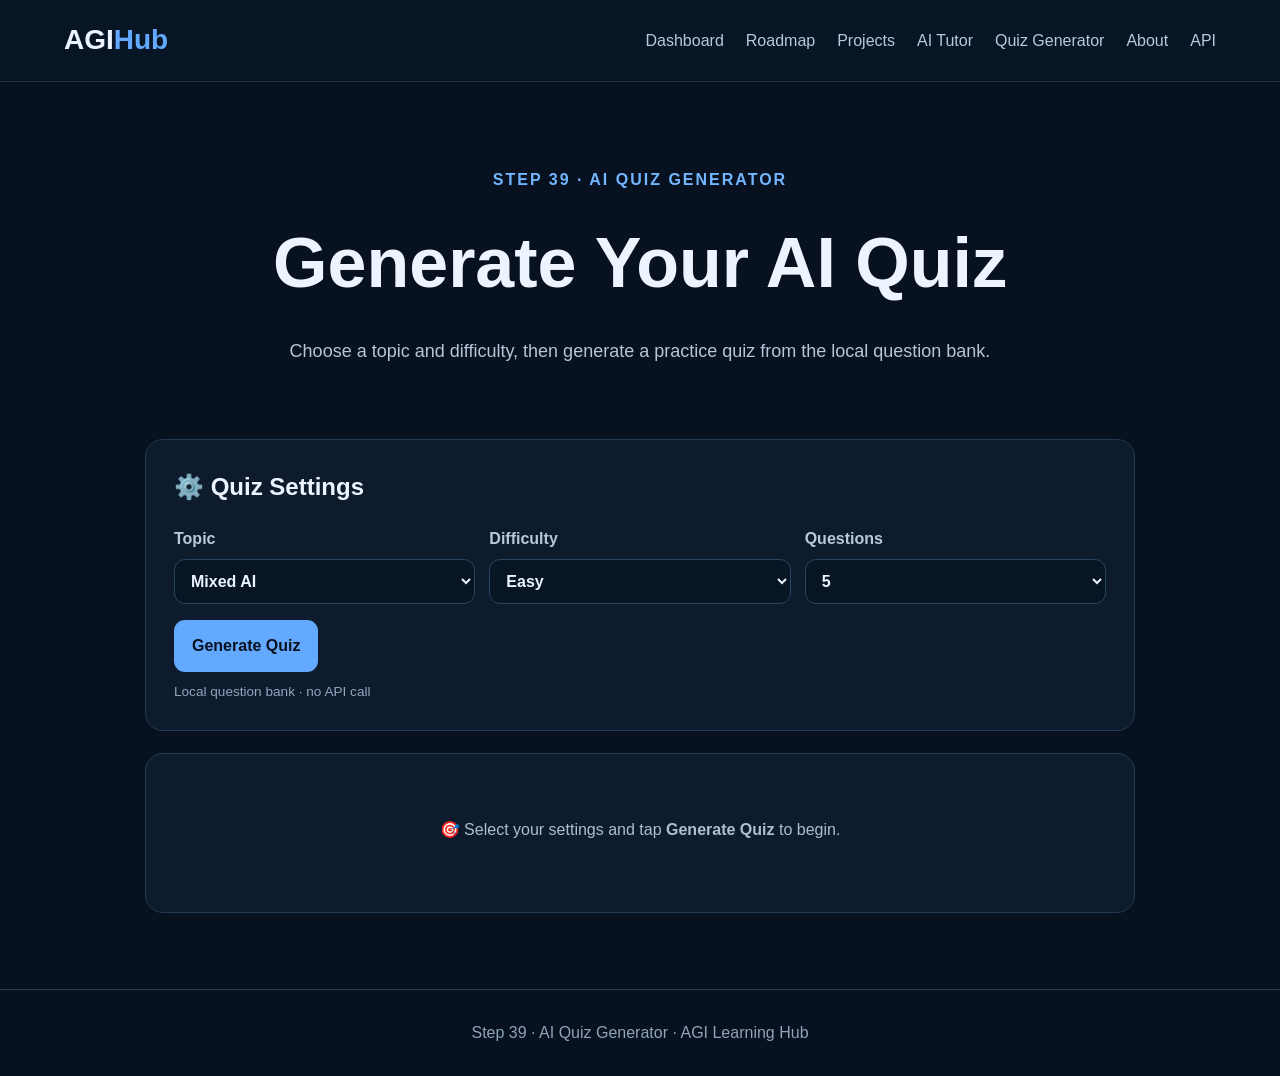
<file: quiz.html>
<!doctype html>
<html lang="en">
<head>
<meta charset="utf-8">
<meta name="viewport" content="width=device-width, initial-scale=1">
<meta name="description" content="AGI Learning Hub AI Quiz Generator — a free local quiz generator demo.">
<title>AGI Learning Hub — AI Quiz Generator</title>
<link rel="stylesheet" href="style.css">
</head>
<body>
<header class="nav">
<a class="brand" href="index.html#top">AGI<span>Hub</span></a>
<button class="menu-toggle" id="menuToggle" type="button" aria-label="Open menu">☰</button>
<nav id="siteNav"><a href="index.html#dashboard">Dashboard</a><a href="index.html#roadmap">Roadmap</a><a href="projects.html">Projects</a><a href="tutor.html">AI Tutor</a><a href="quiz.html">Quiz Generator</a><a href="index.html#about">About</a><a href="api.html">API</a></nav>
</header>
<main class="quiz-generator-page">
<section class="lesson-hero">
<span class="quizgen-kicker">STEP 39 · AI QUIZ GENERATOR</span>
<h1>Generate Your AI Quiz</h1>
<p>Choose a topic and difficulty, then generate a practice quiz from the local question bank.</p>
</section>

<section class="section" style="padding-top:0">
<div class="quizgen-shell">
<div class="quizgen-card">
<h2>⚙️ Quiz Settings</h2>
<div class="quizgen-grid">
<label>Topic<select id="quizTopic"><option value="mixed">Mixed AI</option><option value="ai">AI Fundamentals</option><option value="ml">Machine Learning</option><option value="dl">Deep Learning</option><option value="llm">LLMs</option><option value="rag">RAG</option><option value="agents">AI Agents</option><option value="agi">AGI</option></select></label>
<label>Difficulty<select id="quizDifficulty"><option value="easy">Easy</option><option value="medium">Medium</option><option value="hard">Hard</option></select></label>
<label>Questions<select id="quizCount"><option value="5">5</option><option value="8">8</option><option value="10">10</option></select></label>
</div>
<button id="generateQuiz" class="quizgen-generate" type="button">Generate Quiz</button>
<div id="quizGenStatus" class="quizgen-status">Local question bank · no API call</div>
</div>

<div id="quizArea" class="quizgen-card quizgen-output">
<div class="quizgen-empty">🎯 Select your settings and tap <strong>Generate Quiz</strong> to begin.</div>
</div>
</div>
</section>
</main>
<footer>Step 39 · AI Quiz Generator · AGI Learning Hub</footer>
<script>
const bank={
 ai:[
  ['What is AI primarily concerned with?',['Building systems that perform tasks requiring intelligent behavior','Only storing large datasets','Designing computer hardware','Replacing all software'],0],
  ['Which is an example of AI?',['A rule-based intelligent assistant','A USB cable','A computer monitor','A keyboard'],0],
  ['What is a common AI capability?',['Reasoning or learning from data','Only printing documents','Only increasing storage','Only changing screen brightness'],0]
 ],
 ml:[
  ['What does machine learning allow a model to do?',['Learn patterns from data','Only follow fixed hardware circuits','Avoid using data','Only render graphics'],0],
  ['What does supervised learning use?',['Labeled examples','No examples at all','Only random numbers','Only images without labels'],0],
  ['Why is a test set used?',['To evaluate performance on held-out data','To train the model forever','To increase the file size','To replace the training set'],0],
  ['Which is a classification task?',['Predicting whether an email is spam','Predicting tomorrow’s exact temperature only','Compressing a video','Sorting files by name'],0]
 ],
 dl:[
  ['Deep learning is mainly based on what?',['Multi-layer neural networks','Spreadsheet formulas','Database indexes','Web page layouts'],0],
  ['What is backpropagation used for?',['Computing gradients for learning model parameters','Compressing images','Creating database tables','Opening web pages'],0],
  ['What is an activation function used for?',['Introducing non-linearity into a neural network','Deleting training data','Encrypting a hard drive','Increasing monitor resolution'],0]
 ],
 llm:[
  ['What does LLM stand for?',['Large Language Model','Long Logic Machine','Language Learning Module','Large Linear Memory'],0],
  ['What is a token in an LLM context?',['A unit of text processed by the model','A GPU cable','A database password','A web browser'],0],
  ['Which architecture is central to modern LLMs?',['Transformer','BIOS','File system','Spreadsheet'],0],
  ['What does attention help a transformer do?',['Model relationships between tokens','Increase disk capacity','Install an operating system','Replace the CPU'],0]
 ],
 rag:[
  ['What does RAG stand for?',['Retrieval-Augmented Generation','Random AI Generation','Recursive Agent Graph','Realtime Answer Generator'],0],
  ['What happens first in a typical RAG pipeline?',['Relevant information is retrieved','The final answer is deleted','The GPU is replaced','The user is logged out'],0],
  ['Why are embeddings useful in RAG?',['They represent content as vectors for similarity search','They encrypt every document','They replace the language model','They create user passwords'],0]
 ],
 agents:[
  ['What makes an AI agent different from a simple single response?',['It can use tools and an execution loop to pursue a task','It must always be offline','It cannot use memory','It only generates images'],0],
  ['What is tool calling?',['Allowing a model to invoke an external function or service','Calling a human on the phone','Changing the monitor','Deleting prompts'],0],
  ['Why can memory be useful for agents?',['It can preserve relevant information across interactions','It guarantees perfect reasoning','It removes the need for tools','It prevents evaluation'],0]
 ],
 agi:[
  ['AGI is commonly discussed as what kind of system?',['A system with broad general capabilities across many tasks','A database engine','A graphics format','A network cable'],0],
  ['Which is a commonly discussed AGI research challenge?',['Robust reasoning and planning','Changing keyboard layouts','Increasing screen size','Compressing ZIP files'],0],
  ['What is continual learning?',['Learning or adapting over time without simply resetting the whole system','Deleting all previous knowledge','Only learning once','Only changing the UI'],0]
 ],
 mixed:[]
};
bank.mixed=Object.values(bank).filter((v)=>Array.isArray(v)&&v!==bank.mixed).flat();
let current=[];
const area=document.getElementById('quizArea');
const status=document.getElementById('quizGenStatus');
function shuffle(a){return [...a].sort(()=>Math.random()-0.5);}
function generate(){
 const topic=document.getElementById('quizTopic').value;
 const difficulty=document.getElementById('quizDifficulty').value;
 const count=Number(document.getElementById('quizCount').value);
 const pool=shuffle(bank[topic]);
 current=pool.slice(0,Math.min(count,pool.length));
 if(!current.length){status.textContent='No questions available.';return;}
 AGIUI.success('Quiz generated'); area.innerHTML='<div class="quizgen-head"><div><span>GENERATED QUIZ</span><h2>'+topic.toUpperCase()+' · '+difficulty.toUpperCase()+'</h2></div><div class="quizgen-count">'+current.length+' questions</div></div>' + current.map((q,i)=>'<fieldset class="quizgen-question"><legend>'+ (i+1)+'. '+q[0]+'</legend>'+shuffle(q[1].map((text,j)=>({text,index:j}))).map((o,k)=>'<label class="quizgen-option"><input type="radio" name="q'+i+'" value="'+o.index+'"> '+o.text+'</label>').join('')+'<div class="quizgen-feedback" id="feedback'+i+'"></div></fieldset>').join('') + '<button id="submitQuiz" class="quizgen-submit" type="button">Submit Quiz</button><div id="quizResult" class="quizgen-result"></div>' ;
 document.getElementById('submitQuiz').addEventListener('click',grade);
 status.textContent='Local demo mode · no API call · '+difficulty+' practice';
}
function grade(){
 let score=0; current.forEach((q,i)=>{const picked=document.querySelector('input[name="q'+i+'"]:checked');const box=document.getElementById('feedback'+i); if(picked && Number(picked.value)===q[2]){score++;box.textContent='✓ Correct';box.className='quizgen-feedback correct';}else{box.textContent='✗ Correct answer: '+q[1][q[2]];box.className='quizgen-feedback wrong';}});
 const pct=Math.round(score/current.length*100); const result=document.getElementById('quizResult'); AGIUI.success('Quiz checked'); result.textContent='Score: '+score+'/'+current.length+' ('+pct+'%). Review the explanations above and try another quiz.'; result.classList.add('show'); result.scrollIntoView({behavior:'smooth',block:'nearest'});
}
document.getElementById('generateQuiz').addEventListener('click',generate);
document.getElementById('menuToggle').addEventListener('click',()=>document.getElementById('siteNav').classList.toggle('open'));
</script>
<script src="ui.js"></script>
<script src="script.js"></script>
</body>
</html>
</file>
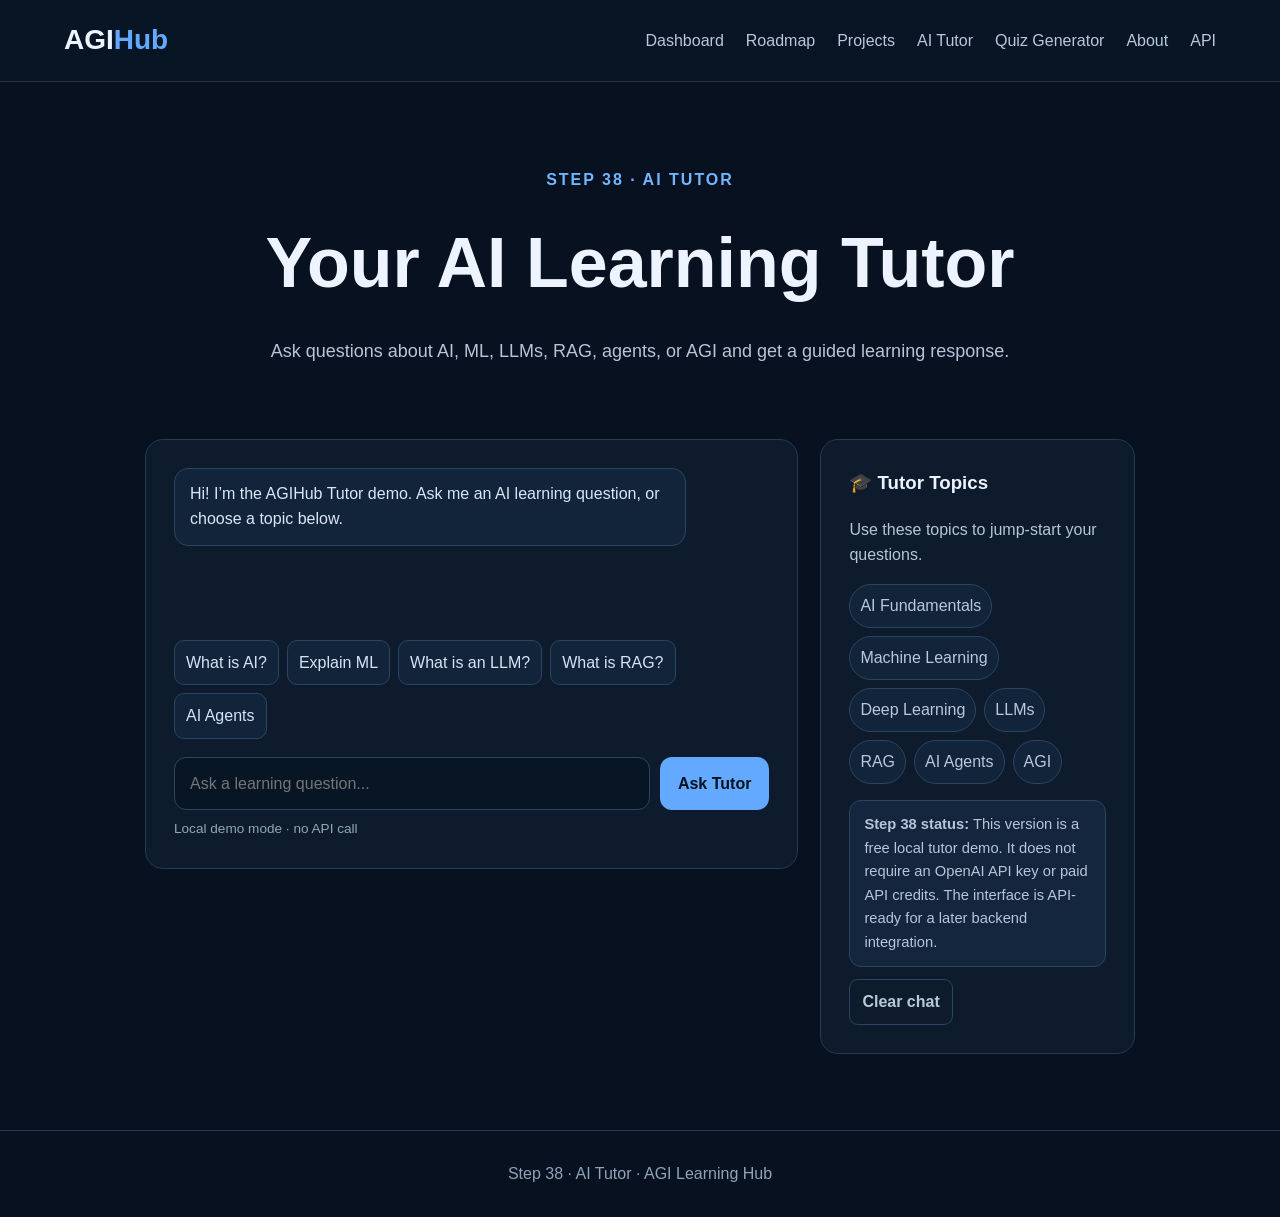
<file: tutor.html>
<!doctype html>
<html lang="en">
<head>
<meta charset="utf-8">
<meta name="viewport" content="width=device-width, initial-scale=1">
<meta name="description" content="AGI Learning Hub AI Tutor — a local API-ready learning assistant demo.">
<title>AGI Learning Hub — AI Tutor</title>
<link rel="stylesheet" href="style.css">
</head>
<body>
<header class="nav">
<a class="brand" href="index.html#top">AGI<span>Hub</span></a>
<button class="menu-toggle" id="menuToggle" type="button" aria-label="Open menu">☰</button>
<nav id="siteNav"><a href="index.html#dashboard">Dashboard</a><a href="index.html#roadmap">Roadmap</a><a href="projects.html">Projects</a><a href="tutor.html">AI Tutor</a><a href="quiz.html">Quiz Generator</a><a href="index.html#about">About</a><a href="api.html">API</a></nav>
</header>
<main class="tutor-page">
<section class="lesson-hero">
<span class="tutor-kicker">STEP 38 · AI TUTOR</span>
<h1>Your AI Learning Tutor</h1>
<p>Ask questions about AI, ML, LLMs, RAG, agents, or AGI and get a guided learning response.</p>
</section>

<section class="section" style="padding-top:0">
<div class="tutor-shell">
<div class="tutor-card tutor-chat">
<div id="tutorMessages" class="tutor-messages" aria-live="polite">
<div class="tutor-msg bot">Hi! I’m the AGIHub Tutor demo. Ask me an AI learning question, or choose a topic below.</div>
</div>
<div class="tutor-suggestions">
<button class="tutor-suggestion" data-question="What is AI?"><span>What is AI?</span></button>
<button class="tutor-suggestion" data-question="Explain machine learning simply."><span>Explain ML</span></button>
<button class="tutor-suggestion" data-question="What is an LLM?"><span>What is an LLM?</span></button>
<button class="tutor-suggestion" data-question="What is RAG?"><span>What is RAG?</span></button>
<button class="tutor-suggestion" data-question="What are AI agents?"><span>AI Agents</span></button>
</div>
<div class="tutor-input-row">
<input id="tutorInput" class="tutor-input" type="text" placeholder="Ask a learning question..." autocomplete="off">
<button id="tutorSend" class="tutor-send" type="button">Ask Tutor</button>
</div>
<div id="tutorStatus" class="tutor-status">Local demo mode · no API call</div>
</div>

<aside class="tutor-card tutor-side">
<h3>🎓 Tutor Topics</h3>
<p>Use these topics to jump-start your questions.</p>
<div class="tutor-topic-list">
<button class="tutor-topic" data-question="Teach me AI fundamentals step by step.">AI Fundamentals</button>
<button class="tutor-topic" data-question="Teach me supervised and unsupervised learning.">Machine Learning</button>
<button class="tutor-topic" data-question="Explain neural networks and deep learning.">Deep Learning</button>
<button class="tutor-topic" data-question="Explain transformers and LLMs.">LLMs</button>
<button class="tutor-topic" data-question="Explain retrieval augmented generation.">RAG</button>
<button class="tutor-topic" data-question="Explain how an AI agent works.">AI Agents</button>
<button class="tutor-topic" data-question="Explain AGI and the major research challenges.">AGI</button>
</div>
<div class="tutor-note"><strong>Step 38 status:</strong> This version is a free local tutor demo. It does not require an OpenAI API key or paid API credits. The interface is API-ready for a later backend integration.</div>
<button id="tutorClear" class="tutor-clear" type="button">Clear chat</button>
</aside>
</div>
</section>
</main>
<footer>Step 38 · AI Tutor · AGI Learning Hub</footer>
<script>
const messages = document.getElementById('tutorMessages');
const input = document.getElementById('tutorInput');
const send = document.getElementById('tutorSend');
const status = document.getElementById('tutorStatus');
const clearBtn = document.getElementById('tutorClear');

function addMessage(text, type){
  const el=document.createElement('div');
  el.className='tutor-msg '+type;
  el.textContent=text;
  messages.appendChild(el);
  messages.scrollTop=messages.scrollHeight;
}

function tutorReply(q){
  const x=q.toLowerCase();
  if(x.includes('what is ai') || x.includes('artificial intelligence')) return 'AI is the field of building systems that can perform tasks that normally require human-like capabilities such as perception, reasoning, learning, planning, and language use. Start with AI fundamentals, then learn ML and deep learning.';
  if(x.includes('machine learning') || x.includes('supervised') || x.includes('unsupervised') || x.includes('ml')) return 'Machine learning lets a system learn patterns from data instead of relying only on hand-written rules. Supervised learning uses labeled examples; unsupervised learning looks for structure in unlabeled data. A useful next step is training vs testing data and model evaluation.';
  if(x.includes('llm') || x.includes('transformer')) return 'An LLM is a language model trained on large amounts of text to predict and generate tokens. Modern LLMs commonly use transformer architectures. Learn tokens → embeddings → attention → transformers → pretraining → instruction tuning → evaluation.';
  if(x.includes('rag') || x.includes('retrieval')) return 'RAG combines retrieval with generation: first retrieve relevant information from a knowledge source, then provide that context to a language model to produce an answer. Typical pieces are chunking, embeddings, vector search, retrieval, prompt construction, and evaluation.';
  if(x.includes('agent')) return 'An AI agent is a system that can use a model together with tools, memory, planning, and an execution loop to accomplish a task. A practical learning path is tool calling → memory → planning → evaluation → multi-agent workflows.';
  if(x.includes('agi') || x.includes('general intelligence')) return 'AGI is commonly used for a hypothetical AI system with broad, general capabilities across many tasks rather than narrow specialization. Research challenges often discussed include robust reasoning, planning, memory, continual learning, world models, transfer, autonomy, and safety.';
  if(x.includes('deep learning') || x.includes('neural network')) return 'Deep learning uses multi-layer neural networks to learn representations from data. Start with tensors and datasets, then neural-network basics, backpropagation, optimization, CNNs, sequence models, and transformers.';
  return 'Good question. For the current free tutor demo, try asking about AI, machine learning, deep learning, LLMs, RAG, AI agents, or AGI. Step 38 is designed so a real model API can be connected later without changing the overall tutor UI.';
}

function ask(question){
  const q=(question||'').trim();
  if(!q) return;
  addMessage(q,'user');
  input.value='';
  status.textContent='Generating local tutor response...';
  setTimeout(()=>{ addMessage(tutorReply(q),'bot'); status.textContent='Local demo mode · no API call'; },250);
}

send.addEventListener('click',()=>ask(input.value));
input.addEventListener('keydown',e=>{if(e.key==='Enter') ask(input.value);});
document.querySelectorAll('[data-question]').forEach(btn=>btn.addEventListener('click',()=>ask(btn.dataset.question)));
clearBtn.addEventListener('click',()=>{messages.innerHTML='<div class="tutor-msg bot">Chat cleared. Ask me a new AI learning question.</div>';status.textContent='Local demo mode · no API call';});

document.getElementById('menuToggle').addEventListener('click',()=>document.getElementById('siteNav').classList.toggle('open'));
</script>
<script src="ui.js"></script>
<script src="script.js"></script>
</body>
</html>
</file>
<file: style.css>
*{box-sizing:border-box}html{scroll-behavior:smooth}body{margin:0;background:#07111f;color:#eef4ff;font-family:Arial,sans-serif;line-height:1.6}
a{text-decoration:none;color:inherit}.nav{position:sticky;top:0;z-index:10;display:flex;justify-content:space-between;align-items:center;padding:18px 7%;background:#081525;border-bottom:1px solid #20334b}.brand{font-size:28px;font-weight:800}.brand span{color:#63a9ff}.nav nav{display:flex;gap:24px;color:#b9c8da}.back{color:#9fc8ff}
main{max-width:1250px;margin:auto}.hero{text-align:center;padding:95px 7% 80px;background:radial-gradient(circle at 50% 15%,#17385f,#07111f 62%)}.hero>span,.lesson-hero>span,.heading>span{color:#72b6ff;font-weight:800;letter-spacing:2px}.hero h1{font-size:clamp(52px,9vw,90px);line-height:1.02;margin:18px 0}.hero em{color:#63a9ff;font-style:normal}.hero p{max-width:720px;margin:0 auto 30px;color:#b6c5d8;font-size:18px}.btn{display:inline-block;background:#63a9ff;color:#07111f;padding:14px 22px;border-radius:10px;font-weight:800}
.section{padding:75px 7%}.heading{text-align:center;max-width:760px;margin:0 auto 40px}.heading h2{font-size:clamp(32px,5vw,52px);margin:10px 0}.heading p{color:#aebdd0}.day-grid{display:grid;grid-template-columns:repeat(4,1fr);gap:15px}.day-card{display:block;padding:20px;background:#0d1b2d;border:1px solid #243a55;border-radius:14px;transition:.2s}.day-card:hover{transform:translateY(-2px);border-color:#4b79a7}.day-card span{color:#6fb5ff;font-size:13px;font-weight:800;letter-spacing:1px}.day-card h3{font-size:18px;margin:10px 0}.day-card small{color:#91a6bd}.about{padding-bottom:100px}footer{text-align:center;padding:30px;border-top:1px solid #243a55;color:#8fa3ba}
.lesson-page{max-width:900px}.lesson-hero{text-align:center;padding:85px 7% 55px}.lesson-hero h1{font-size:clamp(40px,7vw,70px);margin:15px 0}.lesson-hero p{color:#b6c5d8;font-size:18px}.content-card{margin:0 7% 80px;padding:32px;background:#0d1b2d;border:1px solid #243a55;border-radius:18px}.content-card h2{margin-top:28px}.content-card h2:first-child{margin-top:0}.content-card p,.content-card li{color:#b6c5d8}.complete{padding:13px 22px;border-radius:10px;border:1px solid #426384;background:transparent;color:#eef4ff;font-weight:800;cursor:pointer}.complete.done{background:#63a9ff;color:#07111f}
@media(max-width:950px){.day-grid{grid-template-columns:repeat(3,1fr)}}@media(max-width:650px){.nav nav{display:none}.day-grid{grid-template-columns:1fr 1fr}.hero{padding-top:65px}}@media(max-width:430px){.day-grid{grid-template-columns:1fr}.section{padding-top:55px}.content-card{margin-left:5%;margin-right:5%}}

.category-panel{display:flex;flex-wrap:wrap;justify-content:center;gap:10px;margin:0 auto 18px;max-width:1050px}.category-btn{border:1px solid #294562;background:#0d1b2d;color:#b9c8da;padding:10px 14px;border-radius:999px;font-weight:700;cursor:pointer;transition:.2s}.category-btn:hover{border-color:#63a9ff;color:#eef4ff;transform:translateY(-1px)}.category-btn.active{background:#63a9ff;color:#07111f;border-color:#63a9ff}.category-status{text-align:center;color:#91a6bd;margin:0 auto 24px;font-size:14px}.day-card.hidden{display:none}
@media(max-width:650px){.category-panel{justify-content:flex-start}.category-btn{font-size:13px;padding:9px 12px}}


/* Step 22 — Roadmap Search */
.search-panel{margin:24px 0 18px;padding:18px;border:1px solid rgba(120,130,160,.22);border-radius:18px;background:rgba(255,255,255,.04)}
.search-panel label{display:block;font-weight:700;margin-bottom:10px}
.search-row{display:flex;gap:10px;align-items:center}
.search-row input{flex:1;min-width:0;padding:13px 15px;border-radius:12px;border:1px solid rgba(120,130,160,.3);background:rgba(0,0,0,.12);color:inherit;font:inherit;outline:none}
.search-row input:focus{border-color:#7c8cff;box-shadow:0 0 0 3px rgba(124,140,255,.15)}
.search-row button{padding:13px 16px;border:0;border-radius:12px;background:#202638;color:#fff;font:inherit;font-weight:700;cursor:pointer}
.search-status{margin-top:9px;font-size:.9rem;opacity:.72}
.day-card.hidden{display:none!important}
.no-results{display:none;padding:22px;text-align:center;border:1px dashed rgba(120,130,160,.35);border-radius:16px;opacity:.75}
@media(max-width:600px){.search-row{flex-direction:column;align-items:stretch}.search-row button{width:100%}}

/* Step 22.1 mobile menu fix */
.menu-toggle{display:none;border:1px solid #294562;background:#0d1b2d;color:#eef4ff;border-radius:10px;padding:8px 11px;font-size:20px;cursor:pointer}
@media(max-width:650px){.nav{position:sticky}.menu-toggle{display:block}.nav nav{display:none;position:absolute;top:100%;right:5%;left:5%;padding:12px;background:#081525;border:1px solid #20334b;border-radius:12px;flex-direction:column;gap:4px;box-shadow:0 10px 30px rgba(0,0,0,.35)}.nav nav.open{display:flex}.nav nav a{padding:12px;border-radius:8px}.nav nav a:hover{background:#0d1b2d}}


/* Step 23 — Progress Tracking */
.progress-panel{margin:24px 0 18px;padding:22px;border:1px solid #294562;border-radius:18px;background:linear-gradient(145deg,rgba(99,169,255,.10),rgba(255,255,255,.035));}
.progress-head{display:flex;align-items:flex-start;justify-content:space-between;gap:16px}
.progress-kicker{color:#72b6ff;font-size:12px;font-weight:800;letter-spacing:1.6px}
.progress-head h3{margin:5px 0 0;font-size:22px}
#progressPercent{font-size:30px;color:#63a9ff;line-height:1}
.progress-track{height:12px;margin:18px 0 14px;border-radius:999px;background:#0a1625;overflow:hidden;border:1px solid #243a55}
.progress-bar{height:100%;width:0%;border-radius:999px;background:#63a9ff;transition:width .25s ease}
.progress-stats{display:flex;align-items:center;justify-content:space-between;gap:12px;color:#9fb1c5;font-size:14px}
.progress-stats b{color:#eef4ff}
#resetProgress{border:1px solid #294562;background:#0d1b2d;color:#b9c8da;border-radius:9px;padding:8px 11px;font-weight:700;cursor:pointer}
#resetProgress:hover{border-color:#63a9ff;color:#eef4ff}
.day-card.completed{border-color:#63a9ff;background:linear-gradient(145deg,#102641,#0d1b2d)}
.day-card.completed::after{content:"✓ Completed";display:inline-block;margin-top:12px;padding:4px 8px;border-radius:999px;background:#63a9ff;color:#07111f;font-size:11px;font-weight:800}
@media(max-width:600px){.progress-head h3{font-size:18px}.progress-stats{flex-wrap:wrap}.progress-stats span{width:calc(50% - 6px)}#resetProgress{width:100%}}

/* Step 24 — Completion and lesson navigation */
.completion-status{margin:14px 0 10px;padding:10px 12px;border-radius:10px;background:rgba(255,255,255,.04);color:#aebbd0;font-size:.92rem}
.completion-status.is-complete{color:#8fe0b5;background:rgba(56,180,115,.10)}
.complete.done{background:#2f9e68}
.lesson-nav{display:flex;justify-content:space-between;align-items:center;gap:12px;margin-top:22px;flex-wrap:wrap}
.lesson-nav a,.lesson-nav .nav-disabled{padding:10px 14px;border-radius:10px;text-decoration:none}
.lesson-nav a{color:inherit;background:rgba(255,255,255,.06)}
.lesson-nav .nav-disabled{opacity:.45}

/* Step 25 — Quiz UI */
.quiz-card{margin:0 7% 34px;padding:30px;background:#0d1b2d;border:1px solid #294562;border-radius:18px}
.quiz-kicker{color:#72b6ff;font-size:12px;font-weight:800;letter-spacing:1.6px}
.quiz-card h2{margin:6px 0 8px}.quiz-card>p{color:#aebdd0}
.quiz-question{margin:20px 0;padding:18px;border:1px solid #243a55;border-radius:14px;min-width:0}
.quiz-question legend{padding:0 6px;font-weight:800}.quiz-option{display:block;margin:10px 0;padding:11px 12px;border-radius:10px;background:rgba(255,255,255,.035);cursor:pointer;color:#c4d0df}
.quiz-option:hover{background:rgba(99,169,255,.08)}.quiz-option input{margin-right:8px;accent-color:#63a9ff}
.quiz-question.quiz-correct{border-color:#2f9e68}.quiz-question.quiz-wrong{border-color:#9a5360}
.quiz-submit{padding:13px 20px;border:0;border-radius:10px;background:#63a9ff;color:#07111f;font-weight:800;cursor:pointer}
.quiz-result{display:none;margin-top:16px;padding:12px 14px;border-radius:10px;background:rgba(99,169,255,.08);color:#dbe9f8}.quiz-result.show{display:block}
@media(max-width:650px){.quiz-card{margin-left:5%;margin-right:5%;padding:22px}.quiz-question{padding:14px}}


/* Step 27 — Notes */
.notes-card textarea {
  width: 100%;
  min-height: 170px;
  box-sizing: border-box;
  padding: 14px;
  border: 1px solid #d7dce5;
  border-radius: 12px;
  resize: vertical;
  font: inherit;
  line-height: 1.55;
  background: #fff;
  color: #1f2937;
}
.notes-actions {
  display: flex;
  align-items: center;
  gap: 10px;
  flex-wrap: wrap;
  margin-top: 12px;
}
.notes-actions button { cursor: pointer; }
.notes-actions #notesStatus { font-size: .9rem; opacity: .8; }
@media (max-width: 600px) {
  .notes-actions { align-items: stretch; }
  .notes-actions button { width: 100%; }
}

.dashboard-grid{display:grid;grid-template-columns:repeat(4,minmax(0,1fr));gap:14px;margin:20px 0}.dashboard-grid .content-card{margin:0}.dashboard-grid strong{display:block;font-size:2rem;margin-top:8px}.dashboard-summary{margin-top:14px}.dashboard-section{scroll-margin-top:80px}@media(max-width:760px){.dashboard-grid{grid-template-columns:repeat(2,minmax(0,1fr))}}


/* Step 30 — Projects */
.project-grid{display:grid;grid-template-columns:repeat(auto-fit,minmax(220px,1fr));gap:18px;margin-top:22px}
.project-card{display:block;text-decoration:none;color:#eef4ff;background:#0d1b2d;border:1px solid #243a55;border-radius:18px;padding:22px;box-shadow:0 8px 24px rgba(0,0,0,.12);transition:transform .18s ease,box-shadow .18s ease,border-color .18s ease}
.project-card:hover{transform:translateY(-3px);box-shadow:0 12px 30px rgba(0,0,0,.22);border-color:#426384}
.project-card span{font-size:12px;font-weight:800;letter-spacing:.08em;color:#72b6ff}
.project-card h3{margin:10px 0 8px;font-size:20px}
.project-card p{margin:0;line-height:1.55;color:#b6c5d8}

/* Step 31 — Beginner Projects */
.beginner-list{display:grid;gap:18px;margin-top:24px}.beginner-project{background:#0d1b2d;border:1px solid #243a55;border-radius:18px;padding:24px}.beginner-project h3{margin:0 0 8px;color:#eef4ff}.beginner-project p,.beginner-project li{color:#b6c5d8;line-height:1.6}.beginner-meta{display:flex;flex-wrap:wrap;gap:8px;margin:12px 0}.beginner-meta span{padding:6px 10px;border-radius:999px;background:#12243a;border:1px solid #294562;color:#9fc9f8;font-size:12px;font-weight:700}.project-steps{margin:12px 0 0;padding-left:20px}.project-link{display:inline-block;margin-top:14px;padding:10px 14px;border-radius:10px;border:1px solid #426384;color:#eef4ff;text-decoration:none;font-weight:800}.project-link:hover{background:#12243a}


/* Step 38 — AI Tutor */
.tutor-page{max-width:1100px;margin:0 auto}.tutor-shell{display:grid;grid-template-columns:1.35fr .65fr;gap:22px;align-items:start}.tutor-card{background:#0d1b2d;border:1px solid #243a55;border-radius:18px;padding:24px}.tutor-chat{min-height:430px;display:flex;flex-direction:column}.tutor-messages{flex:1;display:flex;flex-direction:column;gap:12px;overflow:auto;margin-bottom:18px}.tutor-msg{max-width:86%;padding:13px 15px;border-radius:14px;line-height:1.55}.tutor-msg.bot{align-self:flex-start;background:#12243a;border:1px solid #294562;color:#d9e7f7}.tutor-msg.user{align-self:flex-end;background:#63a9ff;color:#07111f;font-weight:650}.tutor-input-row{display:flex;gap:10px}.tutor-input{flex:1;min-width:0;padding:13px 15px;border-radius:12px;border:1px solid #294562;background:#081525;color:#eef4ff;font:inherit;outline:none}.tutor-input:focus{border-color:#63a9ff;box-shadow:0 0 0 3px rgba(99,169,255,.12)}.tutor-send{padding:13px 18px;border:0;border-radius:12px;background:#63a9ff;color:#07111f;font-weight:800;cursor:pointer}.tutor-side h3{margin-top:0}.tutor-side p,.tutor-side li{color:#b6c5d8;line-height:1.6}.tutor-topic-list{display:flex;flex-wrap:wrap;gap:8px;margin-top:14px}.tutor-topic{padding:8px 10px;border-radius:999px;border:1px solid #294562;background:#12243a;color:#b9c8da;cursor:pointer;font:inherit}.tutor-topic:hover{border-color:#63a9ff;color:#eef4ff}.tutor-note{margin-top:16px;padding:12px 14px;border-radius:12px;background:rgba(99,169,255,.08);border:1px solid #294562;color:#b6c5d8;font-size:.92rem}.tutor-clear{margin-top:12px;padding:9px 12px;border:1px solid #294562;background:#0d1b2d;color:#b9c8da;border-radius:9px;font-weight:700;cursor:pointer}.tutor-kicker{color:#72b6ff;font-weight:800;letter-spacing:2px}.tutor-suggestions{display:flex;flex-wrap:wrap;gap:8px;margin:12px 0 18px}.tutor-suggestion{padding:9px 11px;border-radius:10px;border:1px solid #294562;background:#12243a;color:#d5e4f5;cursor:pointer;font:inherit}.tutor-suggestion:hover{border-color:#63a9ff}.tutor-status{font-size:.85rem;color:#91a6bd;margin-top:8px}.tutor-code{font-family:ui-monospace,SFMono-Regular,Menlo,monospace;background:#081525;padding:2px 5px;border-radius:5px}@media(max-width:800px){.tutor-shell{grid-template-columns:1fr}}@media(max-width:520px){.tutor-input-row{flex-direction:column}.tutor-send{width:100%}.tutor-card{padding:18px}}

/* Step 39 — AI Quiz Generator */
.quiz-generator-page{max-width:1100px;margin:0 auto}.quizgen-shell{display:grid;gap:22px}.quizgen-card{background:#0d1b2d;border:1px solid #243a55;border-radius:18px;padding:24px}.quizgen-card h2{margin-top:0}.quizgen-kicker,.quizgen-head>div>span{color:#72b6ff;font-weight:800;letter-spacing:2px}.quizgen-grid{display:grid;grid-template-columns:repeat(3,1fr);gap:14px}.quizgen-grid label{display:grid;gap:7px;color:#b9c8da;font-weight:700}.quizgen-grid select{width:100%;padding:12px;border-radius:11px;border:1px solid #294562;background:#081525;color:#eef4ff;font:inherit}.quizgen-generate,.quizgen-submit{margin-top:16px;padding:13px 18px;border:0;border-radius:11px;background:#63a9ff;color:#07111f;font-weight:800;cursor:pointer}.quizgen-status{margin-top:9px;color:#91a6bd;font-size:.85rem}.quizgen-output{min-height:160px}.quizgen-empty{text-align:center;color:#aebdd0;padding:35px 10px}.quizgen-head{display:flex;justify-content:space-between;gap:15px;align-items:center;margin-bottom:18px}.quizgen-head h2{margin:5px 0 0}.quizgen-count{padding:7px 10px;border-radius:999px;background:#12243a;border:1px solid #294562;color:#9fc9f8;font-size:12px;font-weight:800}.quizgen-question{margin:16px 0;padding:18px;border:1px solid #243a55;border-radius:14px}.quizgen-question legend{padding:0 6px;font-weight:800}.quizgen-option{display:block;margin:9px 0;padding:11px 12px;border-radius:10px;background:rgba(255,255,255,.035);color:#c4d0df;cursor:pointer}.quizgen-option:hover{background:rgba(99,169,255,.08)}.quizgen-option input{margin-right:8px;accent-color:#63a9ff}.quizgen-feedback{margin-top:9px;font-size:.9rem}.quizgen-feedback.correct{color:#8fe0b5}.quizgen-feedback.wrong{color:#ffb2b9}.quizgen-result{display:none;margin-top:16px;padding:13px 15px;border-radius:11px;background:rgba(99,169,255,.08);color:#dbe9f8}.quizgen-result.show{display:block}@media(max-width:650px){.quizgen-grid{grid-template-columns:1fr}.quizgen-card{padding:18px}.quizgen-head{align-items:flex-start;flex-direction:column}.quizgen-count{align-self:flex-start}}

/* Step 41 — API Integration */
.api-badge{display:inline-block;margin-top:12px;padding:7px 11px;border:1px solid #294562;border-radius:999px;background:rgba(99,169,255,.10);color:#72b6ff;font-size:12px;font-weight:800;letter-spacing:1px}
code{color:#9fc8ff;background:rgba(99,169,255,.08);padding:2px 5px;border-radius:5px}

/* STEP 42 — Loading + Error Handling */
#agi-ui-status{position:fixed;left:50%;bottom:22px;transform:translate(-50%,20px);opacity:0;pointer-events:none;z-index:9999;display:flex;align-items:center;gap:10px;padding:12px 16px;border:1px solid rgba(80,150,255,.35);border-radius:14px;background:#0b1530;color:#eef5ff;box-shadow:0 12px 35px rgba(0,0,0,.35);font-size:14px;transition:.2s ease}
#agi-ui-status.show{opacity:1;transform:translate(-50%,0)}
#agi-ui-status.error{border-color:rgba(255,120,120,.55)}
#agi-ui-status.success{border-color:rgba(100,220,160,.45)}
#agi-ui-icon{font-size:16px}
button[aria-busy="true"]{opacity:.7;cursor:wait}


/* STEP 43 — MOBILE OPTIMIZATION */
html{overflow-x:hidden}
body{min-width:0;overflow-x:hidden}
img,video,iframe{max-width:100%;height:auto}
button,.btn,input,select,textarea{font:inherit}
button,.btn{min-height:44px}
input,select,textarea{max-width:100%;font-size:16px}
.content-card,.card,.assistant-grid,.quiz-card,.output{min-width:0}
pre,code{max-width:100%;overflow-x:auto;white-space:pre-wrap;overflow-wrap:anywhere}
table{display:block;max-width:100%;overflow-x:auto}
.container{width:min(1180px,92%);margin-inline:auto}
.site-header{position:sticky;top:0;z-index:20;background:#081525;border-bottom:1px solid #20334b}
.nav-wrap{min-height:68px;display:flex;align-items:center;justify-content:space-between;gap:16px}
.nav-links{display:flex;align-items:center;gap:18px;flex-wrap:wrap}
.assistant-grid{display:grid;grid-template-columns:repeat(2,minmax(0,1fr));gap:20px}
.card{background:#0d1b2d;border:1px solid #243a55;border-radius:18px;padding:24px}
.card select,.card input,.card textarea{width:100%;margin:8px 0 16px;padding:12px;border-radius:10px;border:1px solid #314a66;background:#081525;color:#eef4ff}
.output{margin-top:16px}
@media(max-width:800px){
  .section{padding:55px 5%}
  .hero{padding:60px 5% 55px}
  .nav{padding:14px 5%}
  .nav nav{gap:14px}
  .assistant-grid{grid-template-columns:1fr}
  .content-card{margin-inline:5%;padding:24px}
}
@media(max-width:650px){
  .nav-wrap{min-height:60px}
  .nav-links{gap:10px;justify-content:flex-end}
  .nav-links a{padding:8px 6px;font-size:14px}
  .nav nav{display:none}
  .hero h1{font-size:clamp(38px,12vw,58px)}
  .hero p,.lesson-hero p{font-size:16px}
  .section{padding:45px 5%}
  .heading{margin-bottom:28px}
  .heading h2{font-size:clamp(28px,8vw,40px)}
  .content-card,.card{padding:20px;border-radius:14px}
  .day-grid{grid-template-columns:1fr}
  .project-grid{grid-template-columns:1fr!important}
  .beginner-list{grid-template-columns:1fr!important}
  .notes-actions{display:grid;grid-template-columns:1fr;gap:10px}
  .btn,.primary-btn,.secondary-btn,.complete{width:100%;justify-content:center}
}
@media(max-width:430px){
  .brand{font-size:24px}
  .hero{padding-top:48px}
  .hero h1{font-size:36px}
  .hero p{font-size:15px}
  .content-card,.card{padding:16px}
  .nav-links a{font-size:13px}
}
@media(hover:none){
  .day-card:hover{transform:none}
  button,.btn,.day-card,.project-card{touch-action:manipulation}
}

.mobile-only{display:none;background:transparent;color:#eef4ff;border:1px solid #314a66;border-radius:10px;padding:8px 12px;cursor:pointer}
@media(max-width:650px){.mobile-only{display:inline-flex;align-items:center;justify-content:center}.nav-links{display:none}.nav-links.mobile-open{display:flex;position:absolute;top:60px;left:0;right:0;padding:14px 5%;background:#081525;border-bottom:1px solid #20334b;flex-direction:column;align-items:stretch}.nav-links.mobile-open a{display:block;padding:12px 8px}}

/* STEP 44 — DESKTOP OPTIMIZATION */
@media(min-width:1001px){
  body{font-size:16px}
  .nav{padding:18px 5%;}
  .nav nav{display:flex;align-items:center;gap:22px}
  .hero{max-width:1180px;margin:0 auto;padding:92px 5% 78px}
  .hero h1{max-width:900px;font-size:clamp(58px,6vw,86px);line-height:1.02}
  .hero p{max-width:760px;font-size:18px}
  .section{max-width:1180px;margin-inline:auto;padding:76px 5%}
  .heading{max-width:820px}
  .heading h2{font-size:clamp(38px,4vw,54px)}
  .day-grid{grid-template-columns:repeat(4,minmax(0,1fr))}
  .project-grid{grid-template-columns:repeat(4,minmax(0,1fr))}
  .beginner-list{grid-template-columns:repeat(2,minmax(0,1fr))}
  .dashboard-grid{grid-template-columns:repeat(4,minmax(0,1fr))}
  .tutor-shell{grid-template-columns:minmax(0,1.35fr) minmax(280px,.65fr)}
  .quizgen-grid{grid-template-columns:repeat(3,minmax(0,1fr))}
  .assistant-grid{grid-template-columns:repeat(2,minmax(0,1fr))}
  .content-card,.card,.tutor-card,.quizgen-card{padding:28px}
  .day-card,.project-card,.beginner-project{transition:transform .18s ease,border-color .18s ease,box-shadow .18s ease}
  .day-card:hover,.project-card:hover,.beginner-project:hover{transform:translateY(-3px);border-color:#426384;box-shadow:0 14px 34px rgba(0,0,0,.22)}
  pre{max-height:520px;overflow:auto}
  .search-panel,.progress-panel{max-width:100%}
}
@media(min-width:1400px){
  .section{padding-left:4%;padding-right:4%}
  .hero{padding-left:4%;padding-right:4%}
  .day-grid{grid-template-columns:repeat(5,minmax(0,1fr))}
  .project-grid{grid-template-columns:repeat(4,minmax(0,1fr))}
}

/* Desktop usability: keep long controls readable without stretching the whole page */
@media(min-width:801px){
  .search-row{display:flex;gap:12px;align-items:center}
  .search-row input{flex:1;min-width:0}
  .notes-actions{display:flex;flex-wrap:wrap;gap:10px}
  .notes-actions>*{width:auto}
  .tutor-input-row{align-items:stretch}
}


/* STEP 45 — Browser Compatibility */
*, *::before, *::after { box-sizing: border-box; }
html { -webkit-text-size-adjust: 100%; text-size-adjust: 100%; scroll-behavior: smooth; }
body { margin: 0; -webkit-font-smoothing: antialiased; -moz-osx-font-smoothing: grayscale; }
img, video, svg, canvas { max-width: 100%; height: auto; }
button, input, textarea, select { font: inherit; }
button, a { -webkit-tap-highlight-color: transparent; }
input, textarea, select { max-width: 100%; }

/* Safer focus styles across browsers */
:focus-visible { outline: 2px solid currentColor; outline-offset: 3px; }

/* Avoid relying on newer viewport units */
.hero { min-height: 70vh; min-height: 70svh; }

/* Fallback for browsers without backdrop-filter */
@supports not ((backdrop-filter: blur(1px)) or (-webkit-backdrop-filter: blur(1px))) {
  .nav { background: #08111f; }
}

/* Respect reduced-motion preferences */
@media (prefers-reduced-motion: reduce) {
  html { scroll-behavior: auto; }
  *, *::before, *::after { animation-duration: 0.01ms !important; animation-iteration-count: 1 !important; transition-duration: 0.01ms !important; }
}

/* Prevent horizontal overflow from long text/code */
pre, code { max-width: 100%; overflow-wrap: anywhere; }


/* Step 46 - Bug Fixing: defensive UI defaults and safe overflow handling */
html { overflow-x: hidden; }
body { min-height: 100vh; }
button, a, input, select, textarea { -webkit-tap-highlight-color: transparent; }
button:disabled { cursor: not-allowed; opacity: .65; }
img, video, iframe { max-width: 100%; }
textarea { resize: vertical; }
</file>
